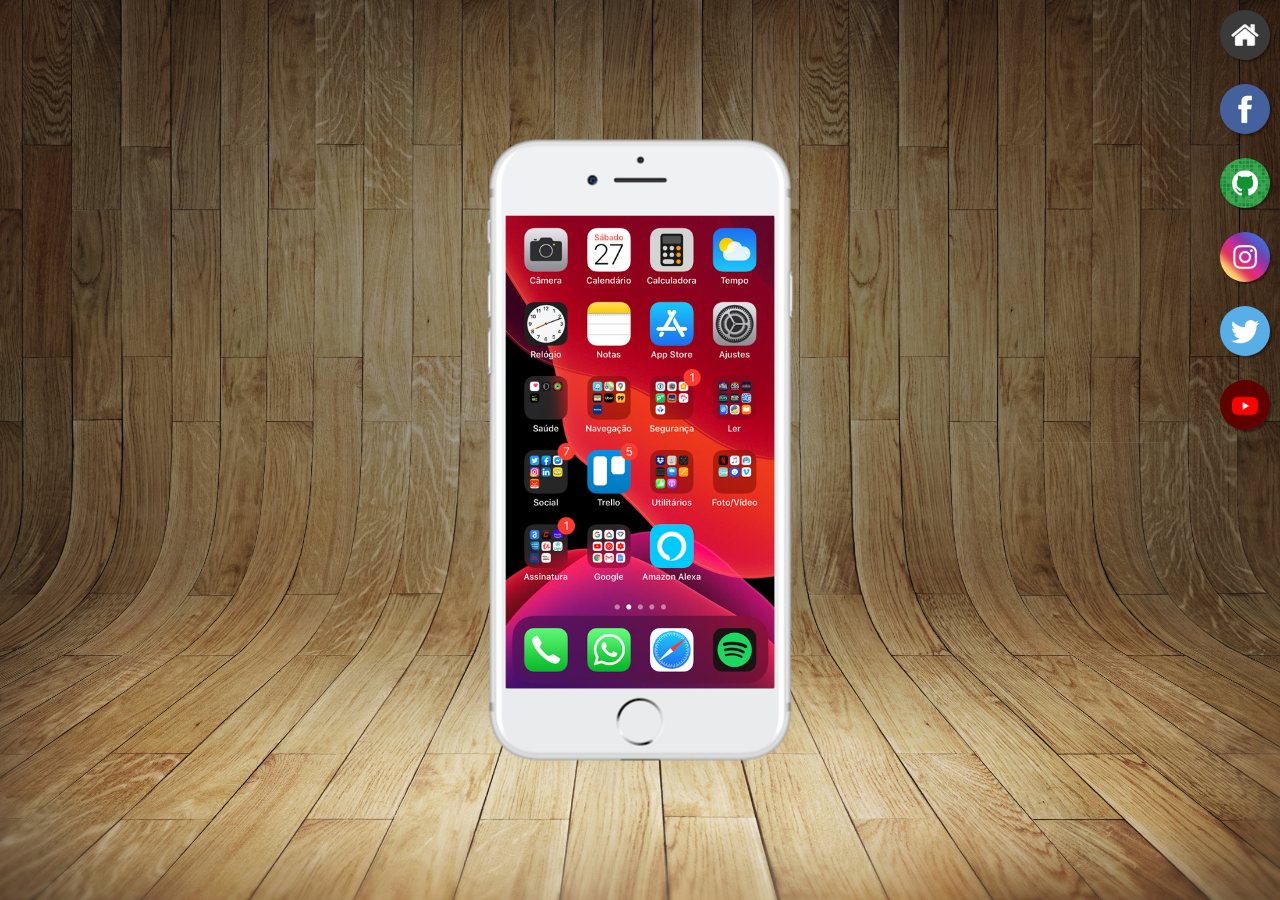
<file: index.html>
<!DOCTYPE html>
<html lang="pt-br">
<head>
    <meta charset="UTF-8">
    <meta http-equiv="X-UA-Compatible" content="IE=edge">
    <meta name="viewport" content="width=device-width, initial-scale=1.0">
    <title>Página celular</title>
    <link rel="shortcut icon" href="imagens/favicon.ico" type="image/x-icon">
    <link rel="stylesheet" href="estilos/style.css">
</head>
<body>
    <main>
        <section id="telefone">

            <iframe src="home.html" name="tela" id="tela" frameborder="0"></iframe>

        </section>
        <section id="redessociais">

            <a href="home.html" target="tela"><img src="imagens/logo-home.jpg" alt=""></a>
            <br>
            <a href="facebook.html" target="tela"><img src="imagens/logo-facebook.jpg" alt=""></a>
            <br>
            <a href="github.html" target="tela"><img src="imagens/logo-github.jpg" alt=""></a>
            <br>
            <a href="instagram.html" target="tela"><img src="imagens/logo-instagram.jpg" alt=""></a>
            <br>
            <a href="twitter.html" target="tela"><img src="imagens/logo-twitter.jpg" alt=""></a>
            <br>
            <a href="youtube.html" target="tela"><img src="imagens/logo-youtube.jpg" alt=""></a>

        </section>
    </main>
</body>
</html>
</file>
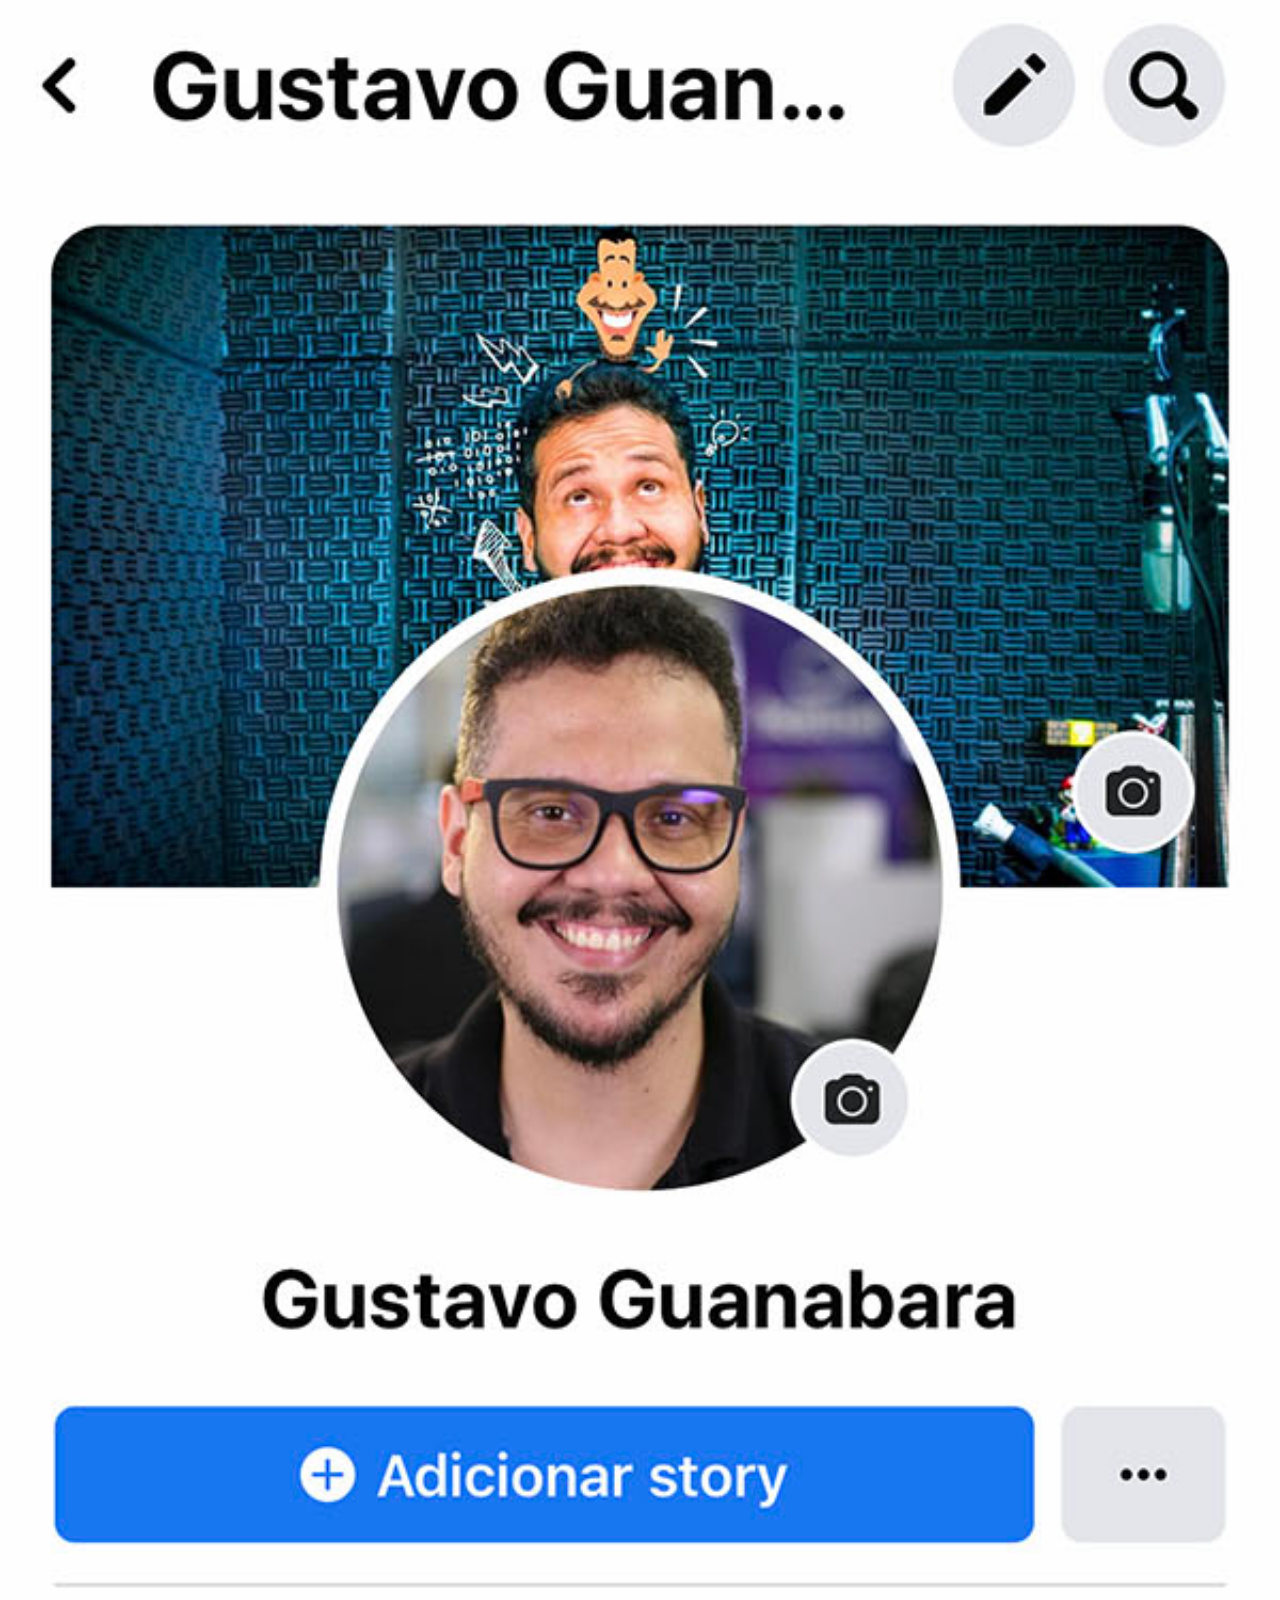
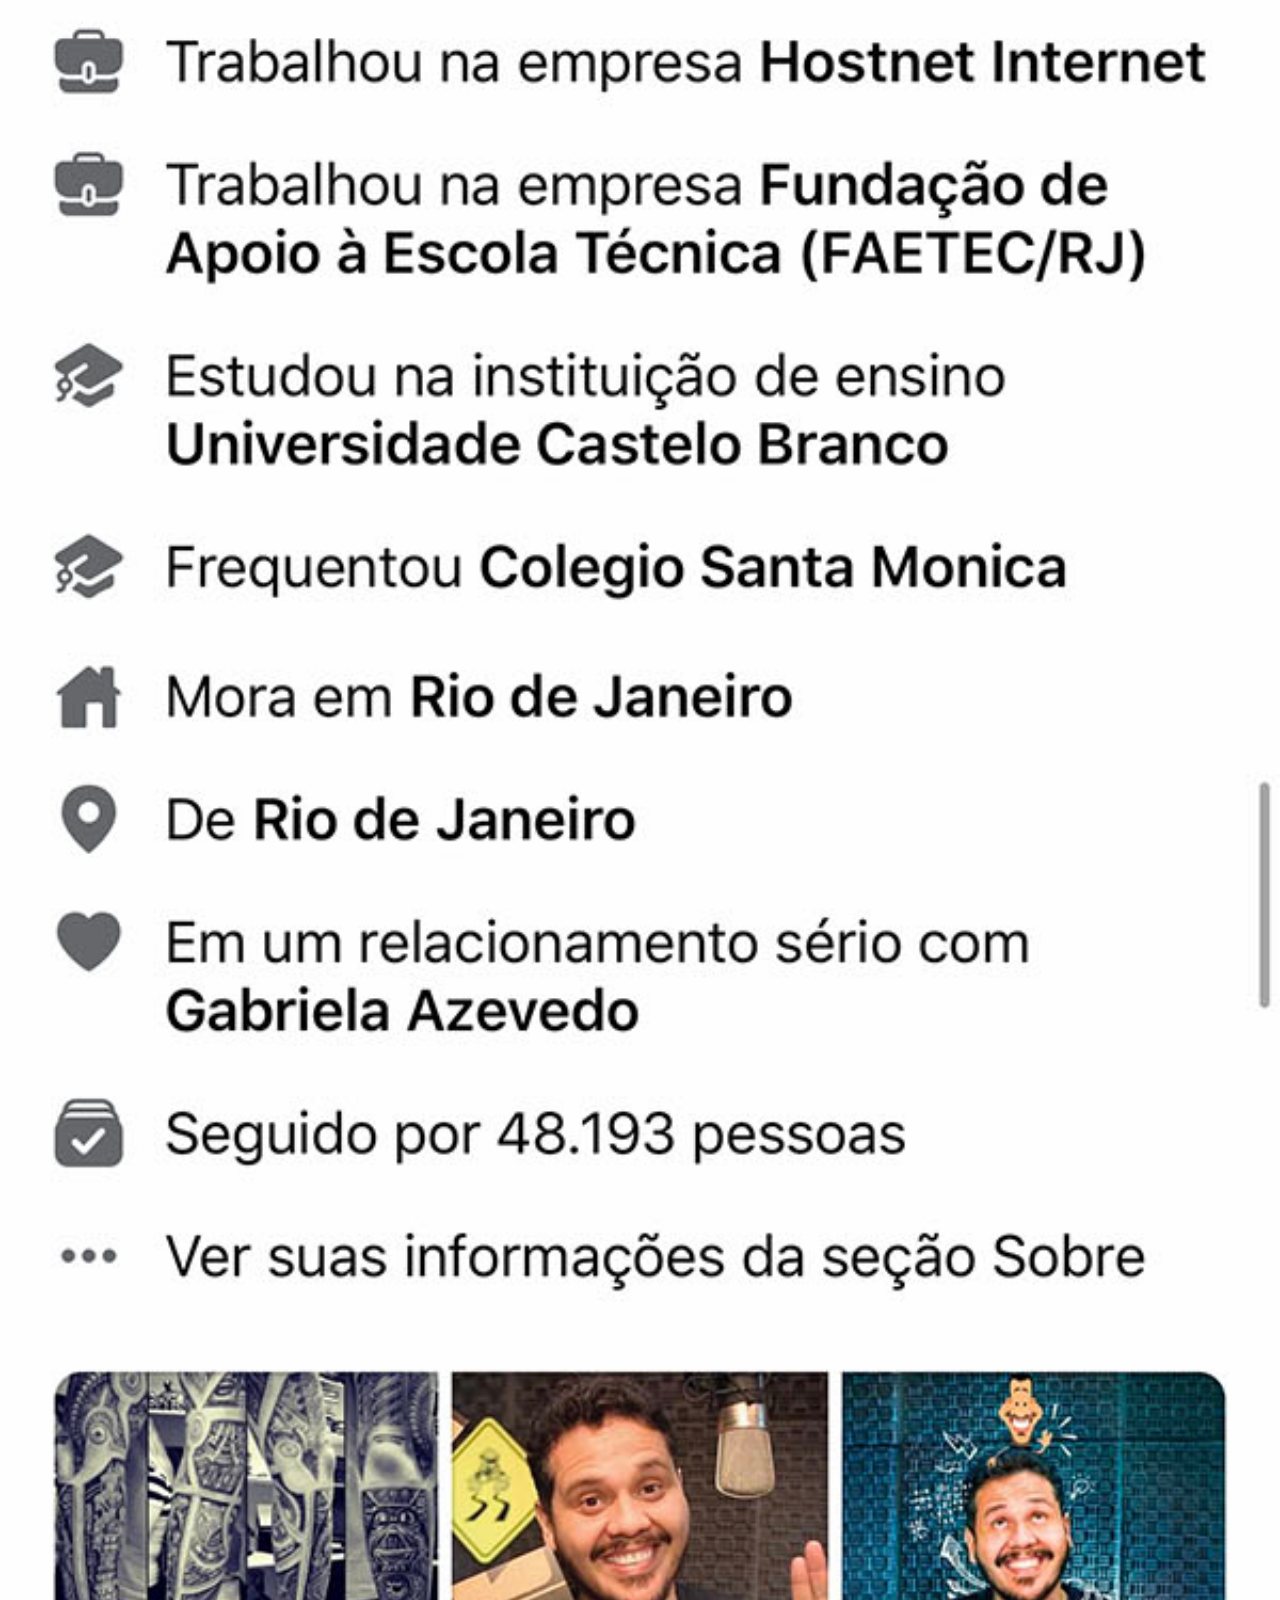
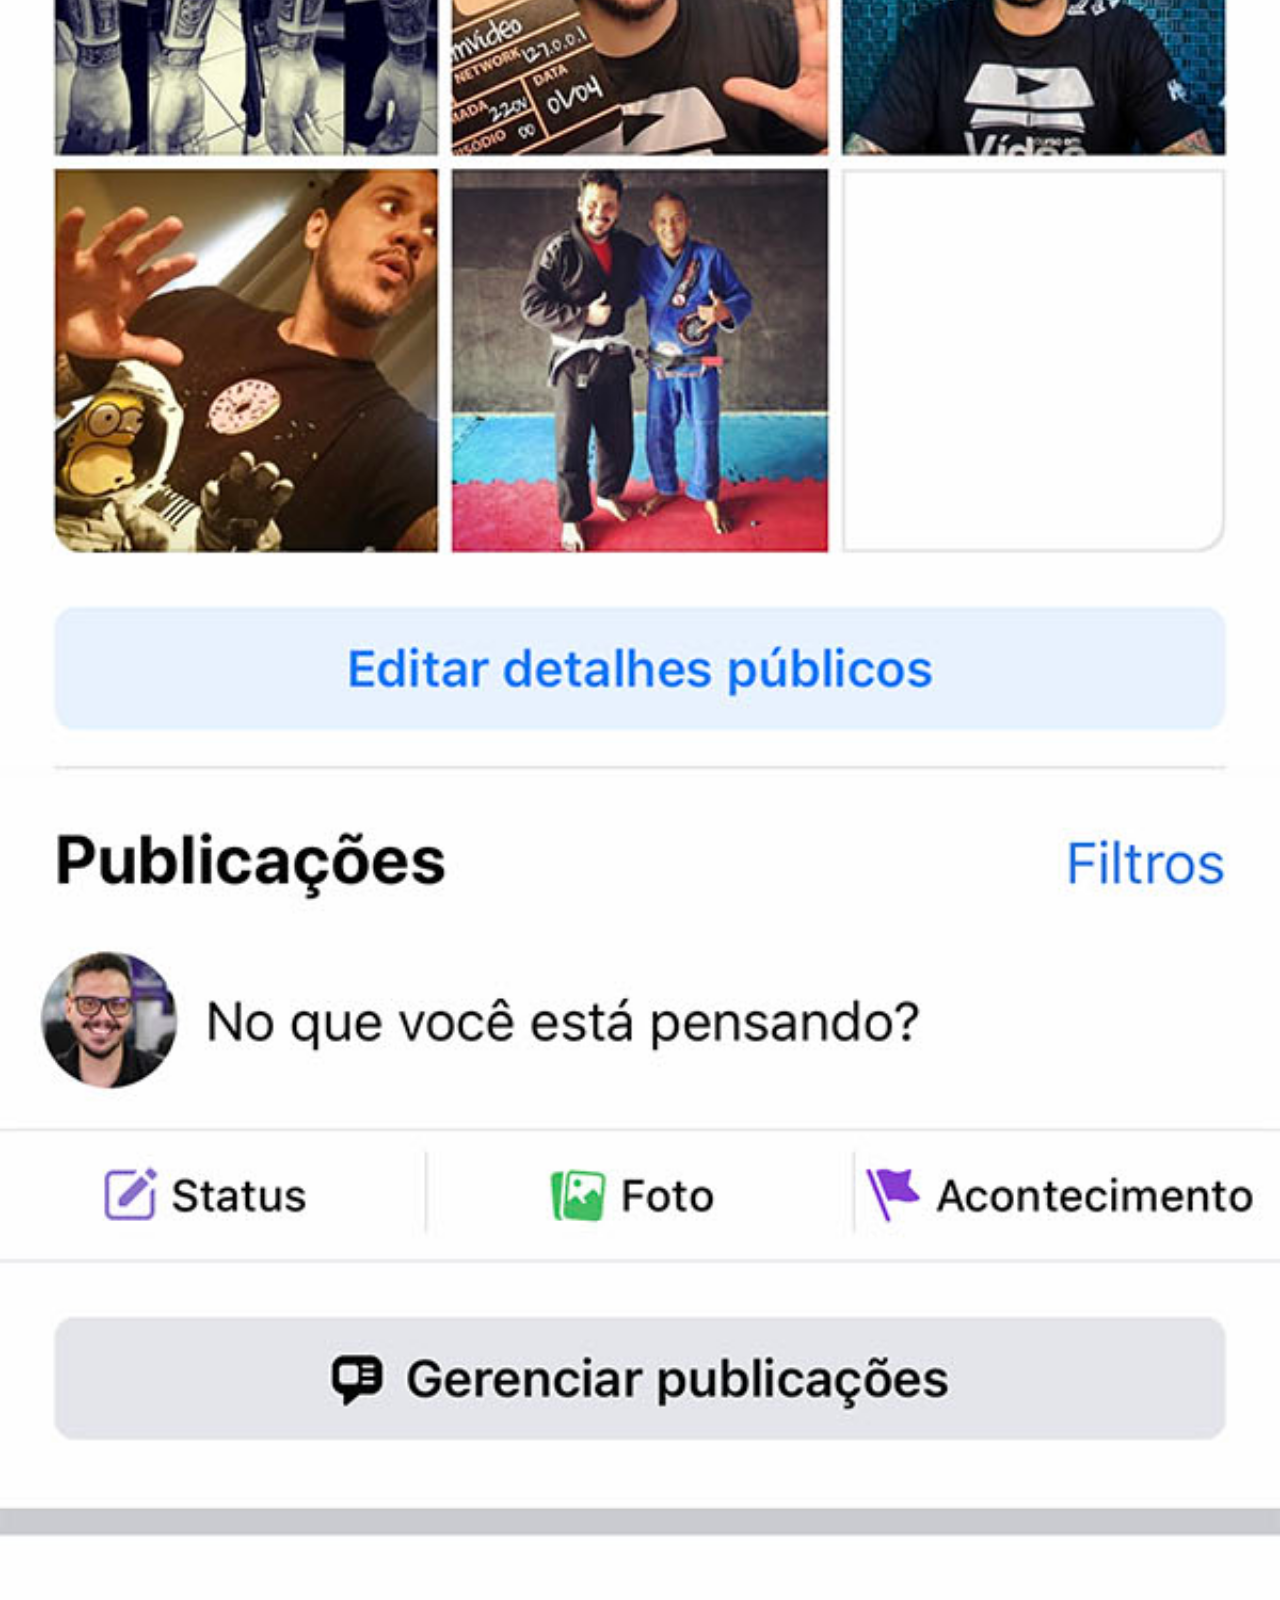
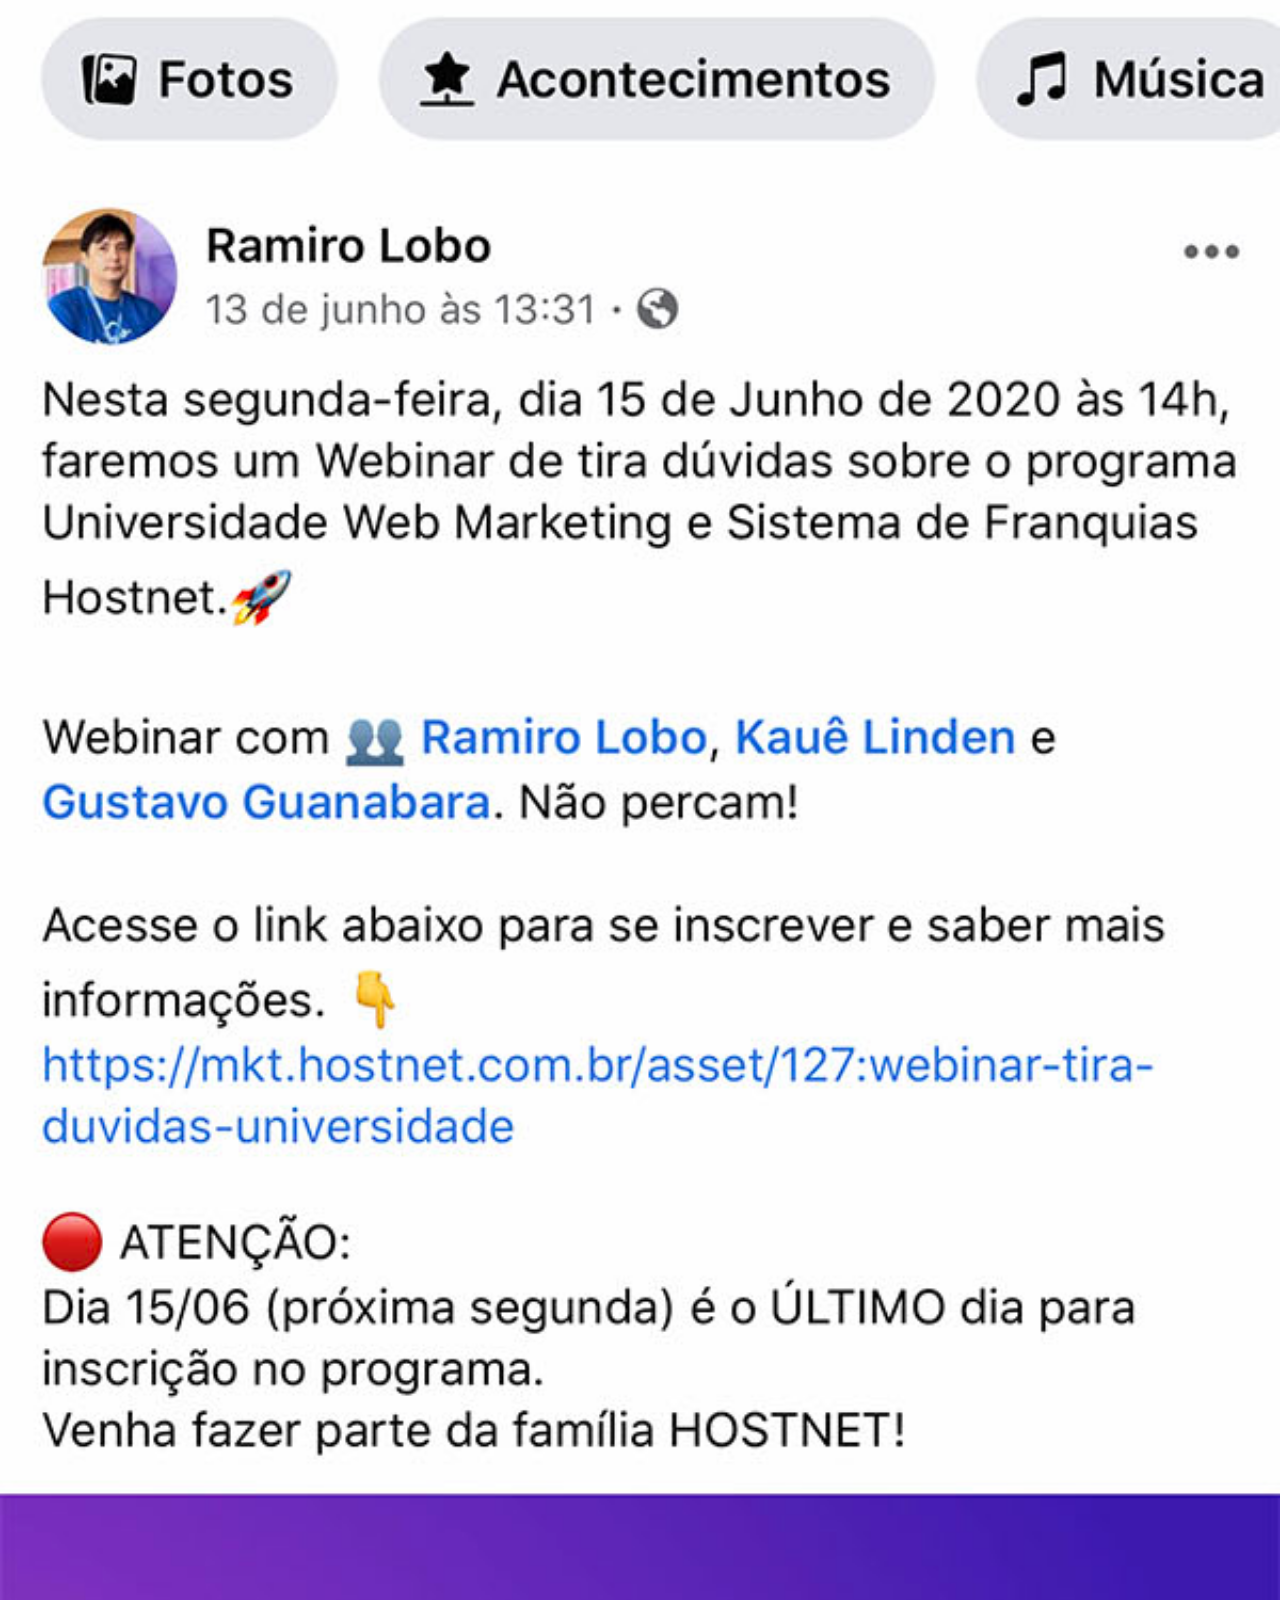
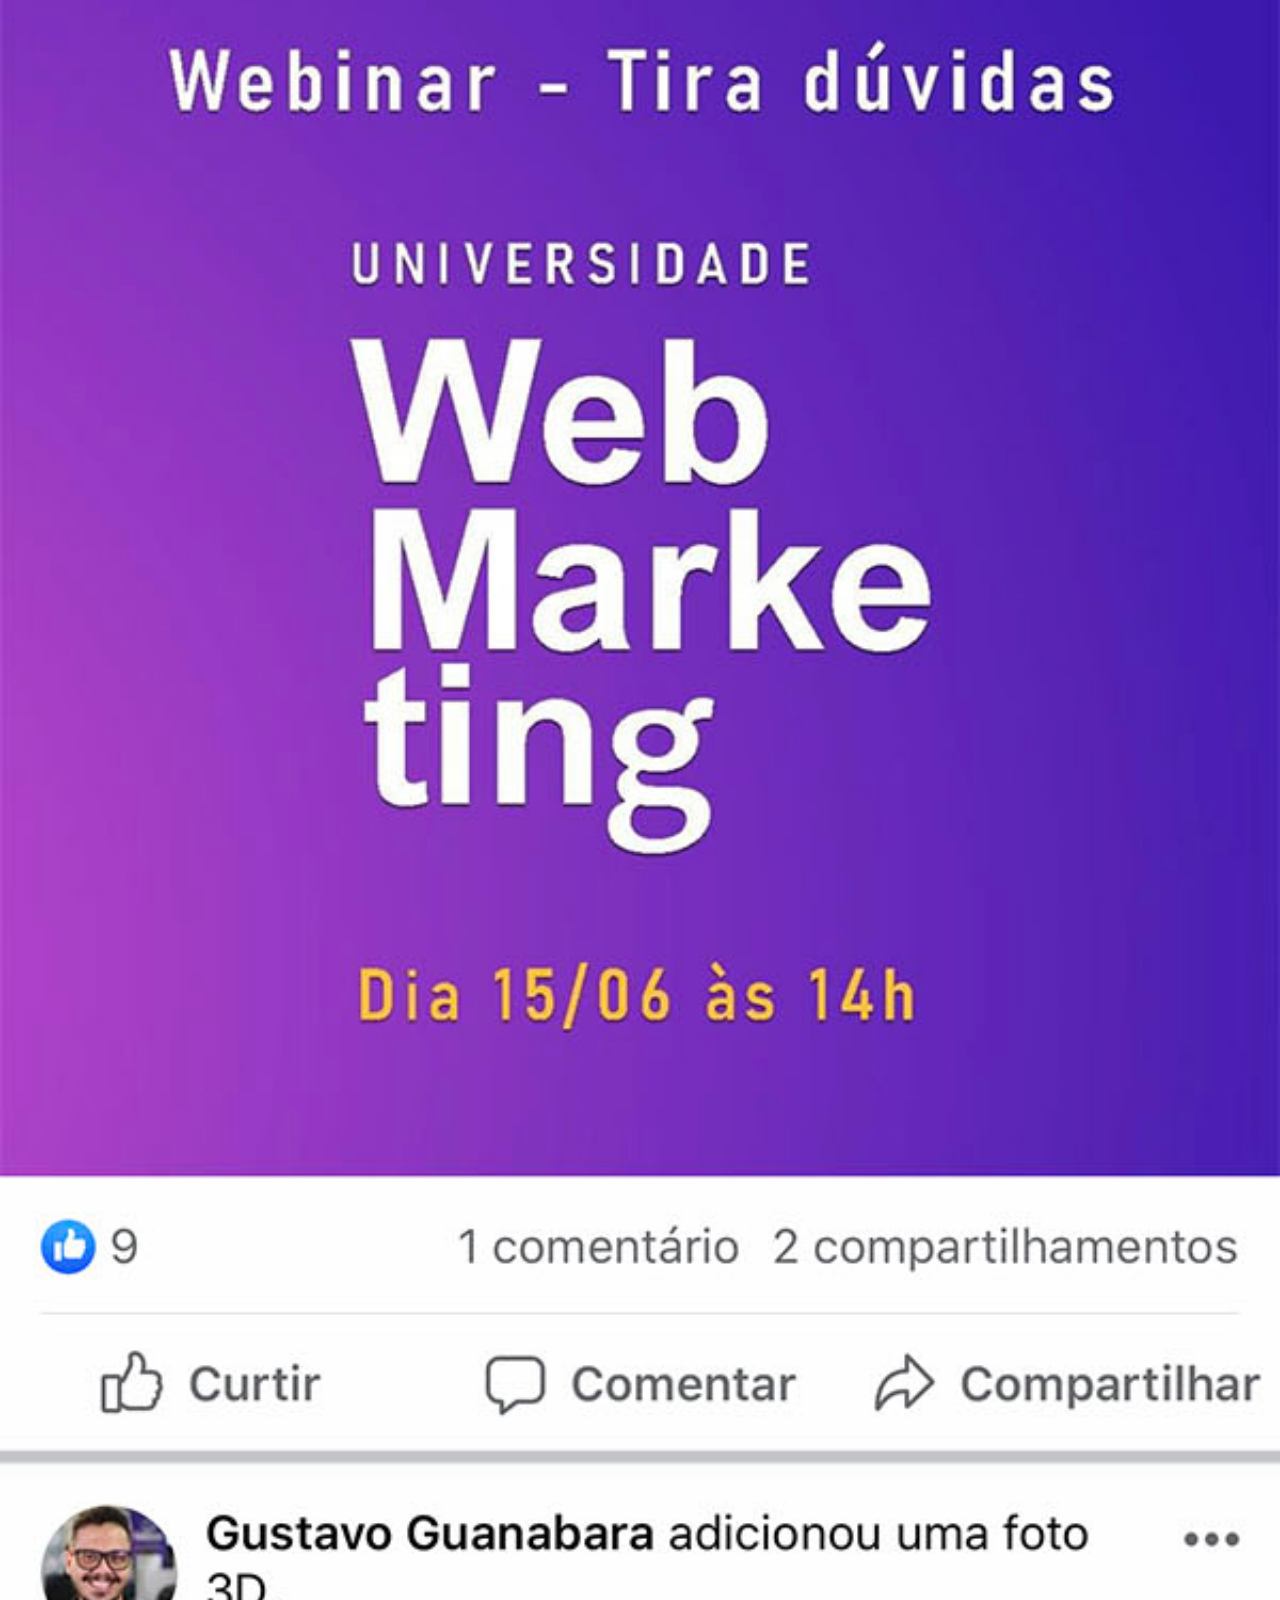
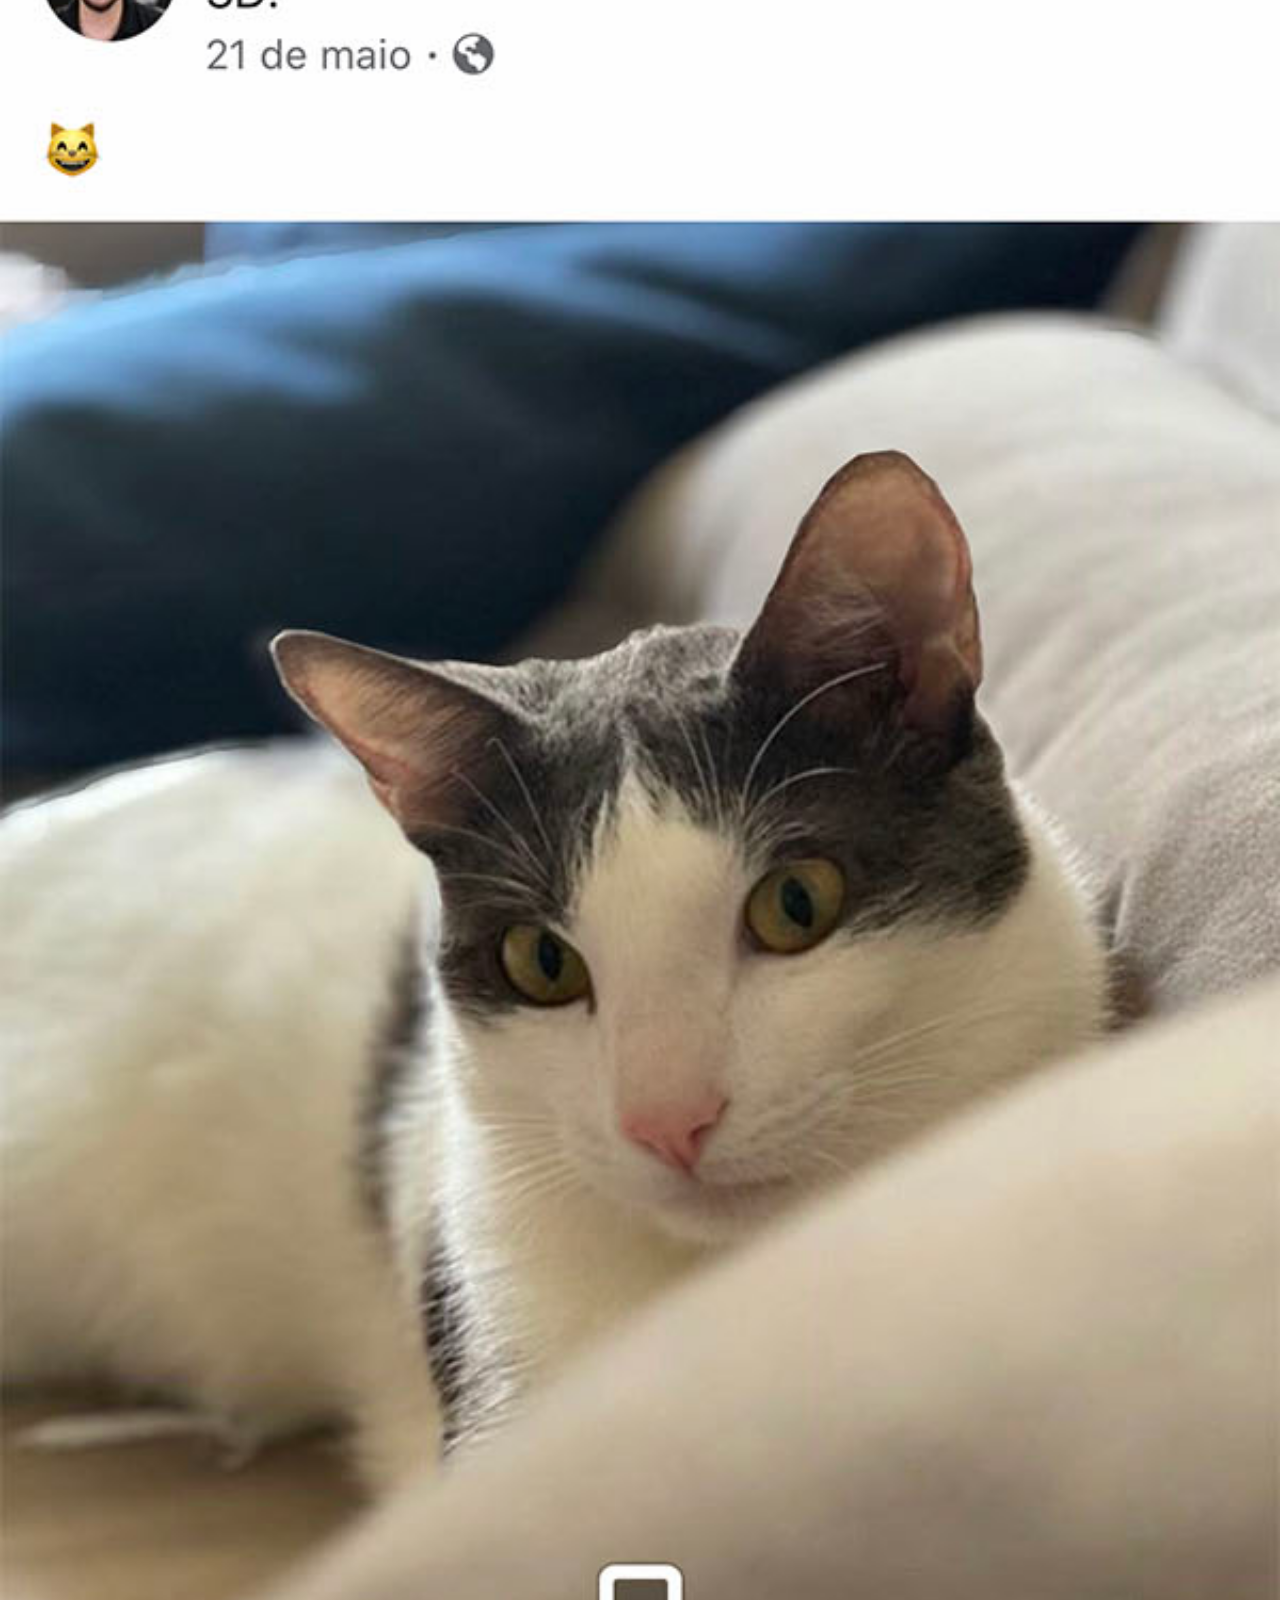
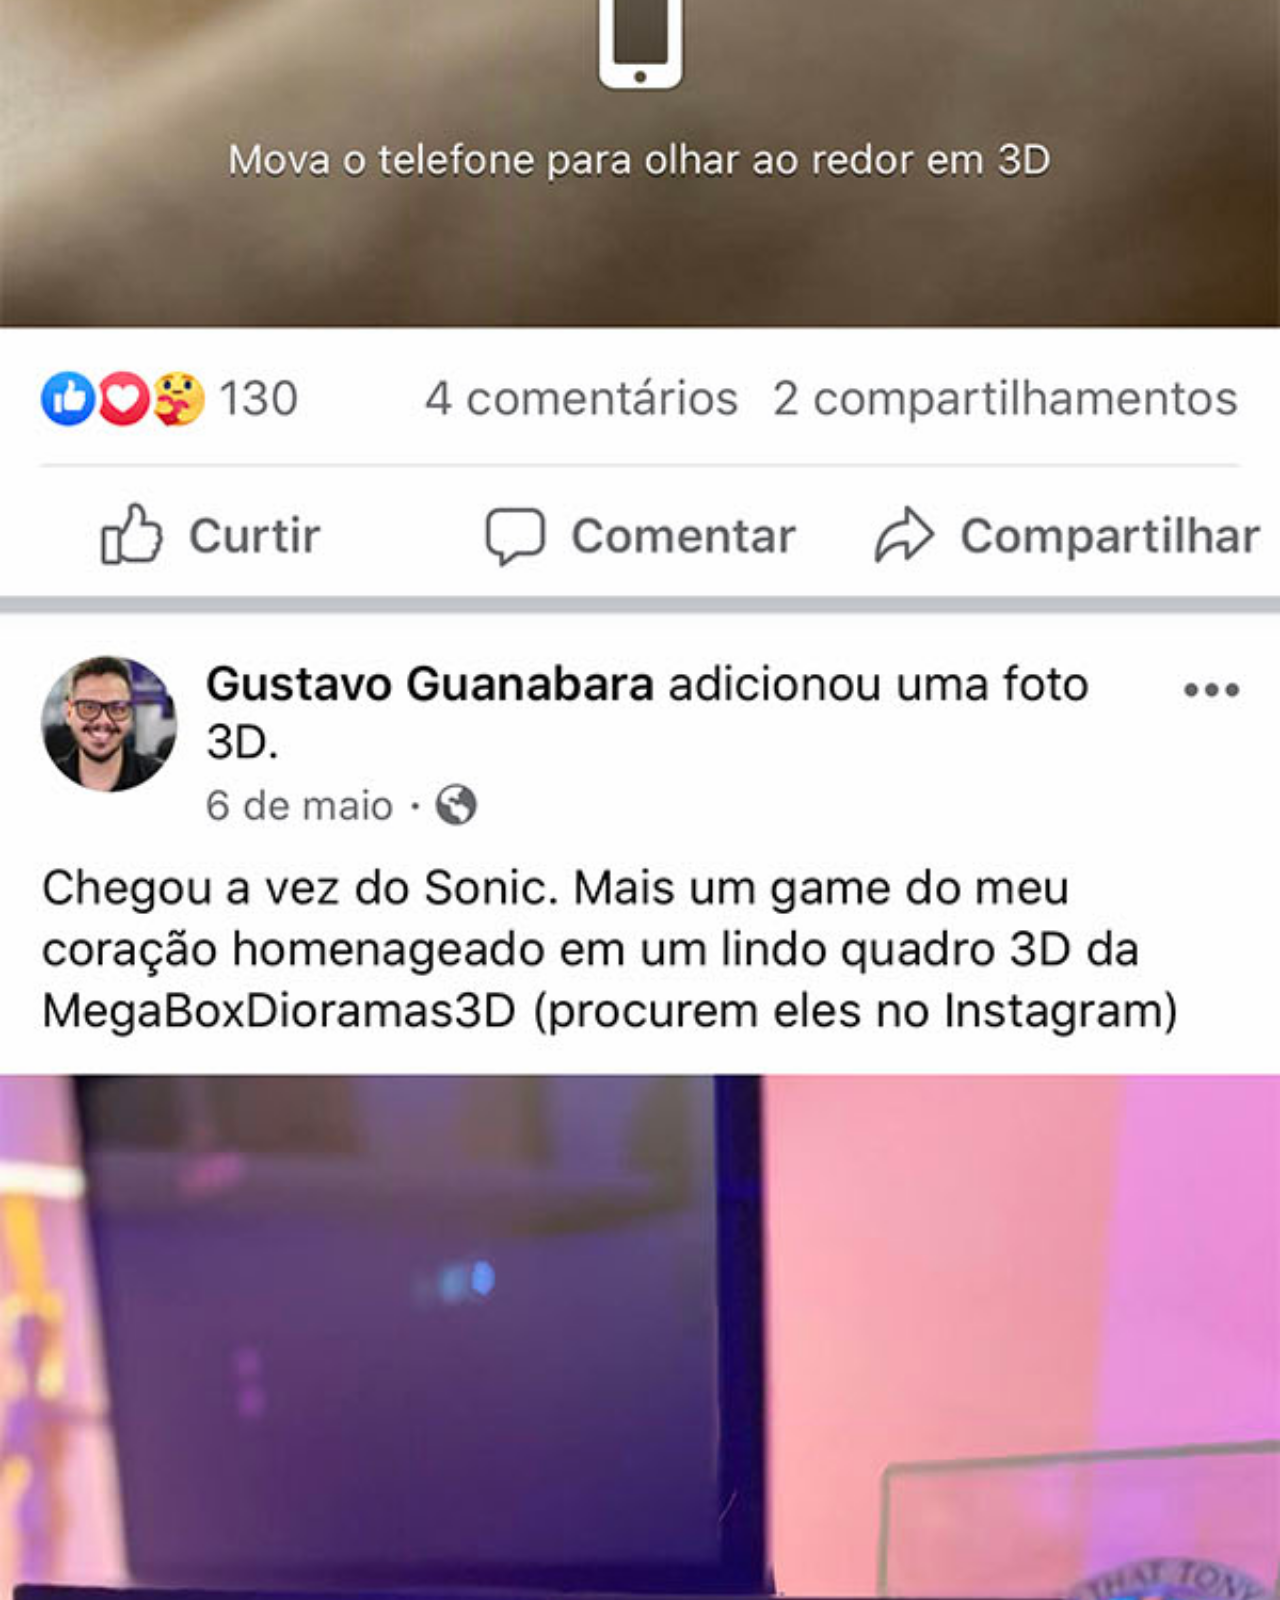
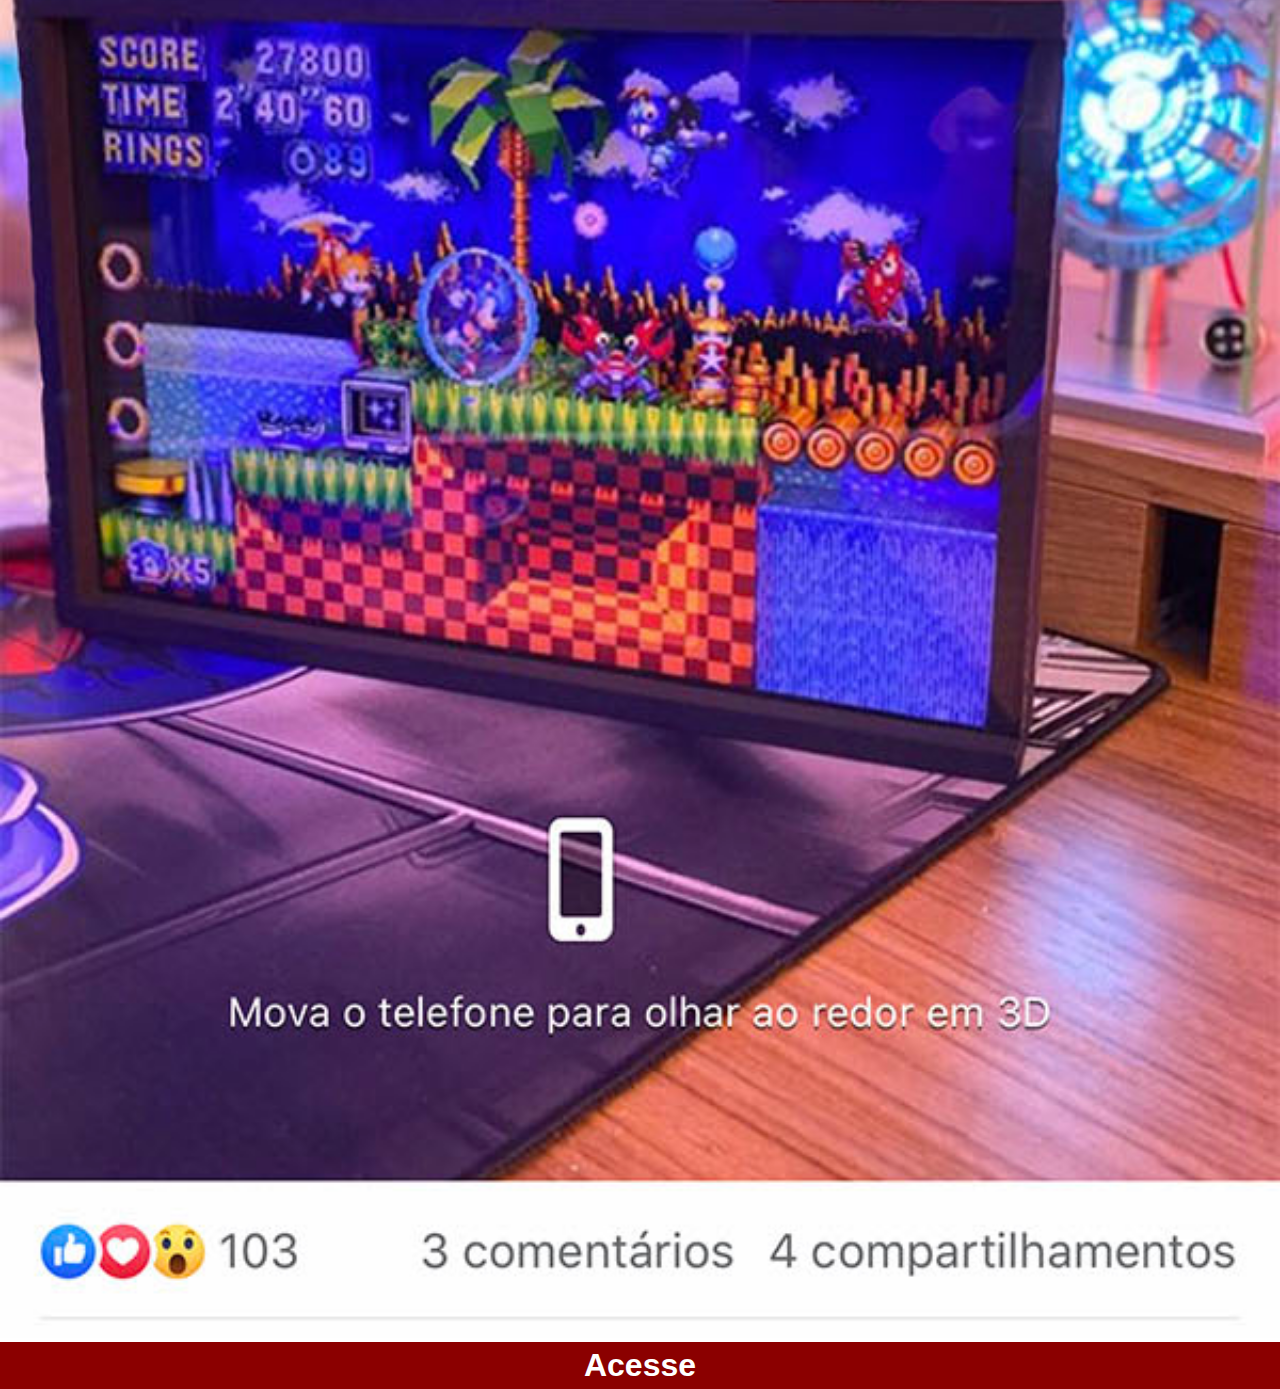
<file: facebook.html>
<!DOCTYPE html>
<html lang="en">
<head>
    <meta charset="UTF-8">
    <meta http-equiv="X-UA-Compatible" content="IE=edge">
    <meta name="viewport" content="width=device-width, initial-scale=1.0">
    <title>Document</title>
    <link rel="stylesheet" href="estilos/social.css">
</head>
<body>
    <img src="imagens/tela-facebook.jpg" alt="">
    <a href="https://pt-br.facebook.com/CursosEmVideo/" target="_blank">Acesse</a>
</body>
</html>
</file>
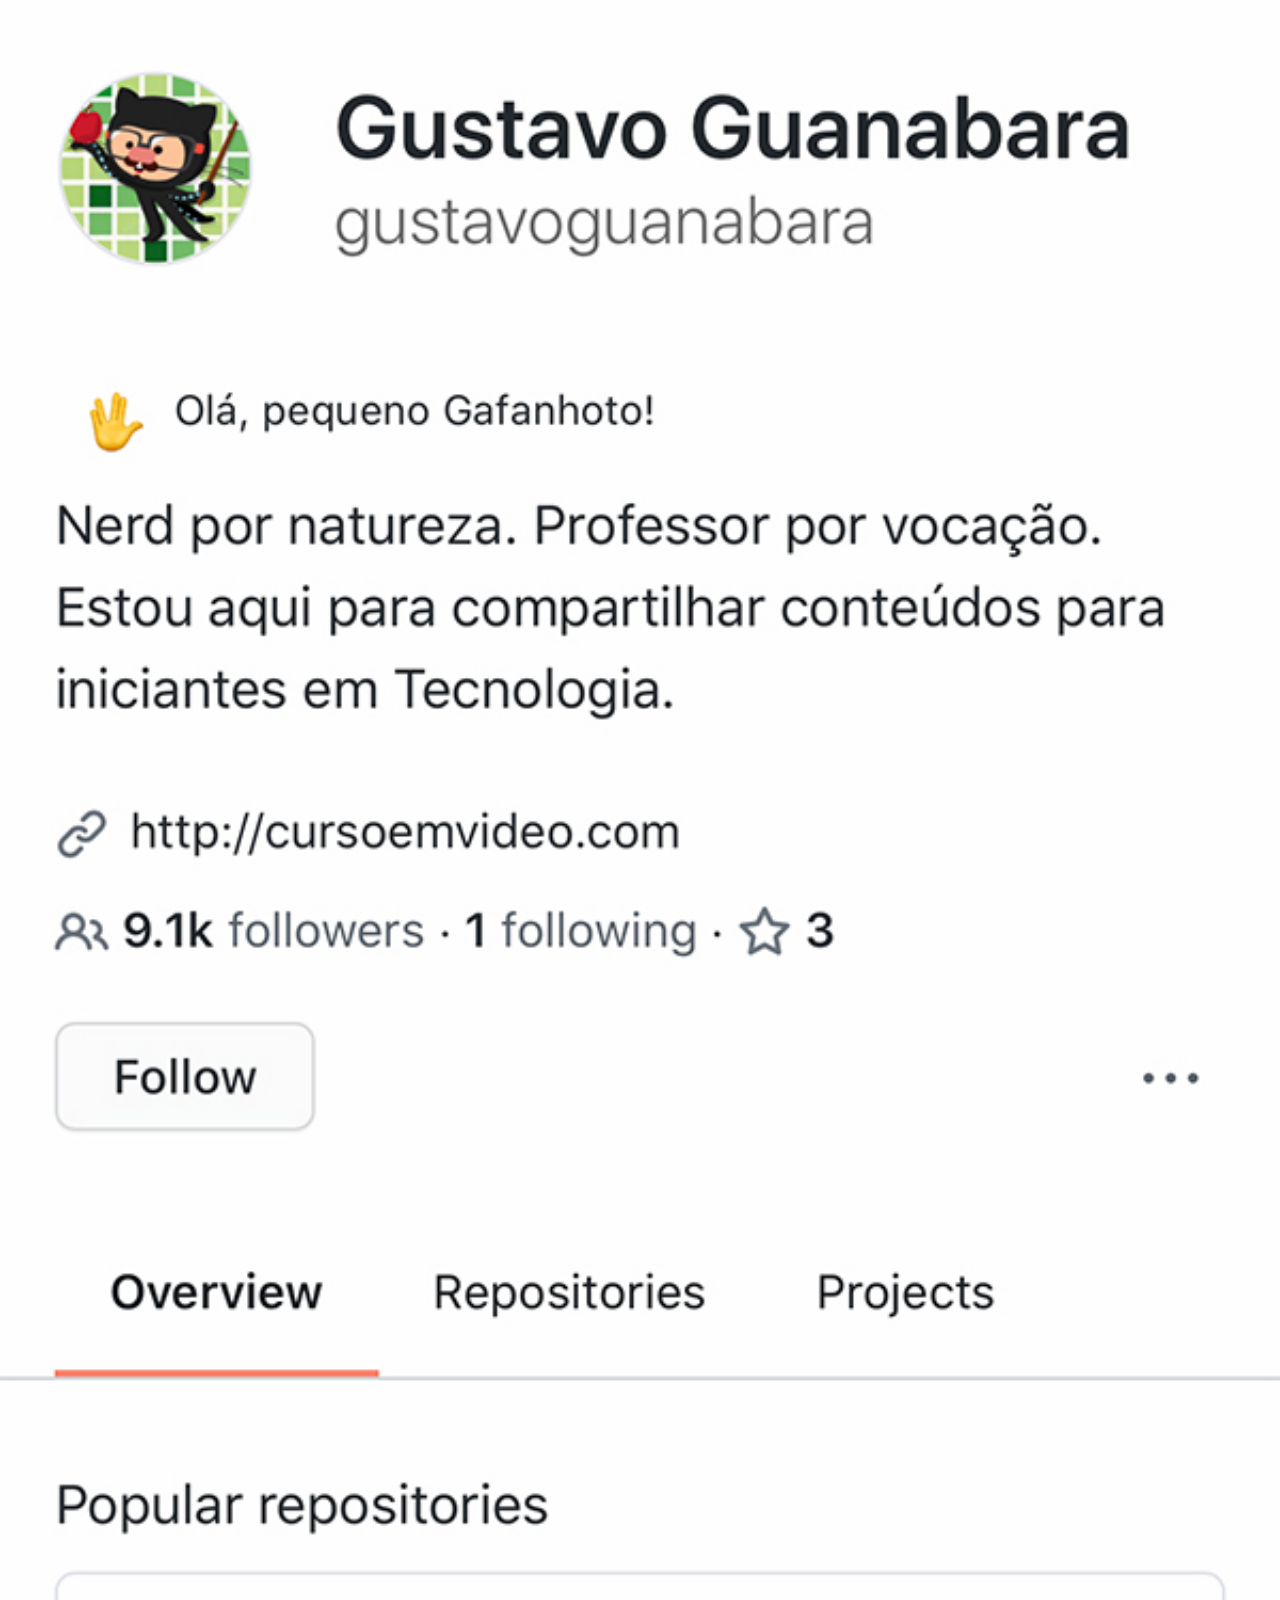
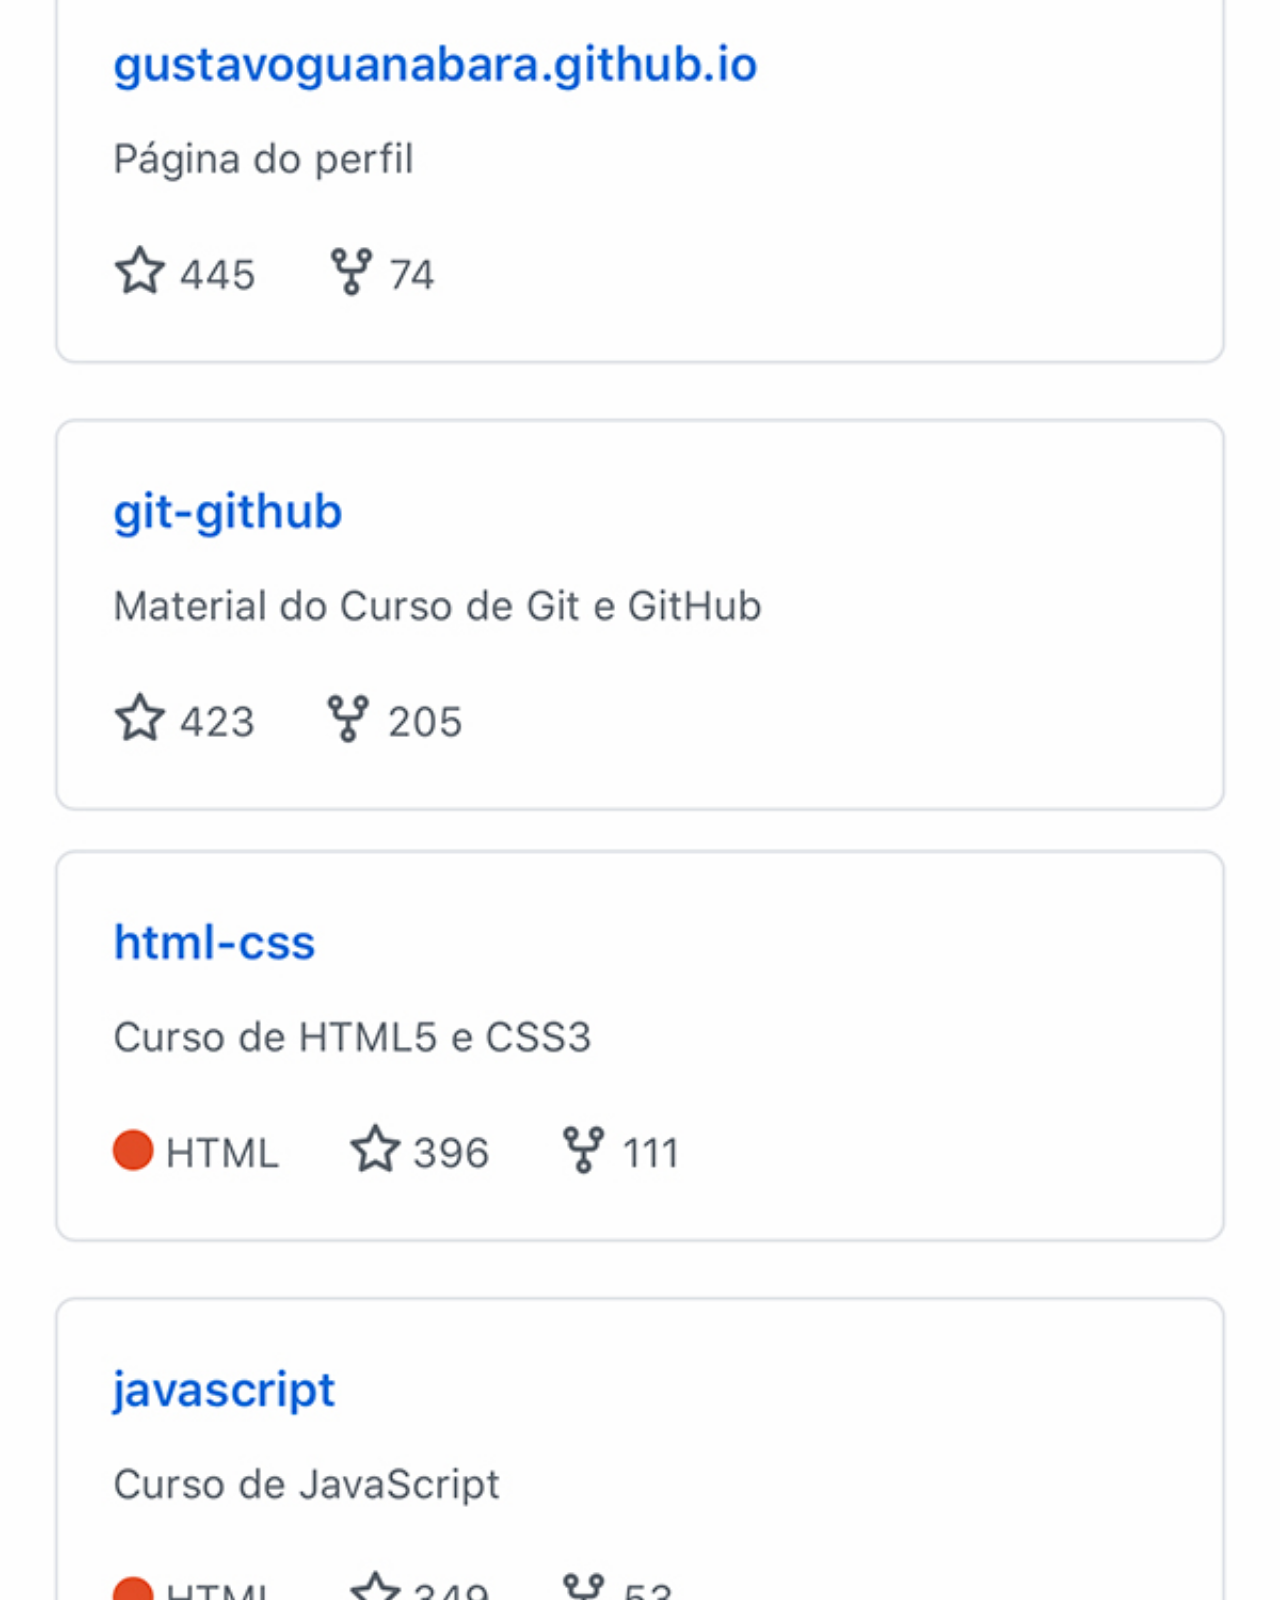
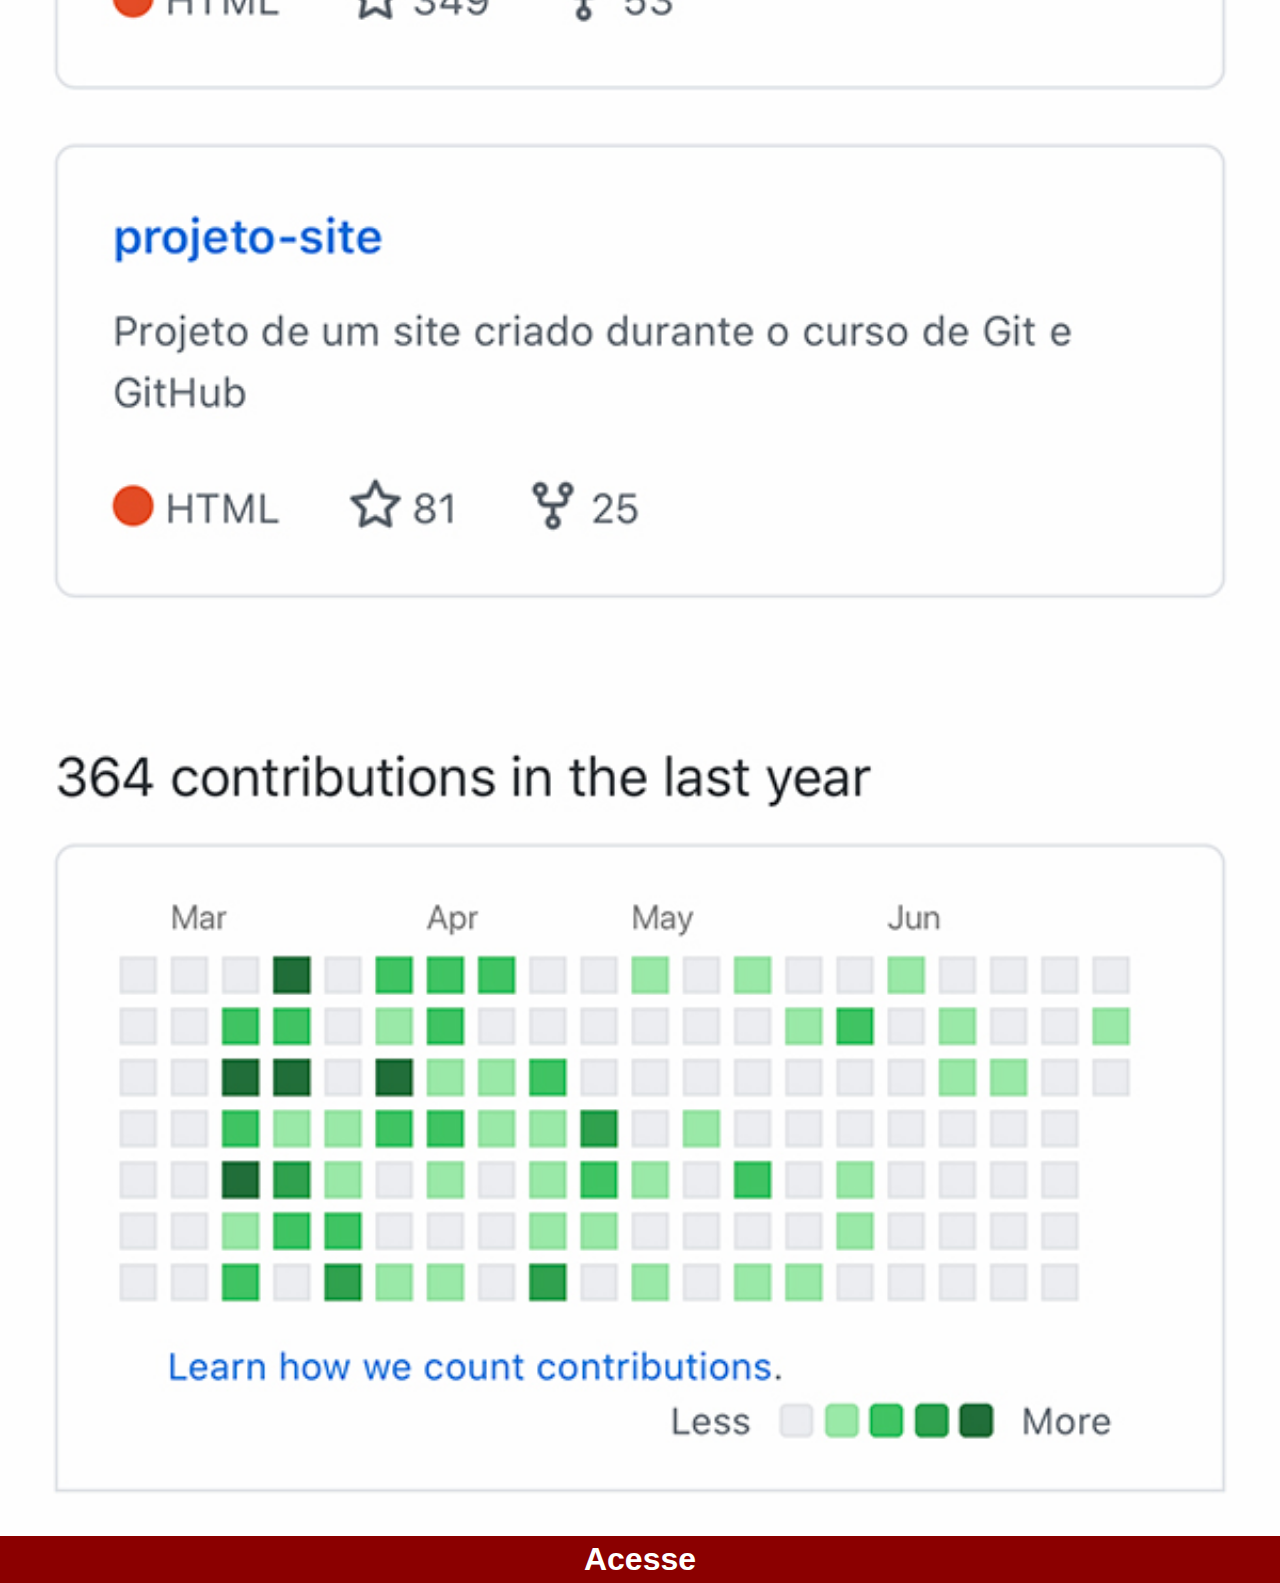
<file: github.html>
<!DOCTYPE html>
<html lang="en">
<head>
    <meta charset="UTF-8">
    <meta http-equiv="X-UA-Compatible" content="IE=edge">
    <meta name="viewport" content="width=device-width, initial-scale=1.0">
    <title>Document</title>
    <link rel="stylesheet" href="estilos/social.css">
</head>
<body>
    <img src="imagens/tela-github.jpg" alt="">
    <a href="https://gustvoguanabara.github.io" target="_blank">Acesse</a>
</body>
</html>
</file>
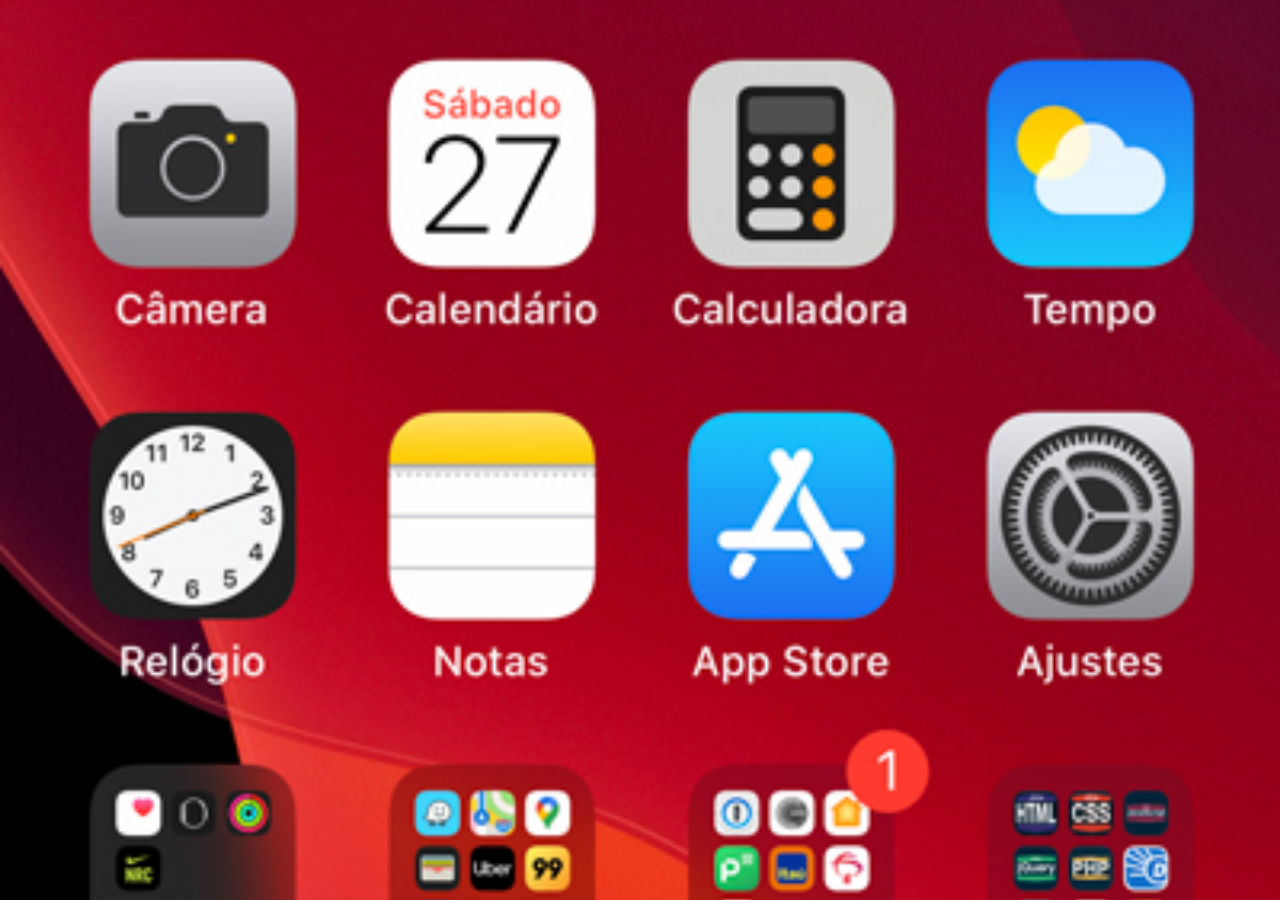
<file: home.html>
<!DOCTYPE html>
<html lang="en">
<head>
    <meta charset="UTF-8">
    <meta http-equiv="X-UA-Compatible" content="IE=edge">
    <meta name="viewport" content="width=device-width, initial-scale=1.0">
    <title>Document</title>
    <style>
        * {
            padding: 0;
            margin: 0;
        }

        body {
            background-image: url(imagens/tela-home.jpg);
            width: 100vw;
            height: 100vh;
            background-repeat: no-repeat;
            background-position: top center;
            background-size: cover;
        }
    </style>
</head>
<body>

</body>
</html>
</file>
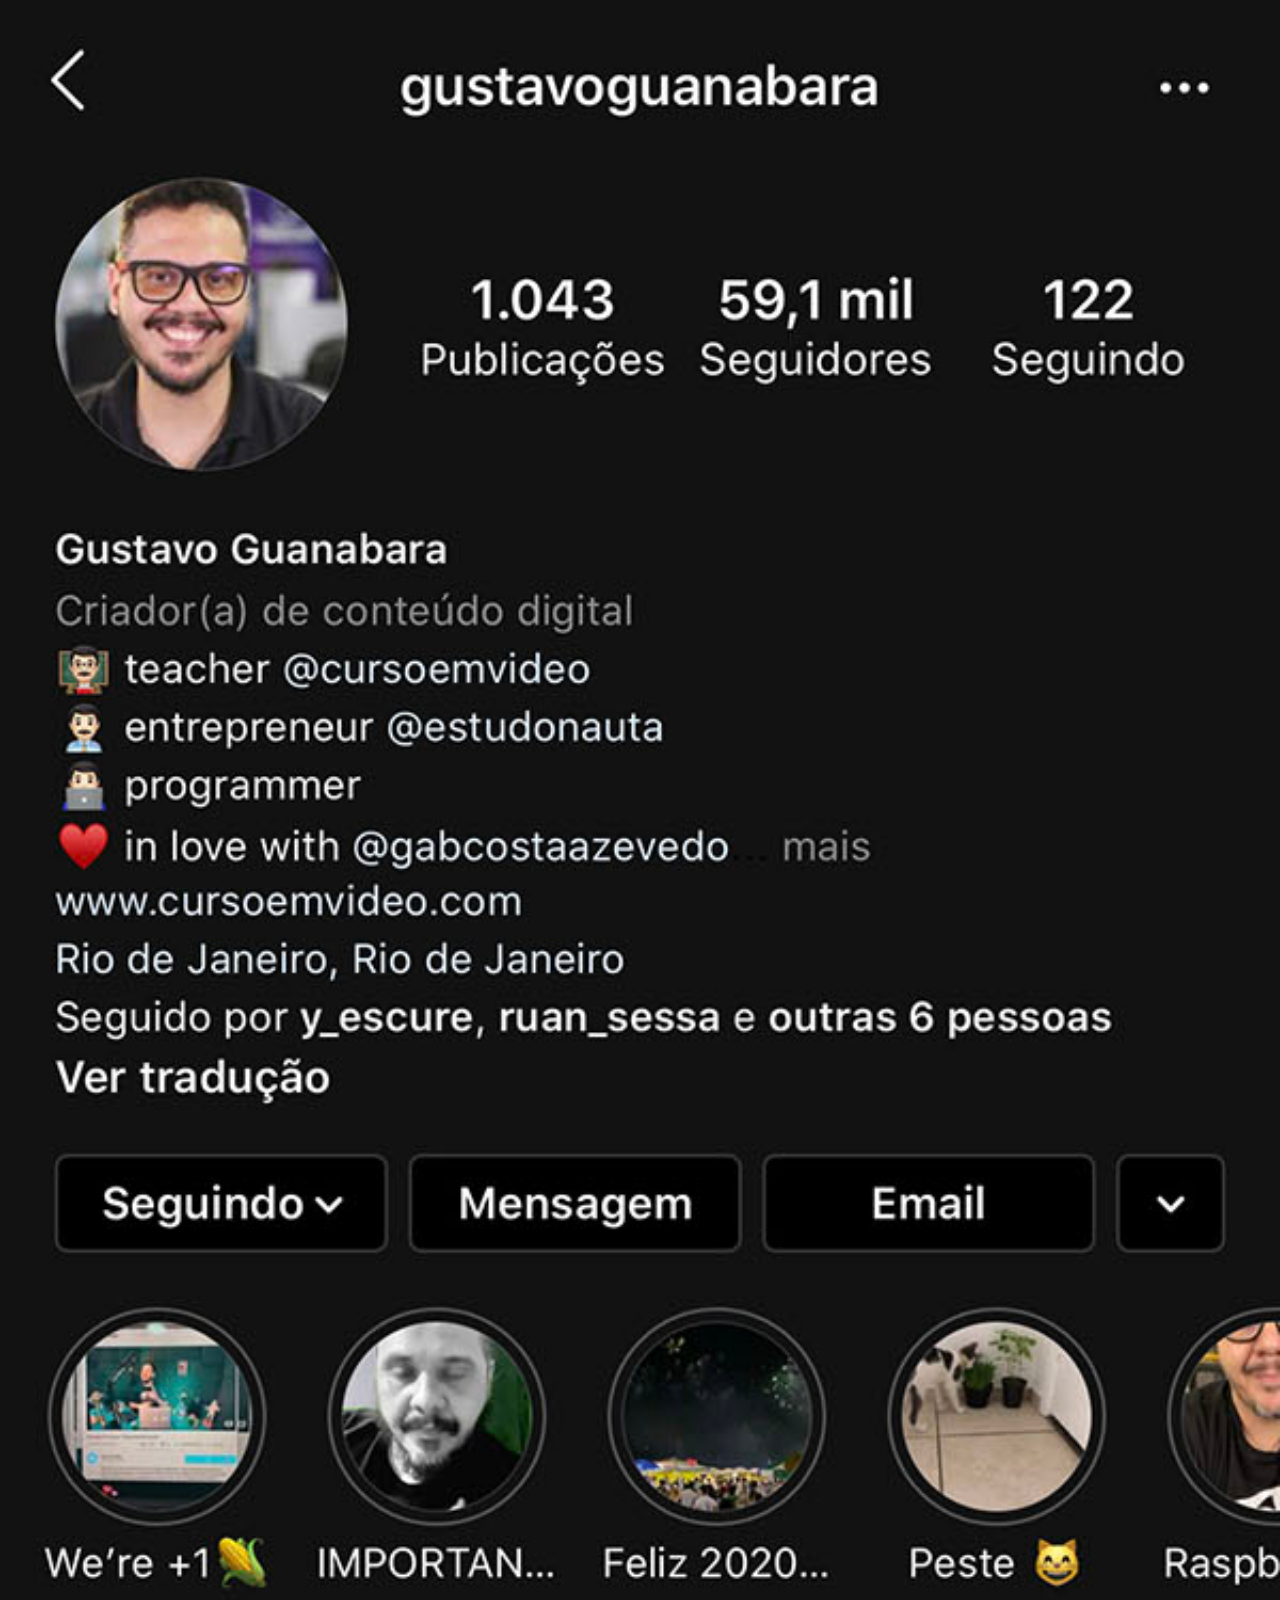
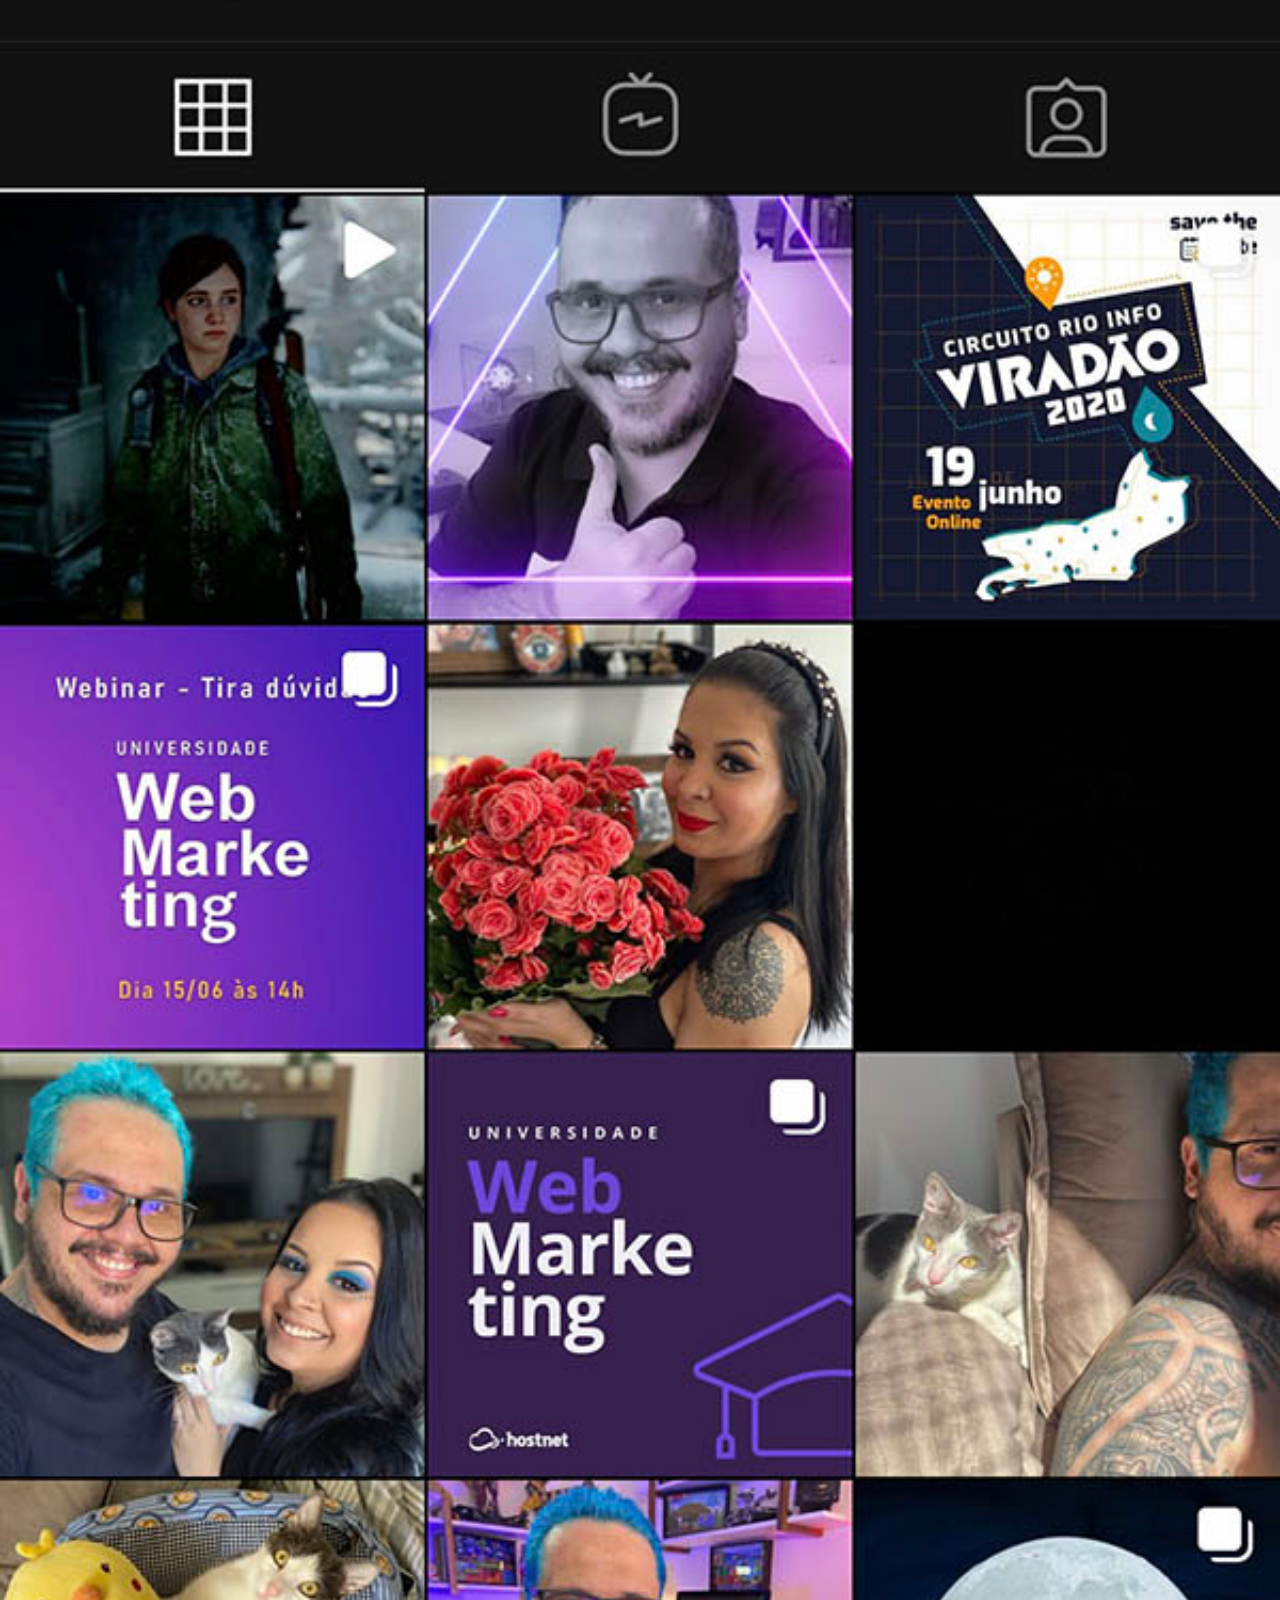
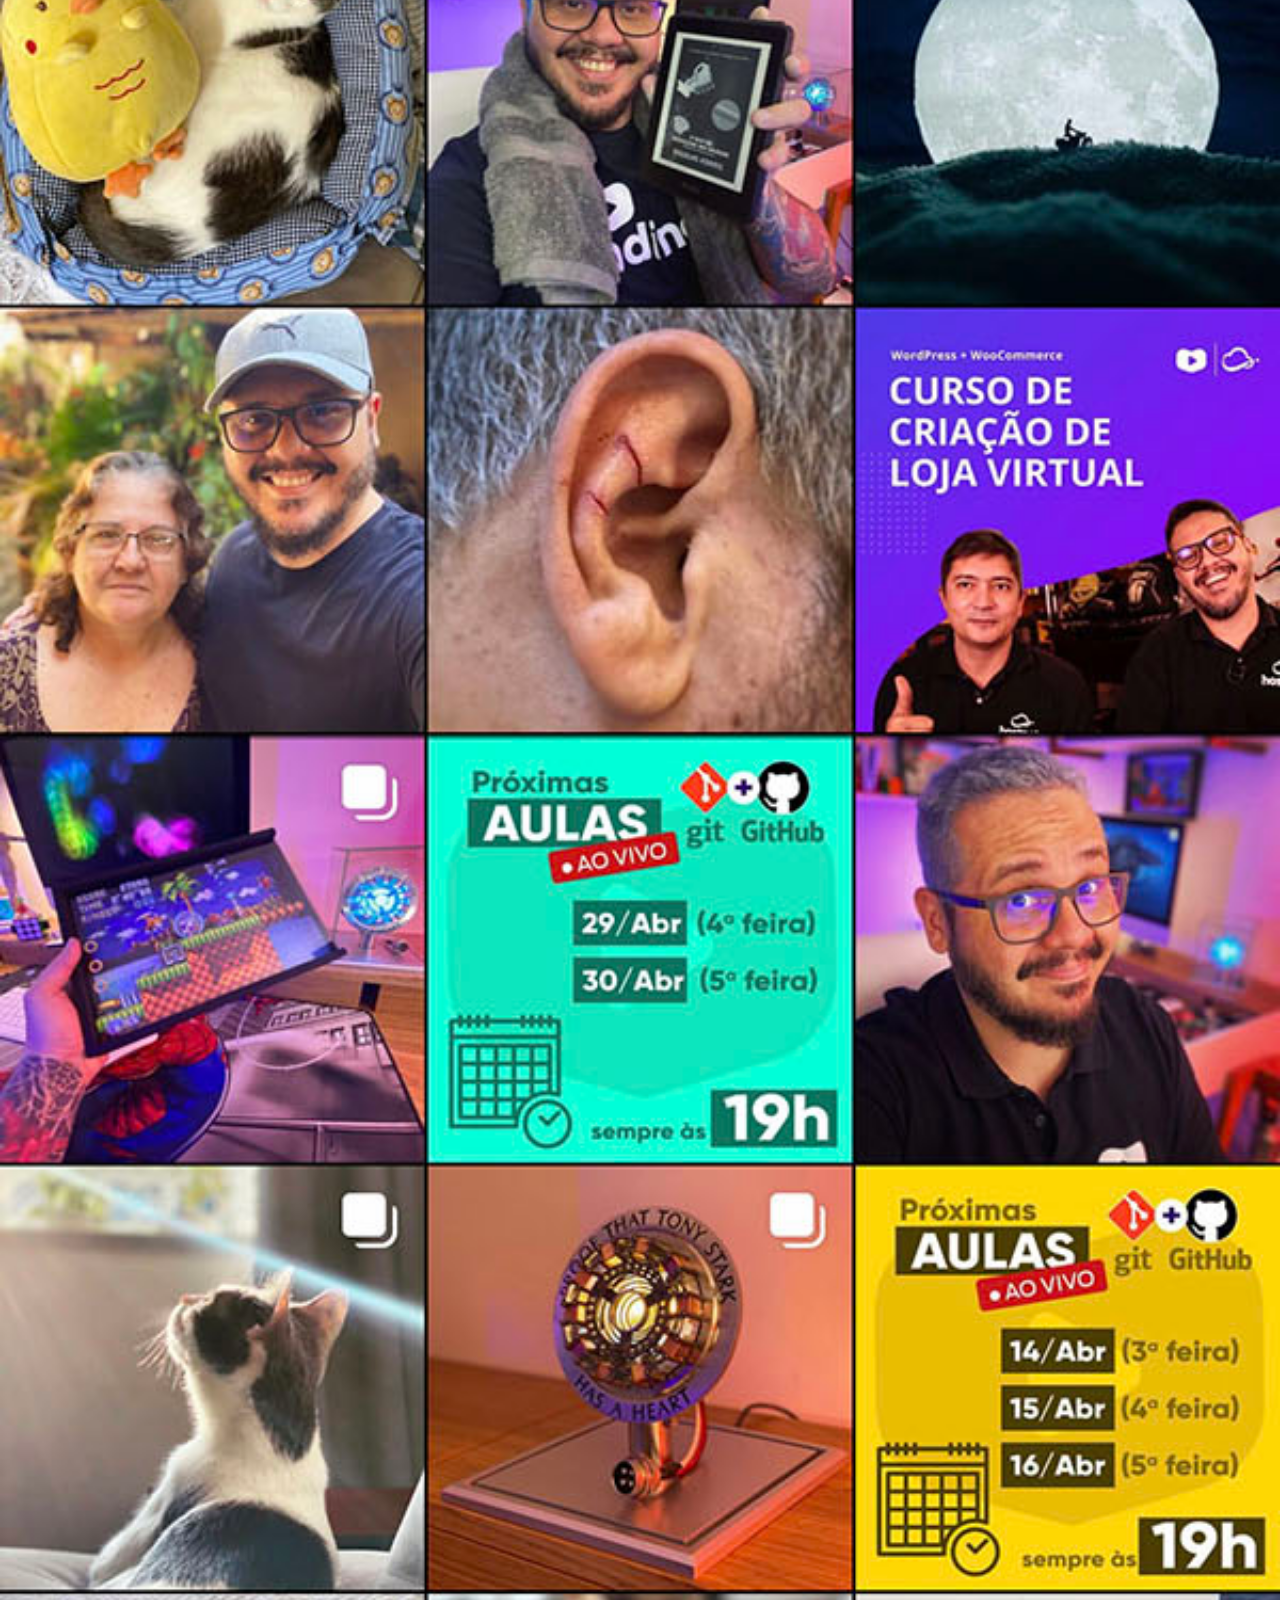
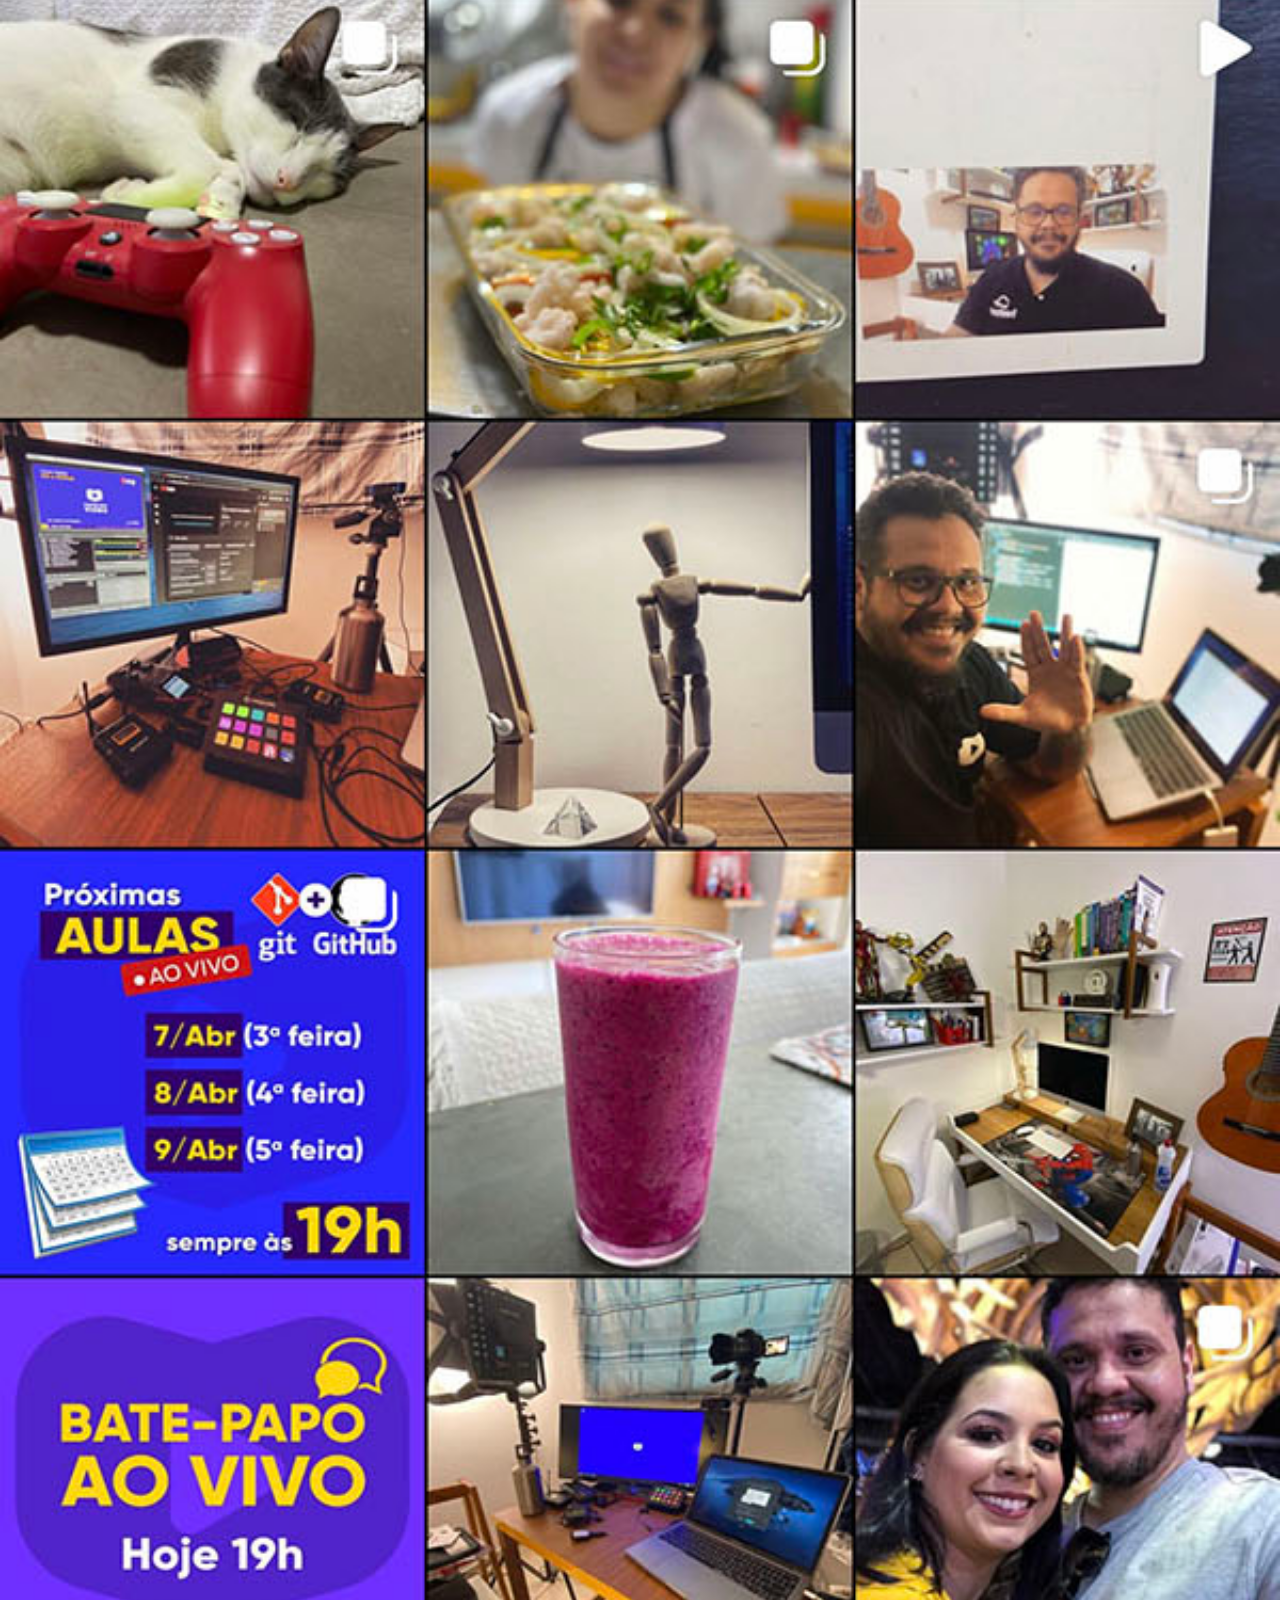
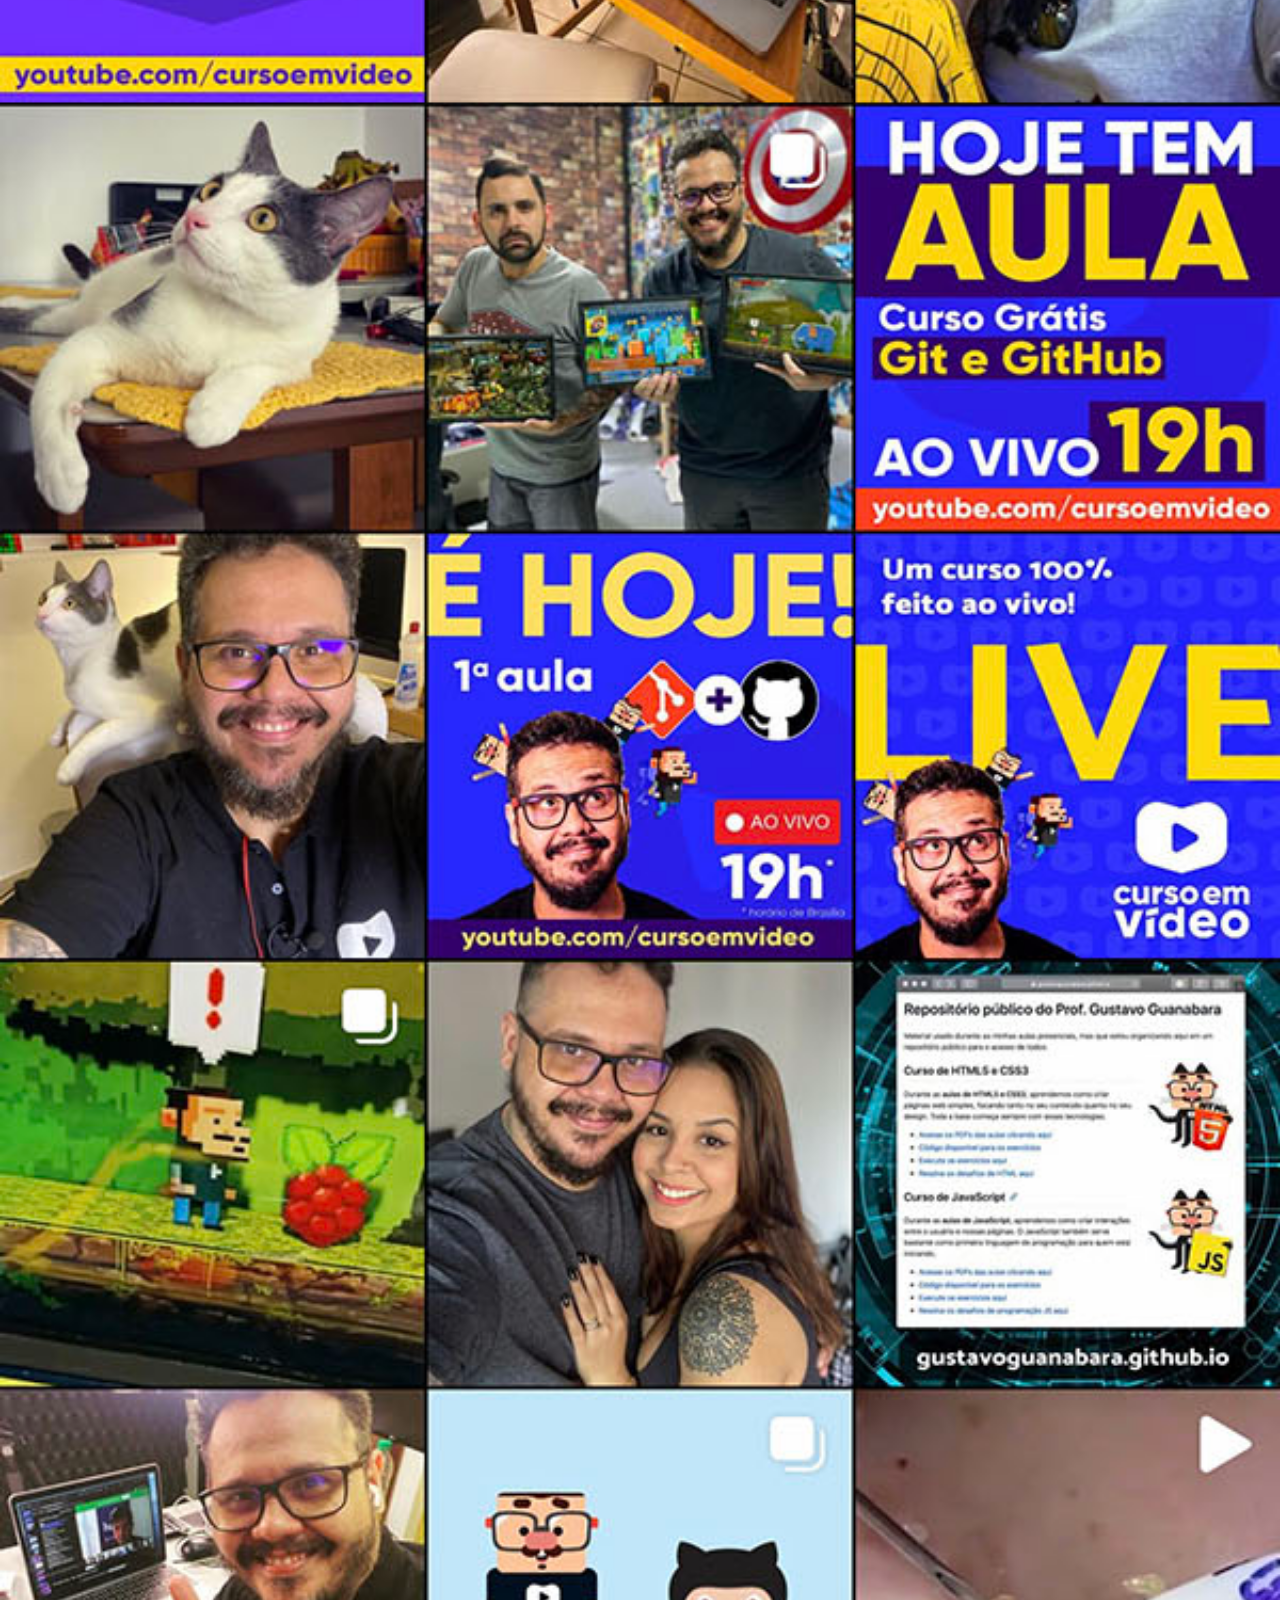
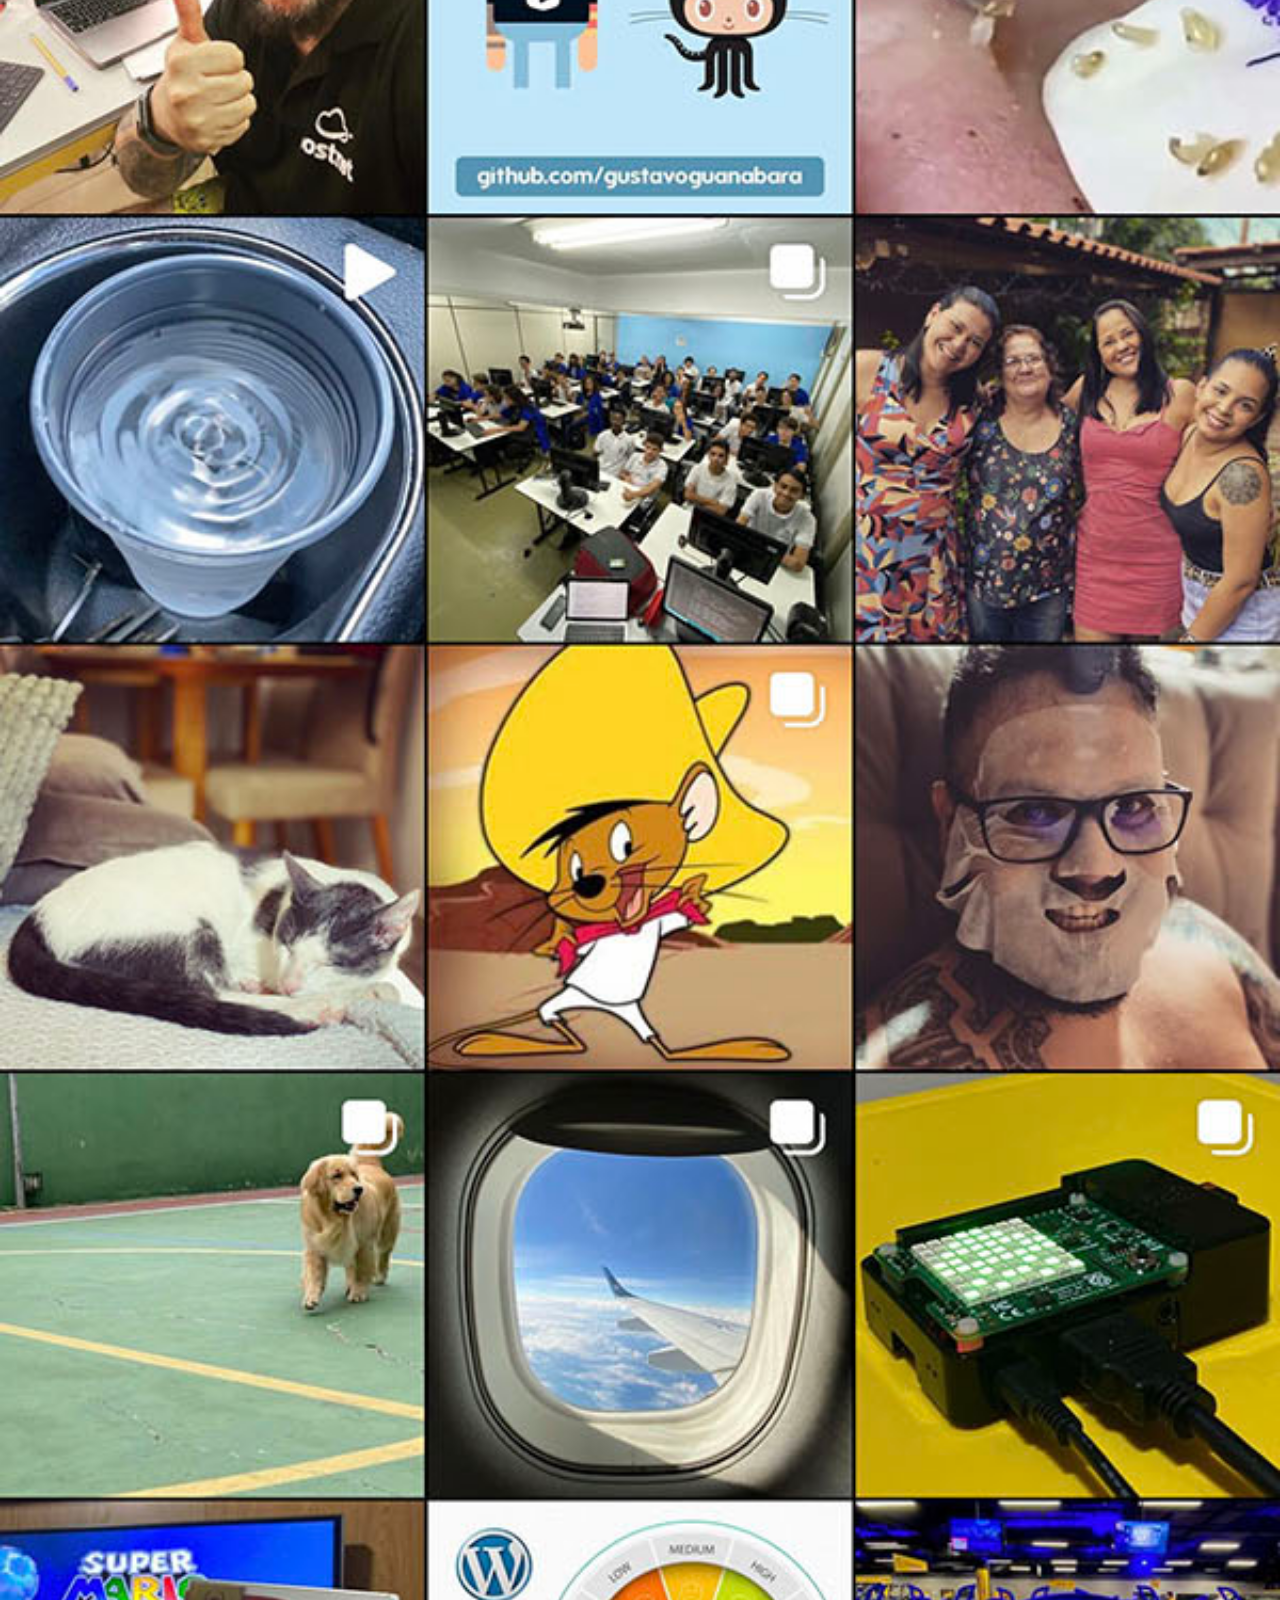
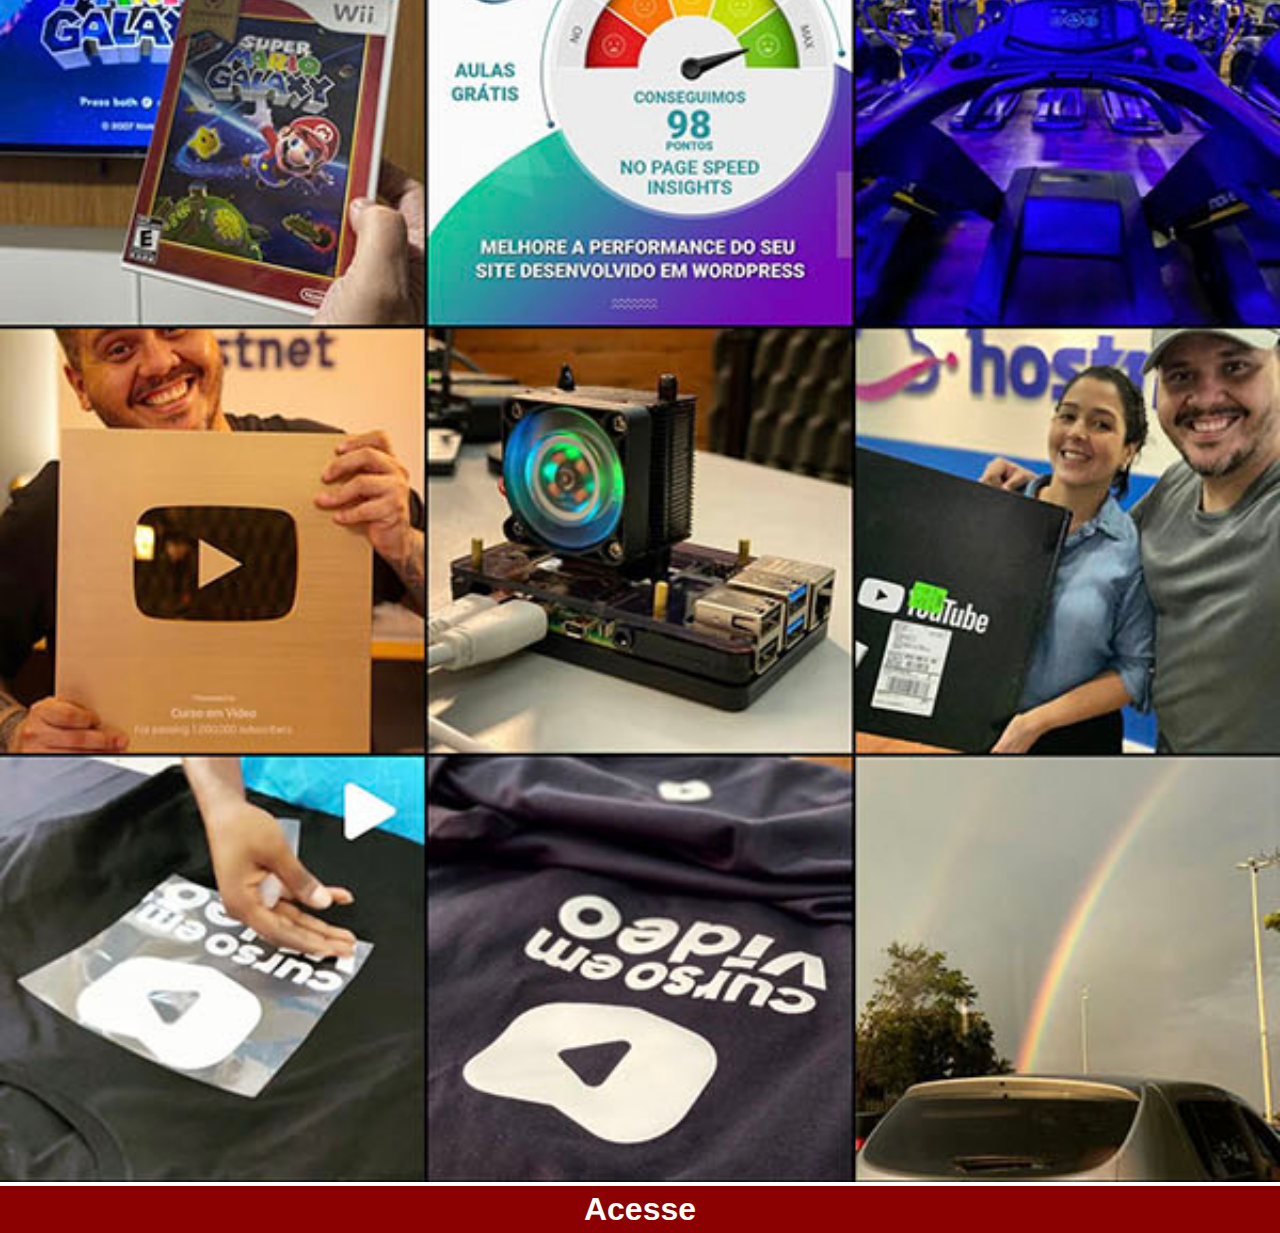
<file: instagram.html>
<!DOCTYPE html>
<html lang="en">
<head>
    <meta charset="UTF-8">
    <meta http-equiv="X-UA-Compatible" content="IE=edge">
    <meta name="viewport" content="width=device-width, initial-scale=1.0">
    <title>Document</title>
    <link rel="stylesheet" href="estilos/social.css">
</head>
<body>
    <img src="imagens/tela-instagram.jpg" alt="">
    <a href="https://www.instagram.com/gustavoguanabara/feed/" target="_blank">Acesse</a>
</body>
</html>
</file>
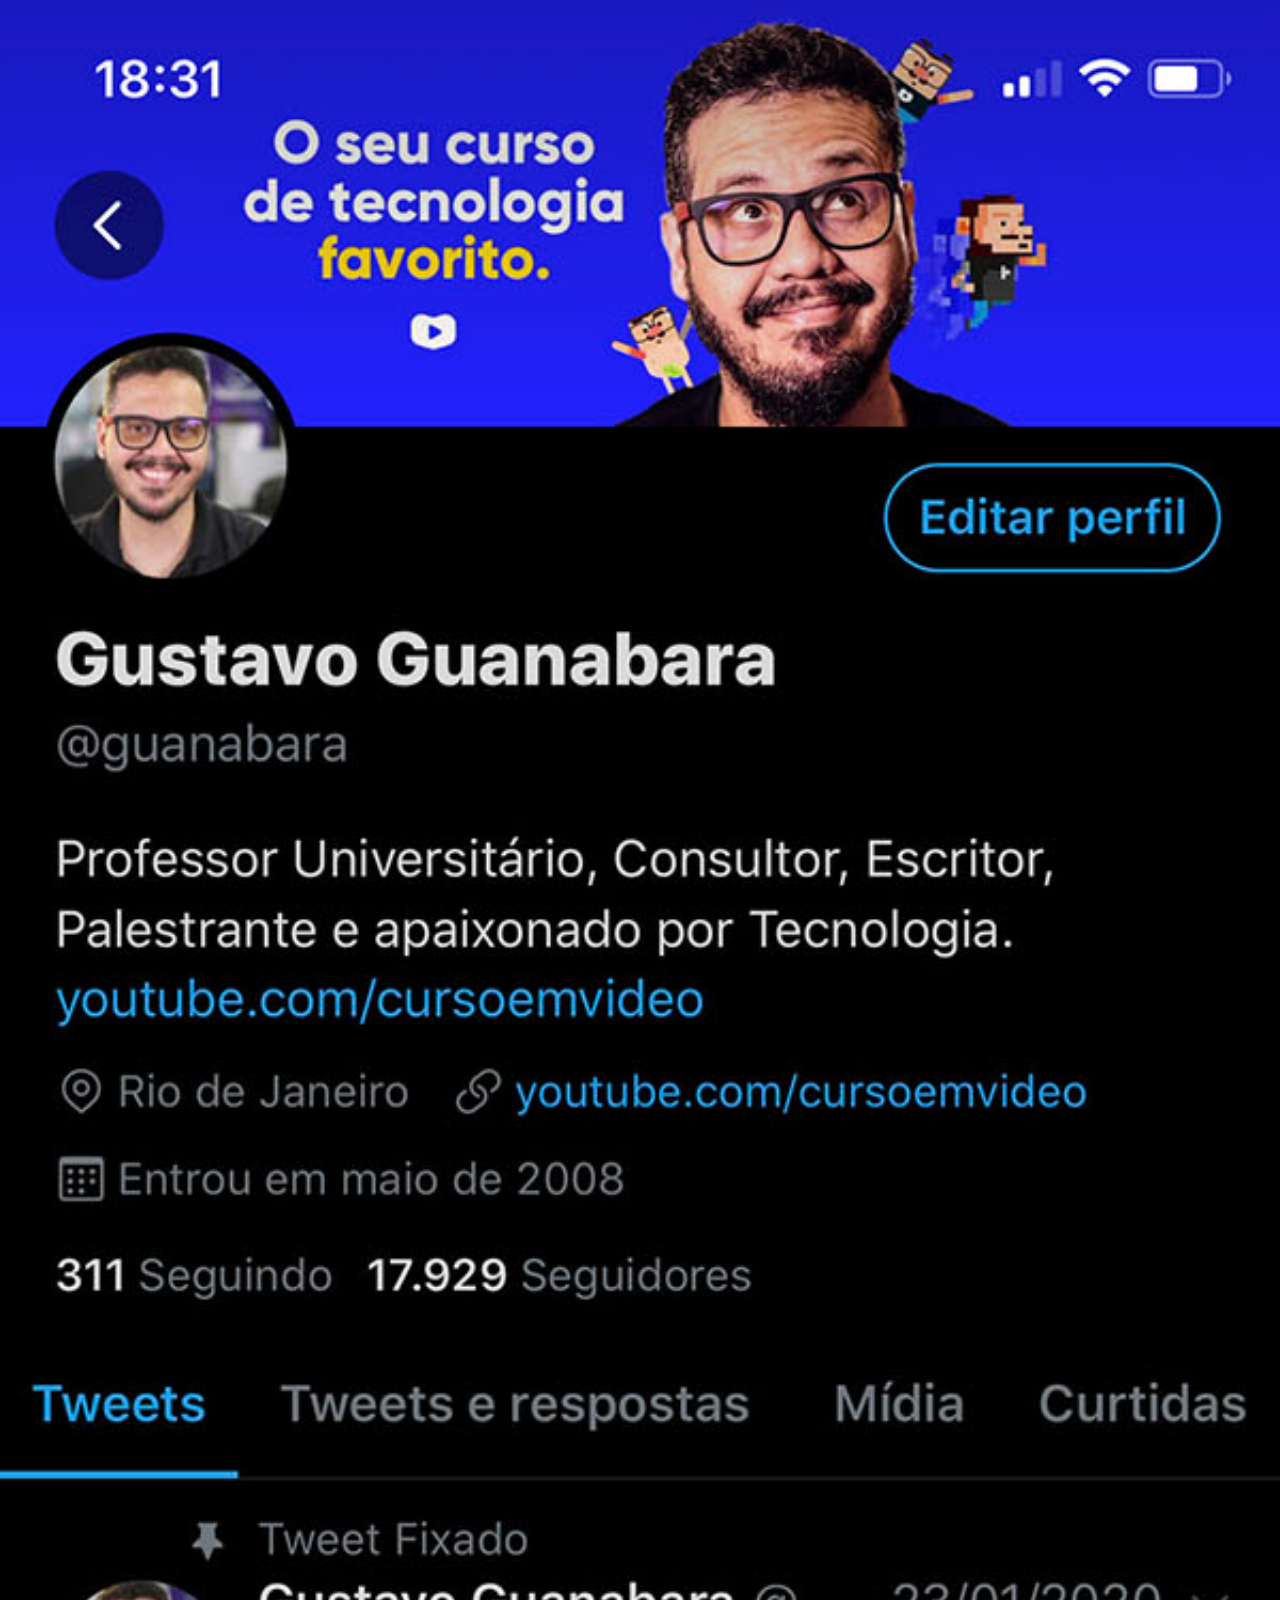
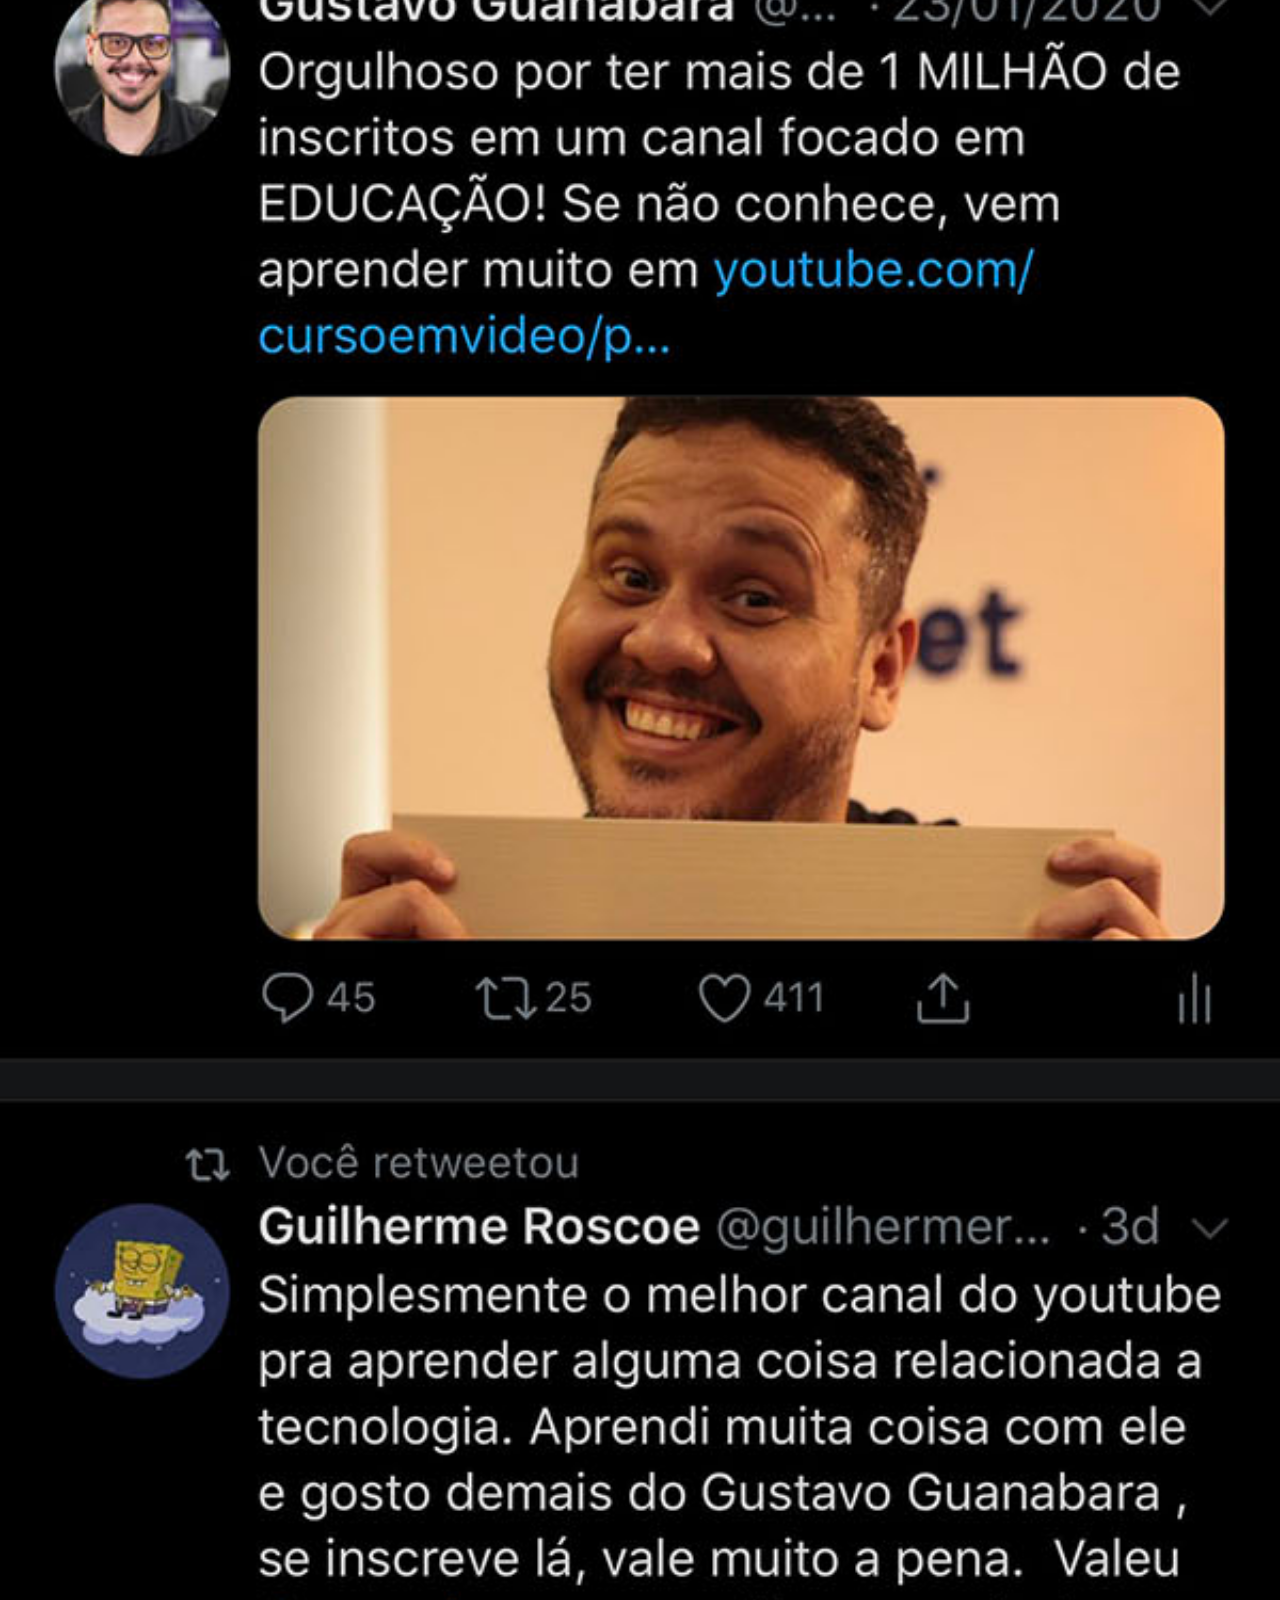
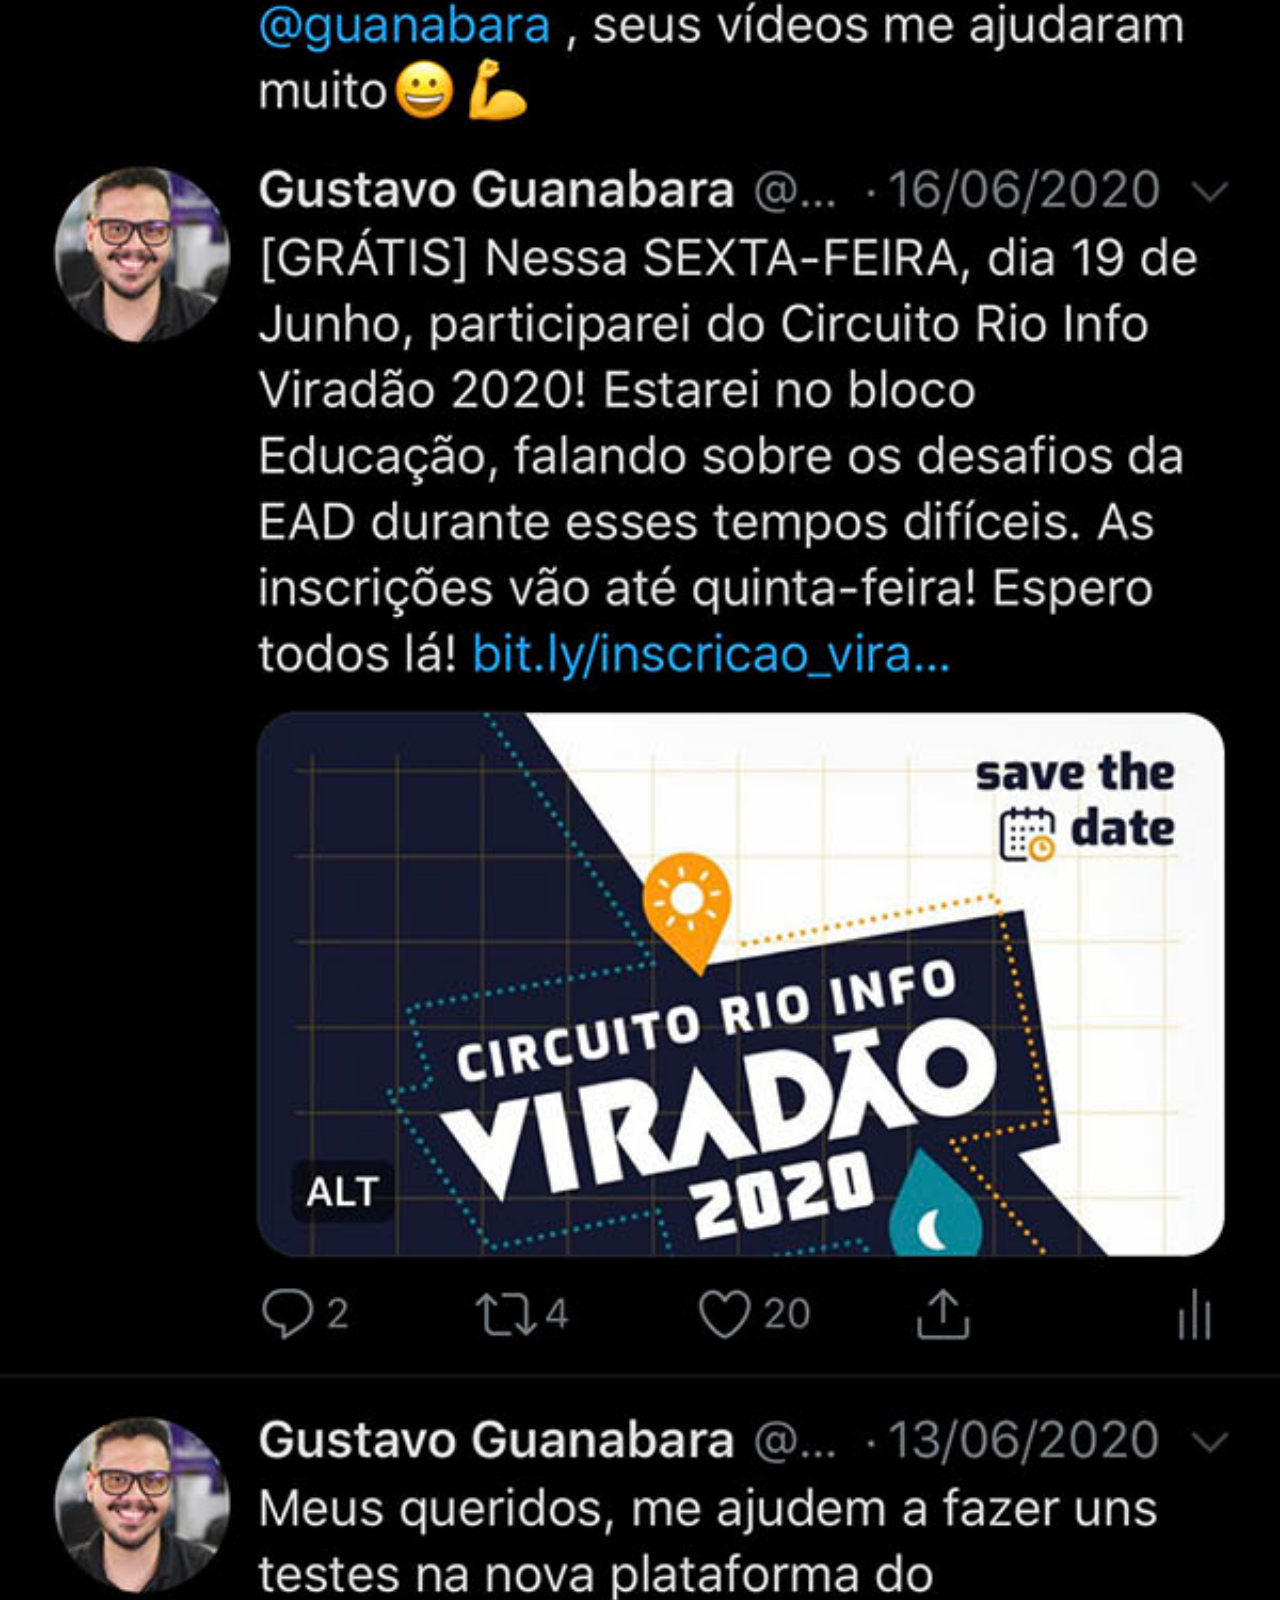
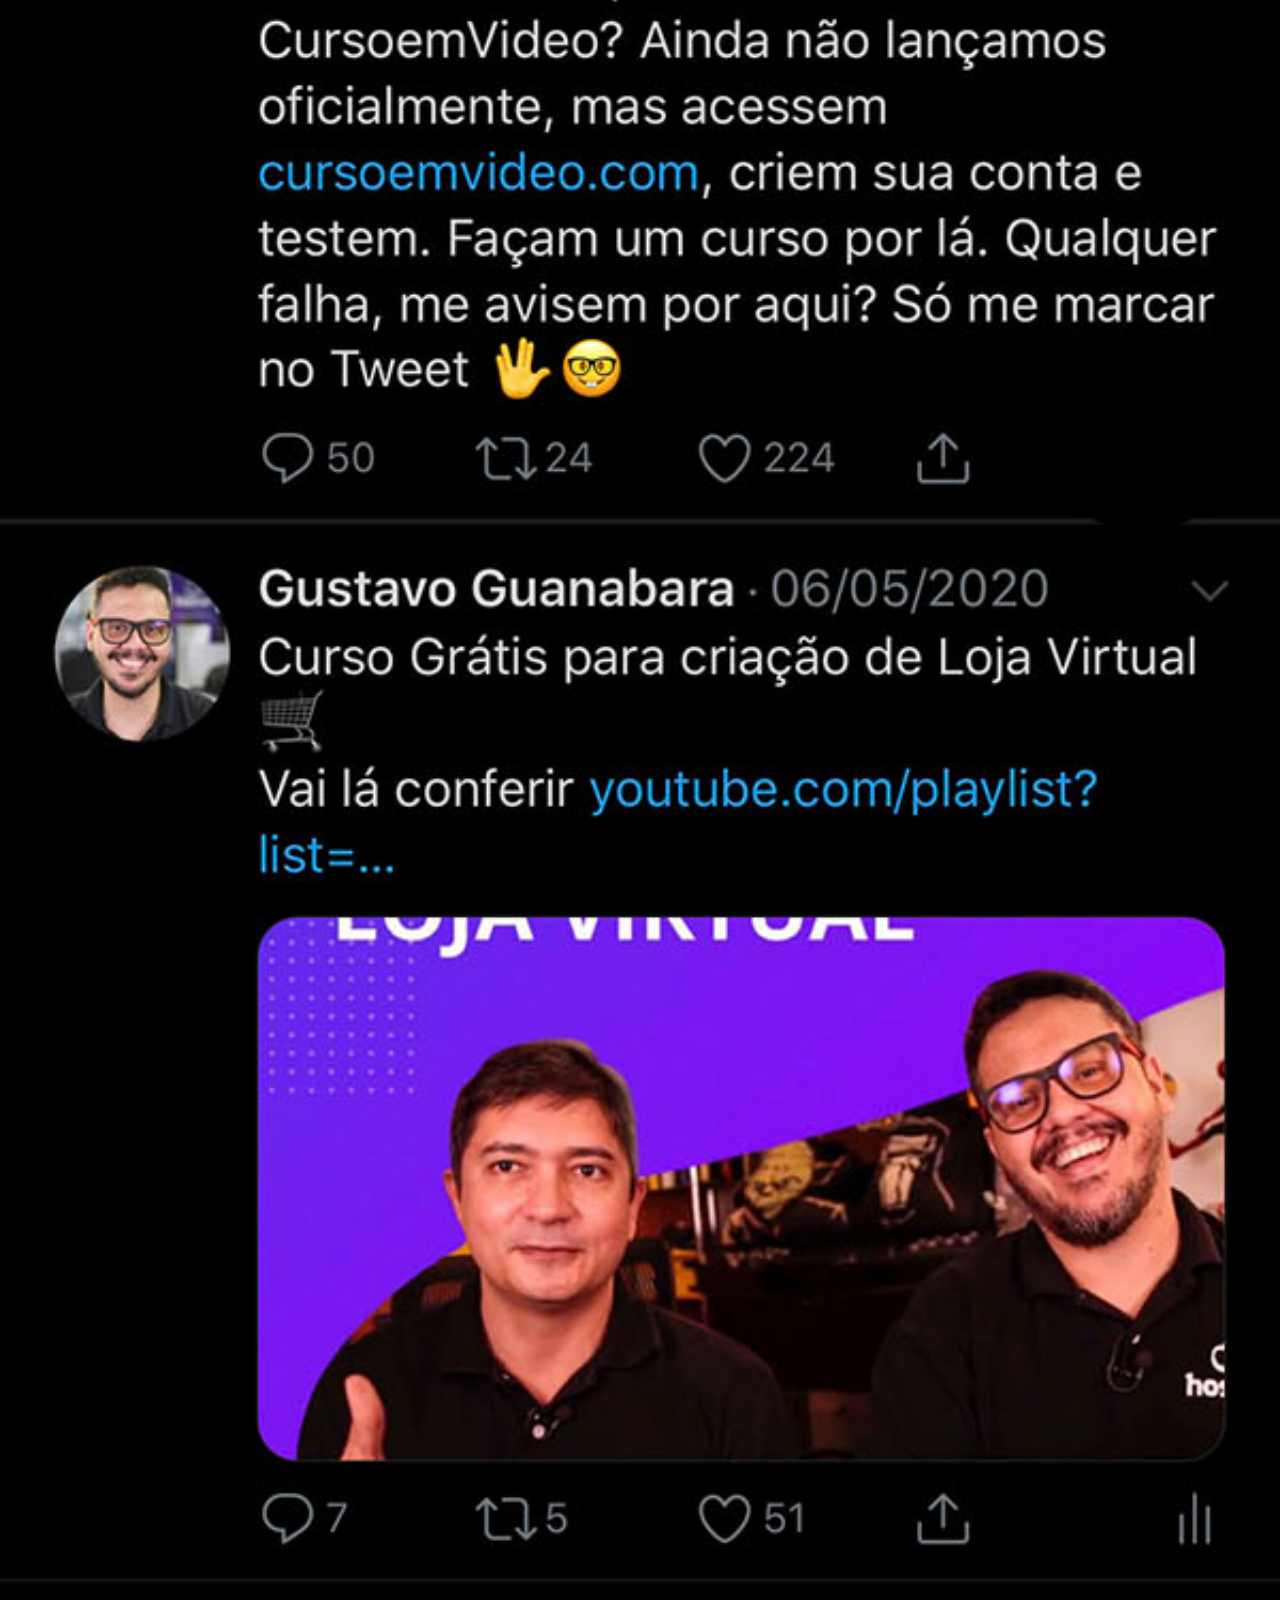
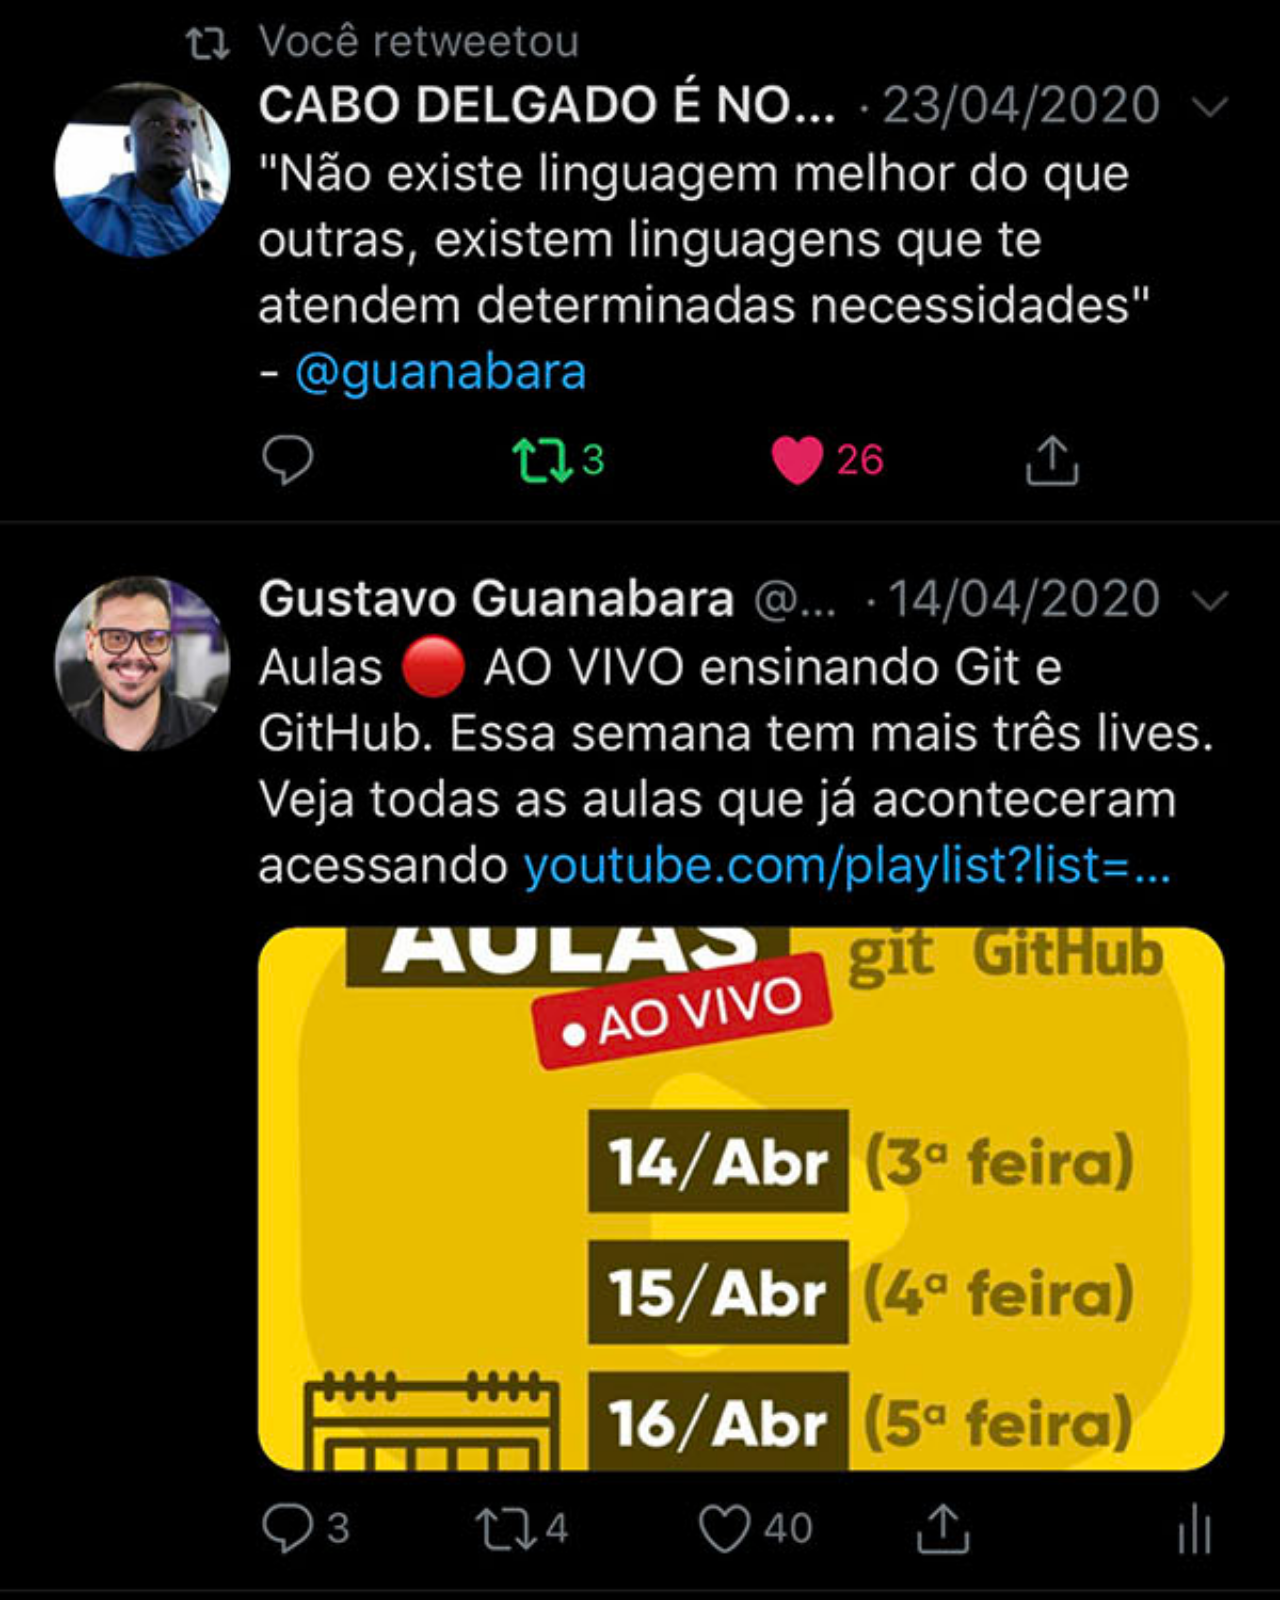
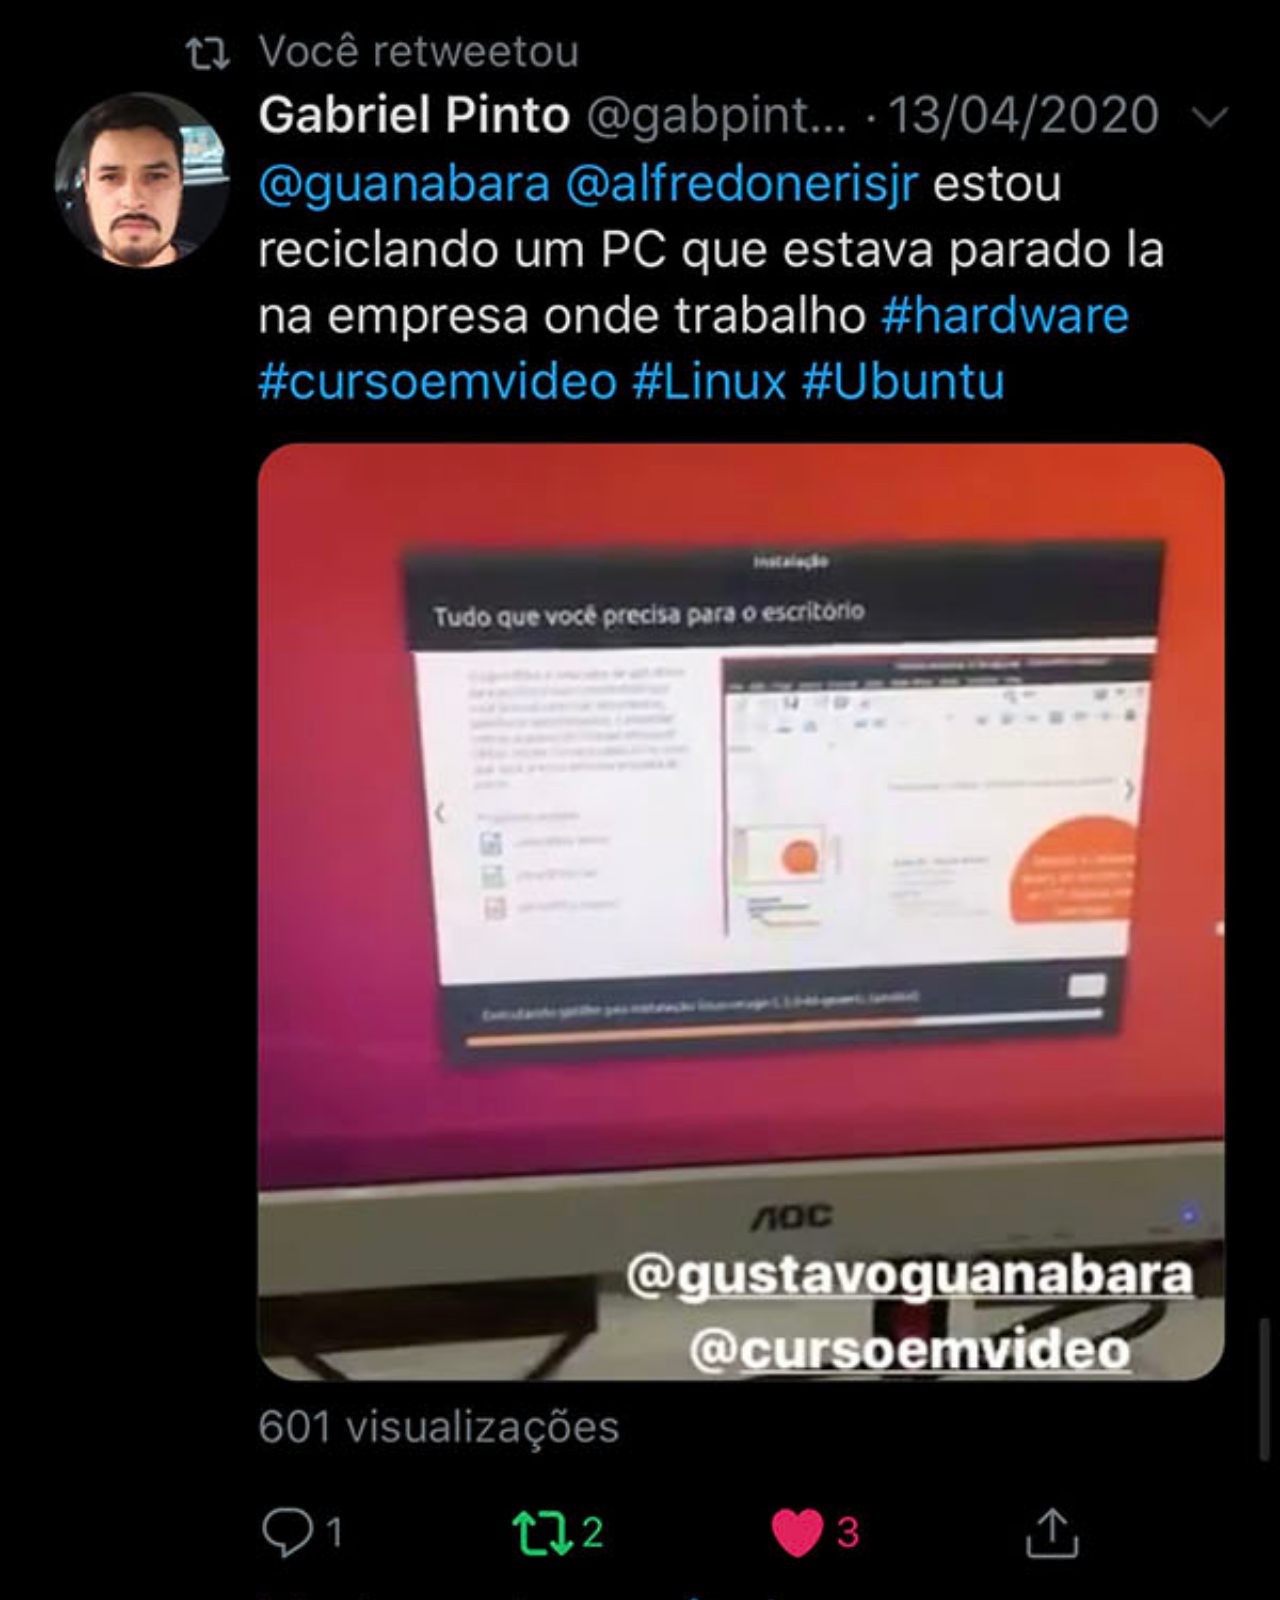
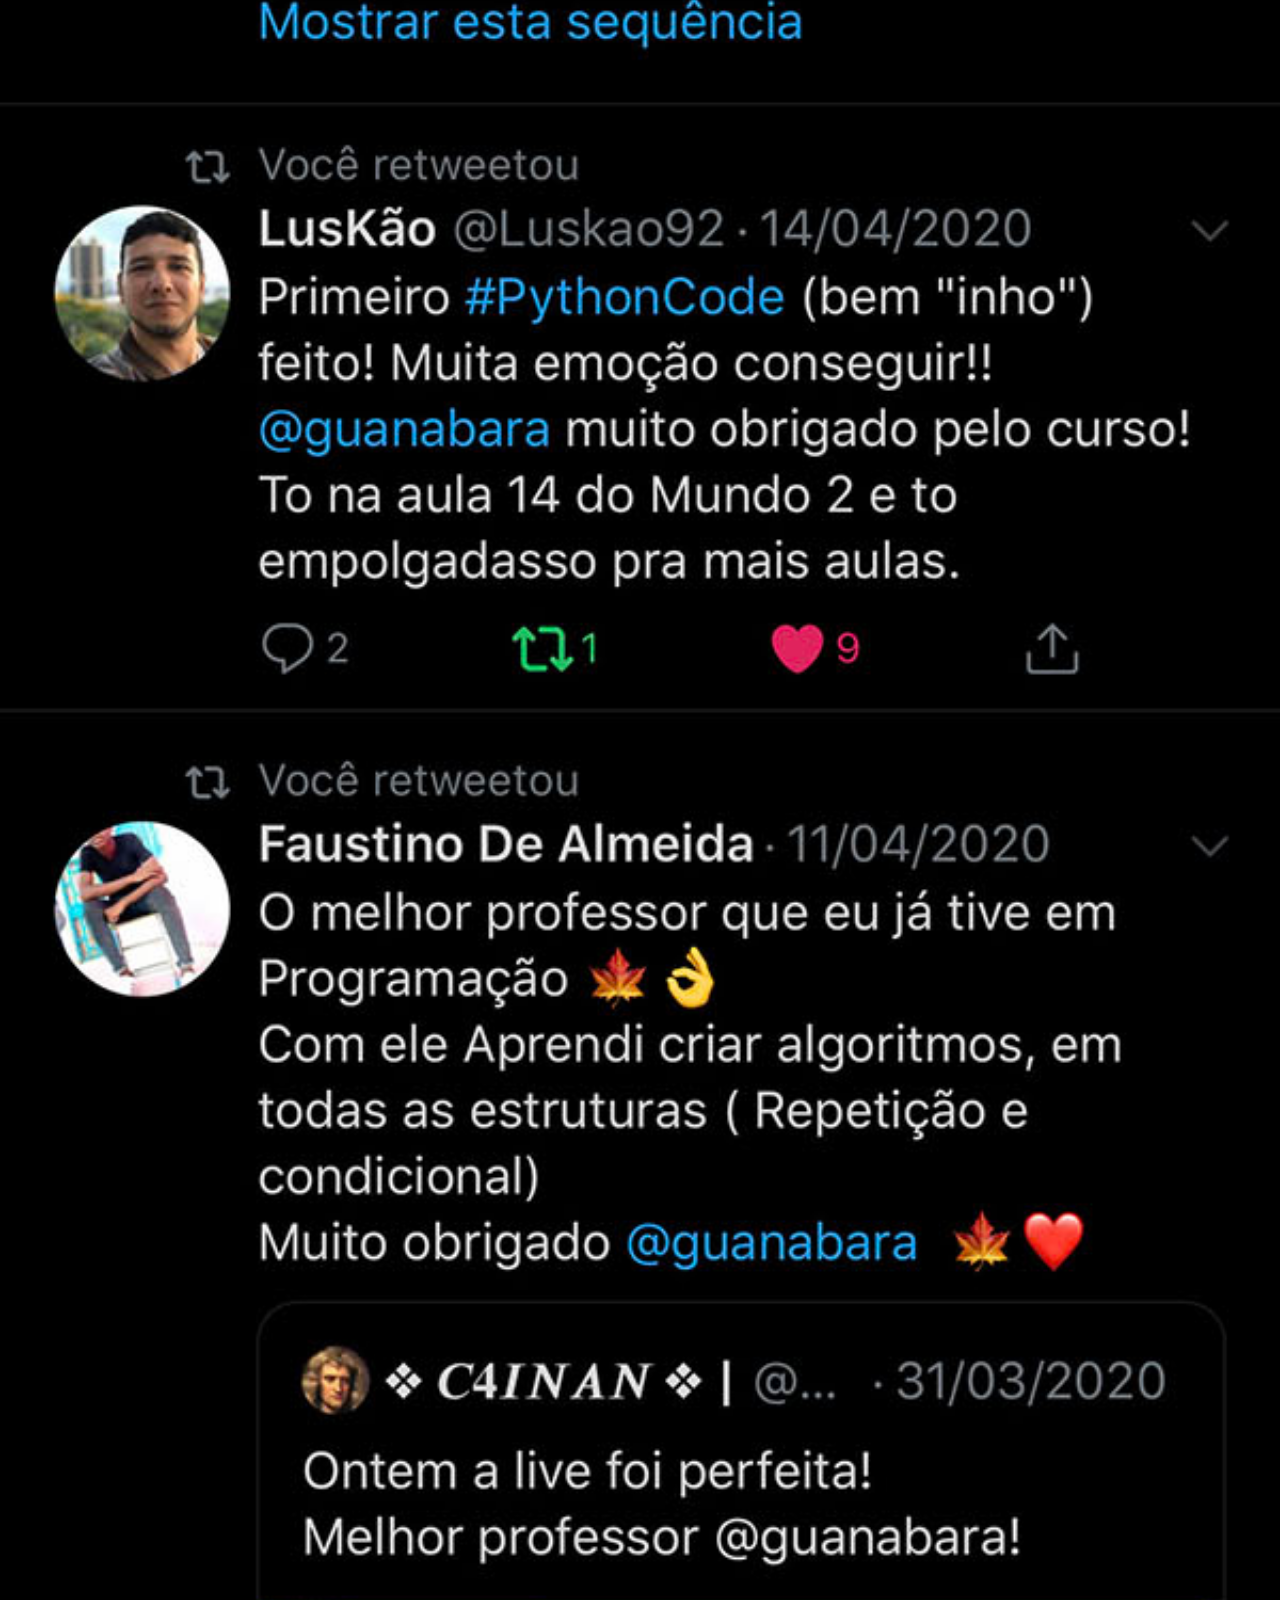
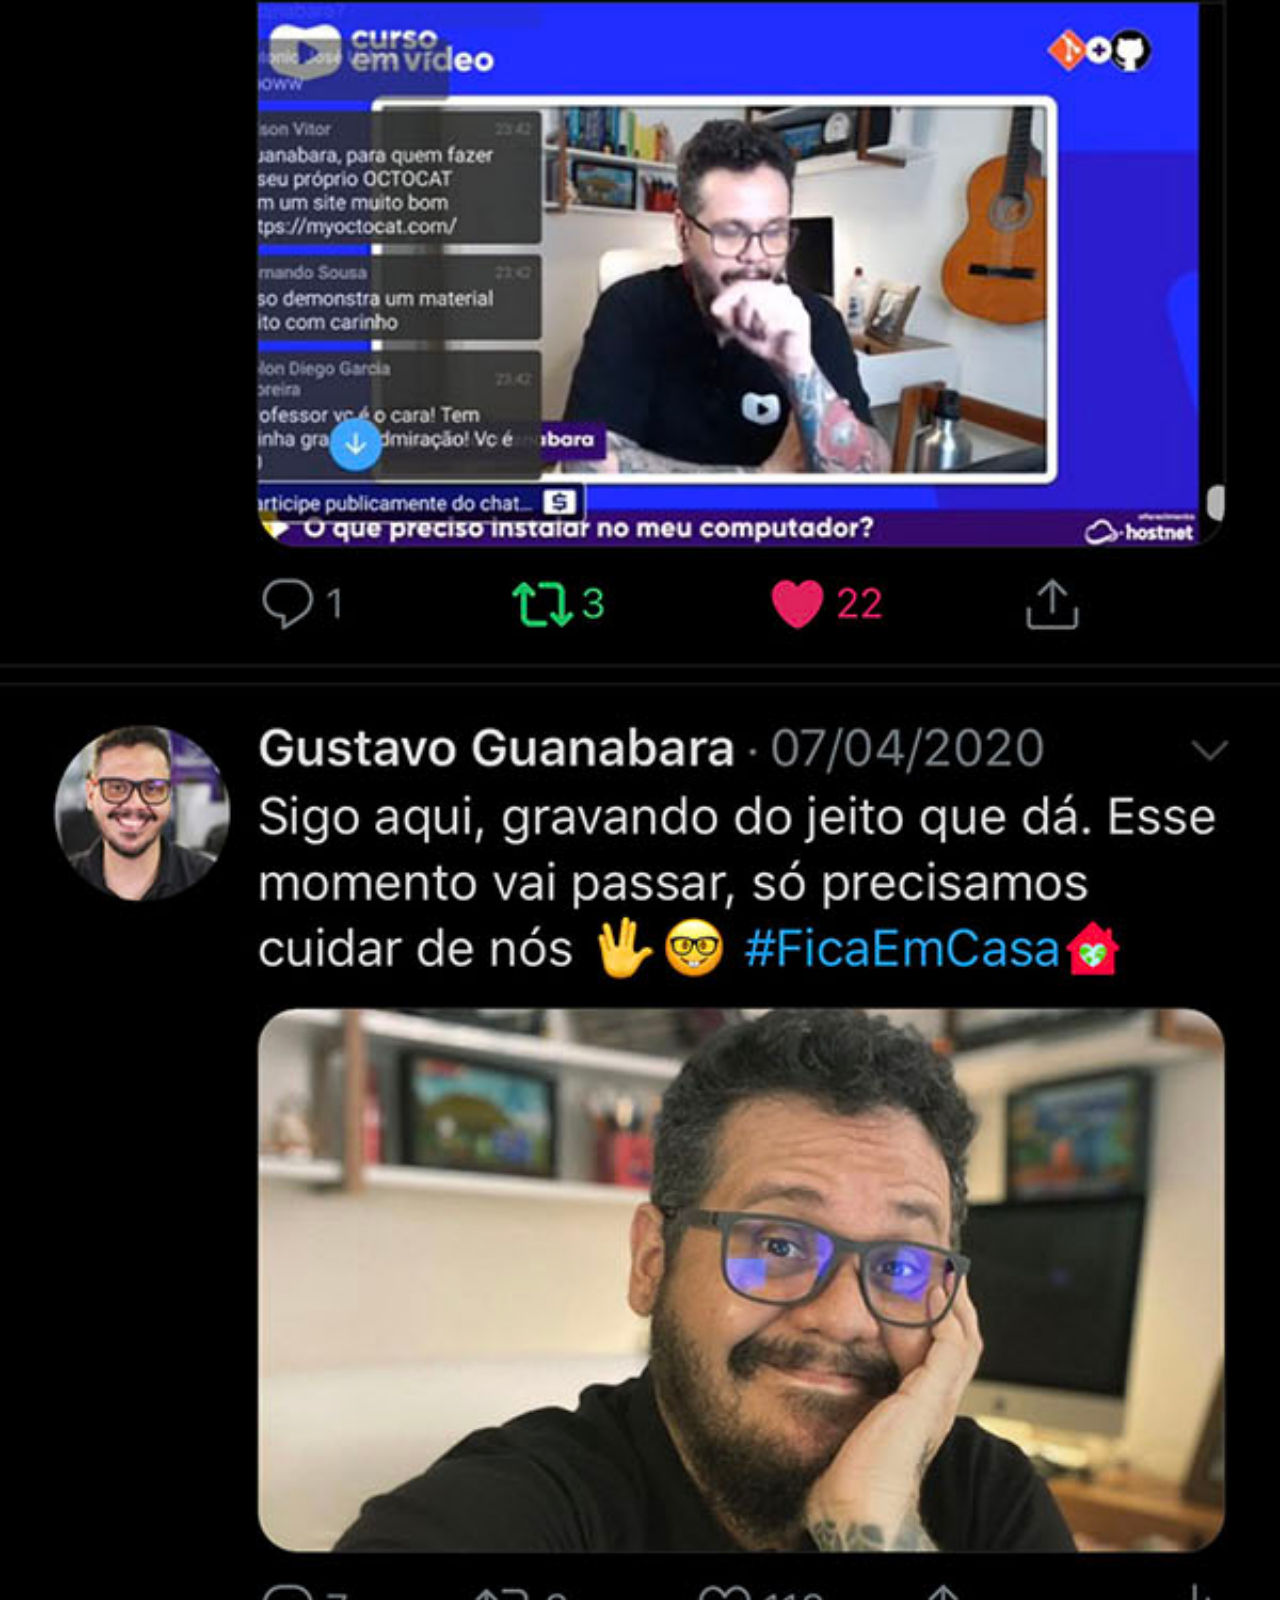
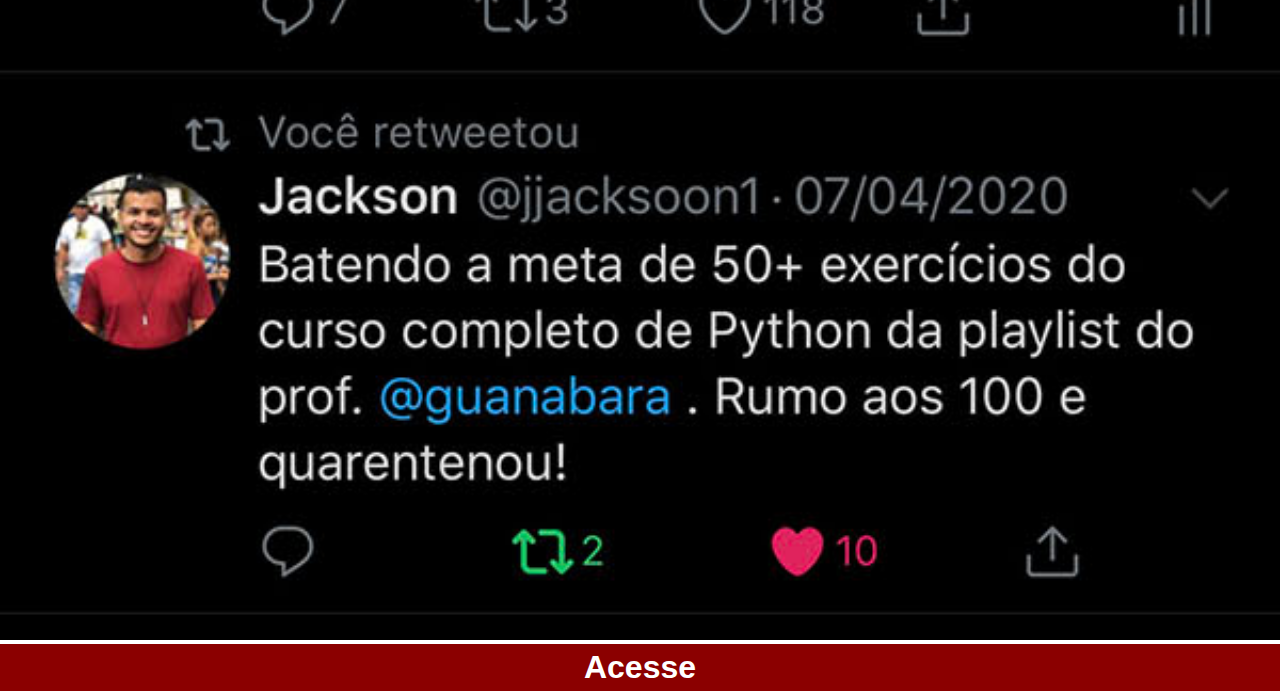
<file: twitter.html>
<!DOCTYPE html>
<html lang="en">
<head>
    <meta charset="UTF-8">
    <meta http-equiv="X-UA-Compatible" content="IE=edge">
    <meta name="viewport" content="width=device-width, initial-scale=1.0">
    <title>Document</title>
    <link rel="stylesheet" href="estilos/social.css">
</head>
<body>
    <img src="imagens/tela-twitter.jpg" alt="">
    <a href="https://twitter.com/guanabara" target="_blank">Acesse</a>
</body>
</html>
</file>
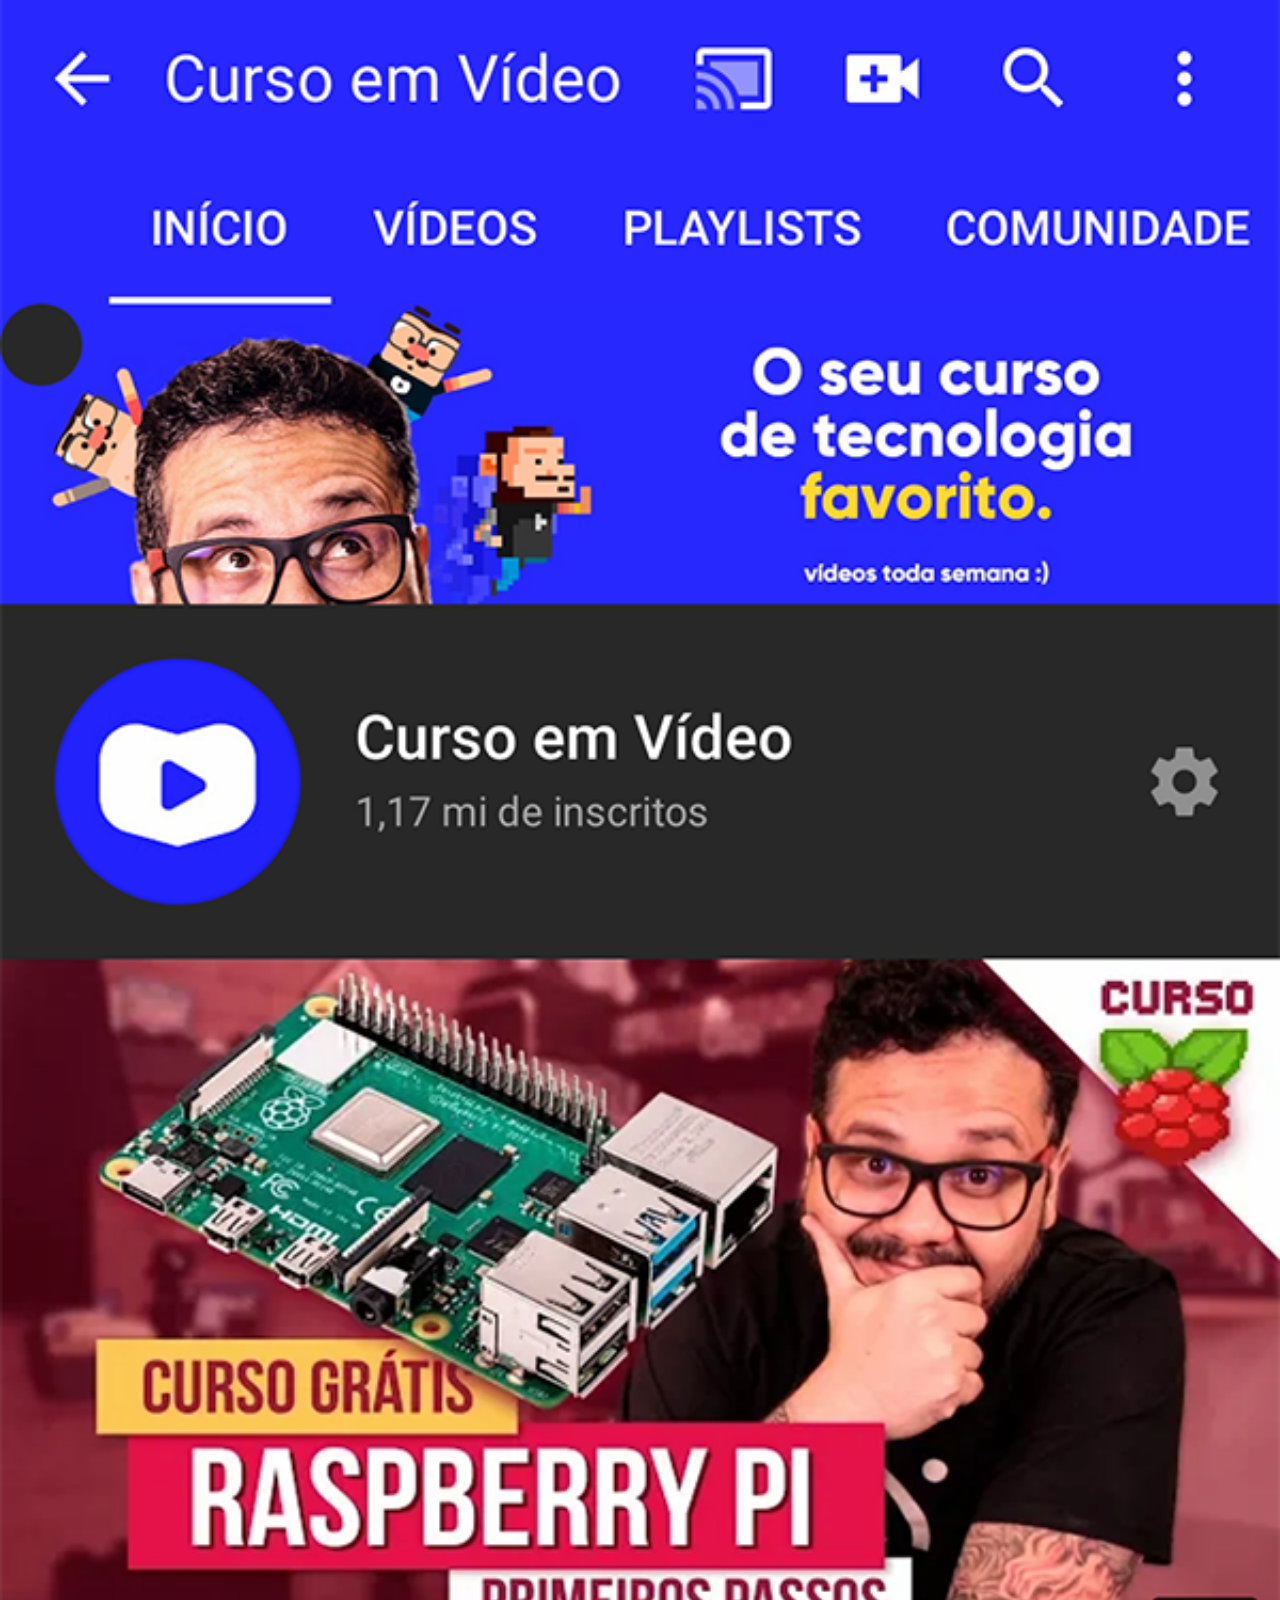
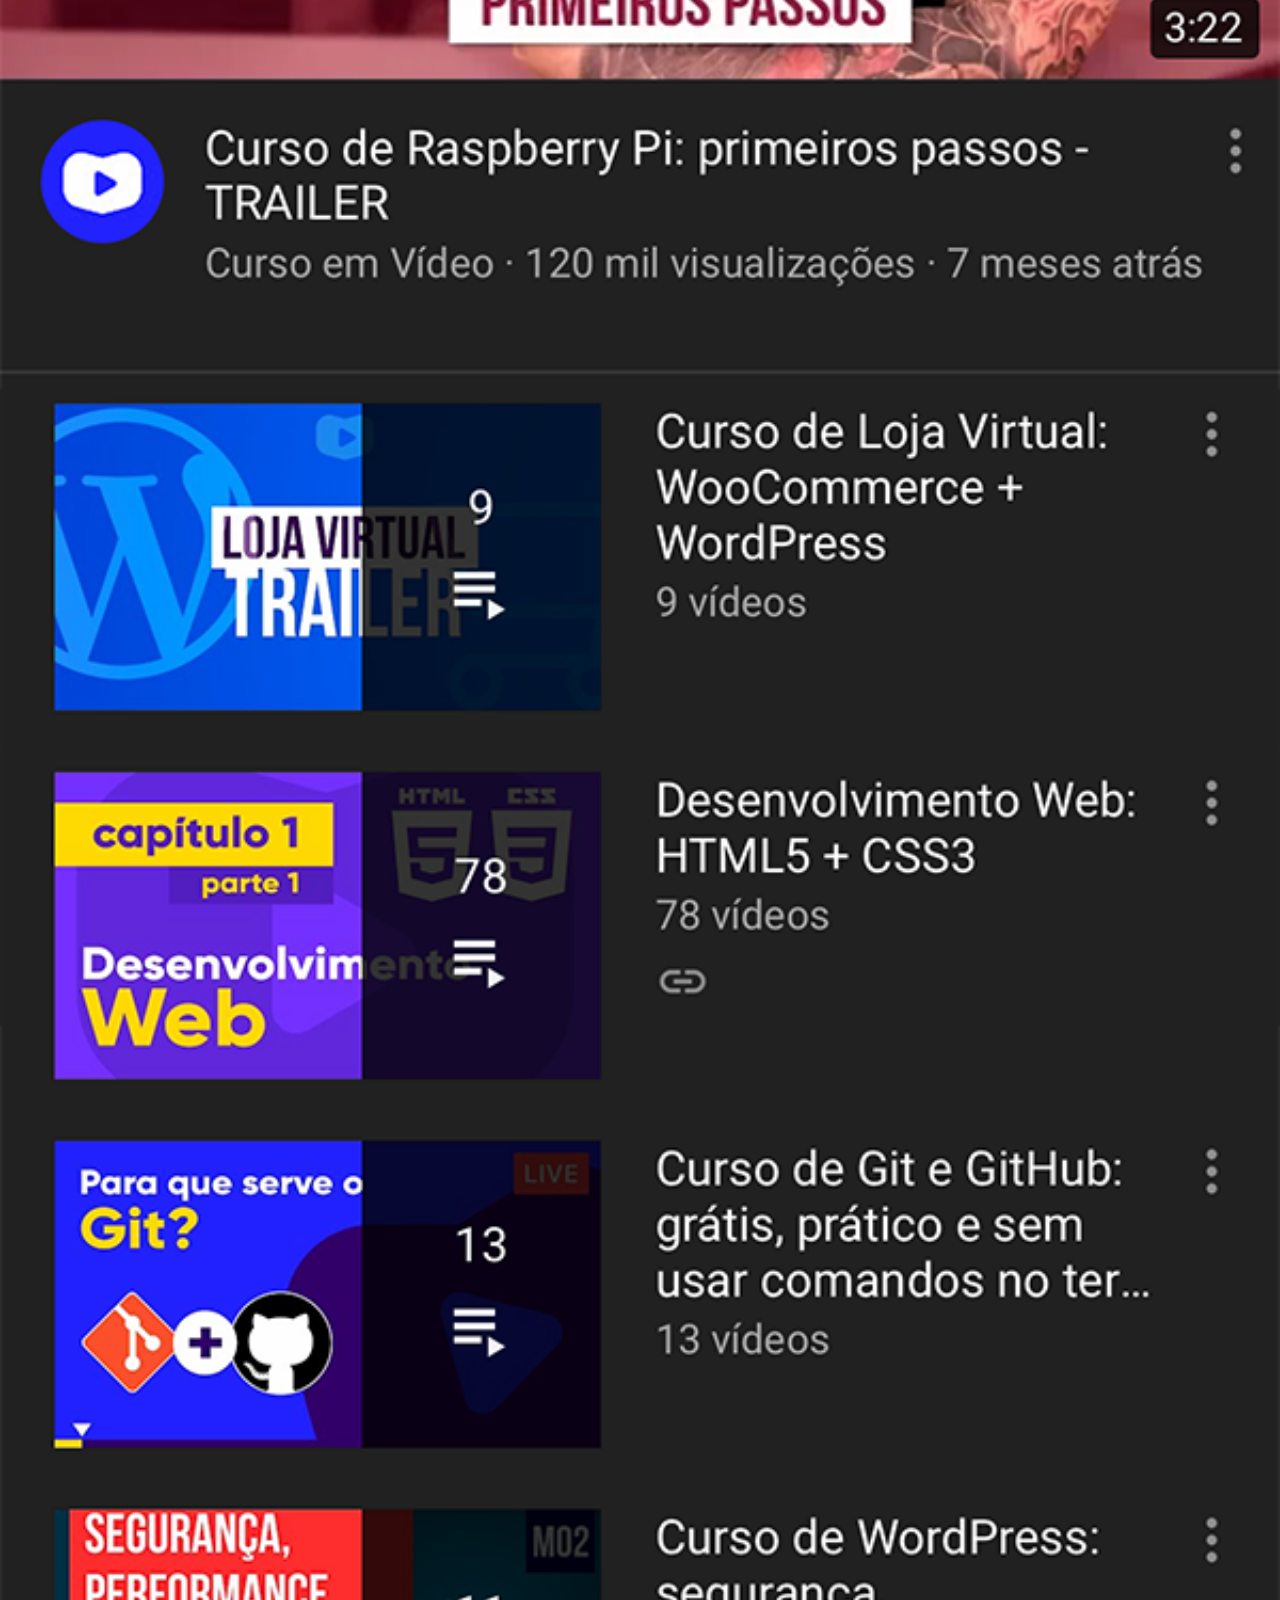
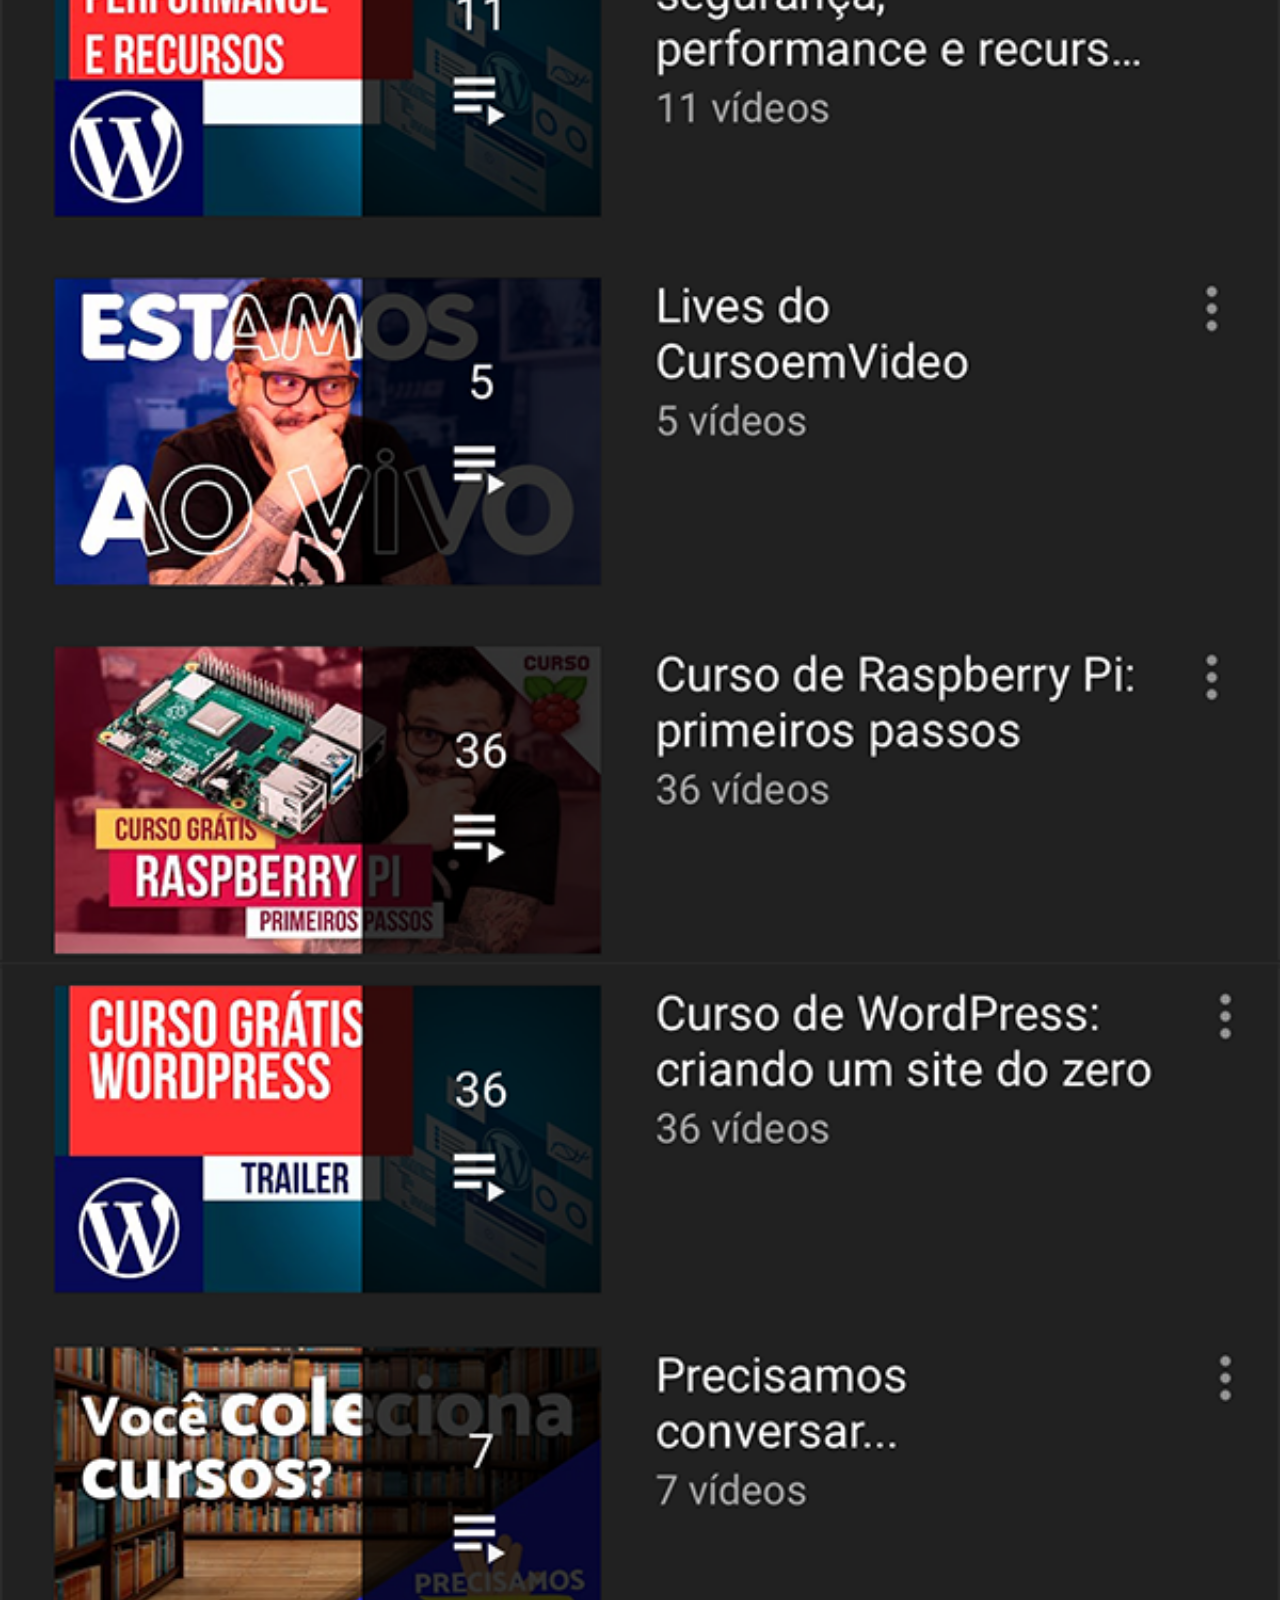
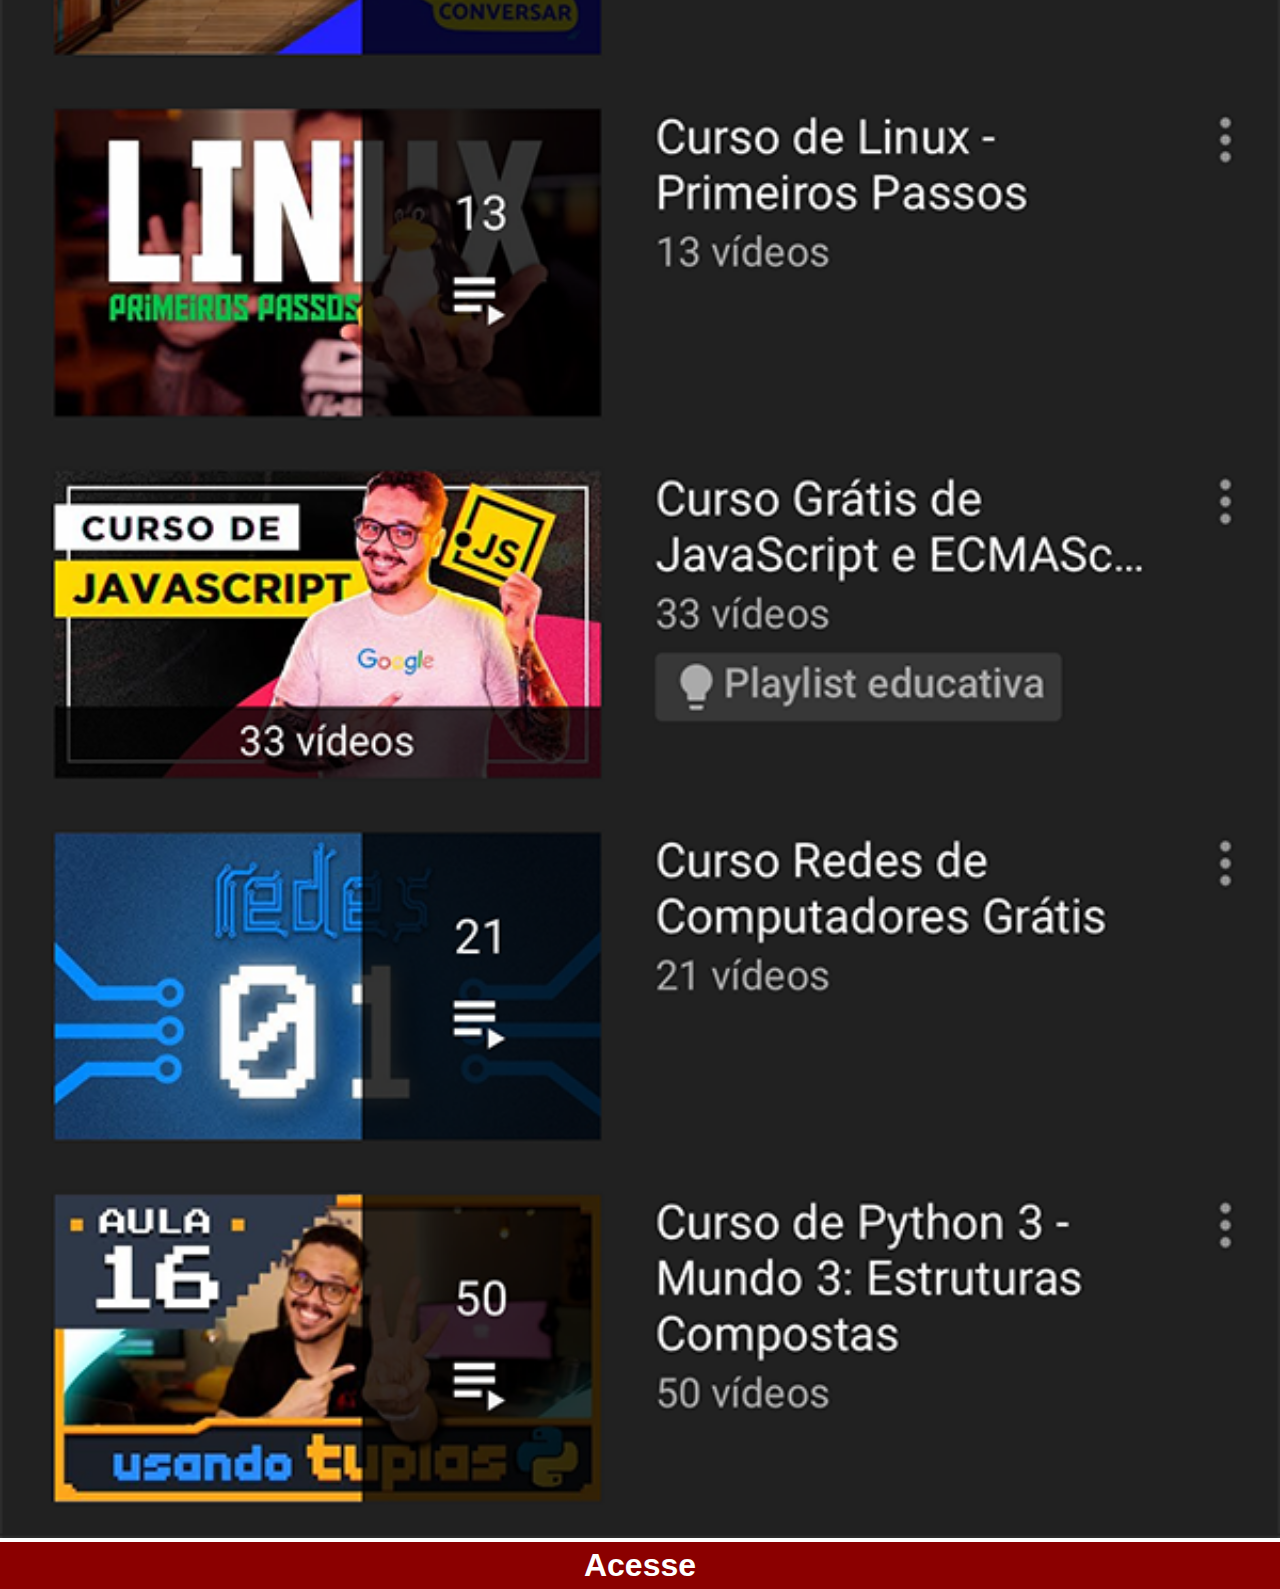
<file: youtube.html>
<!DOCTYPE html>
<html lang="pt-br">
<head>
    <meta charset="UTF-8">
    <meta http-equiv="X-UA-Compatible" content="IE=edge">
    <meta name="viewport" content="width=device-width, initial-scale=1.0">
    <title>Youtube</title>
    <link rel="stylesheet" href="estilos/social.css">
</head>
<body>
    <img src="imagens/tela-youtube.png" alt="">
    <a href="https://www.youtube.com/@CursoemVideo/playlists" target="_blank">Acesse</a>
</body>
</html>
</file>
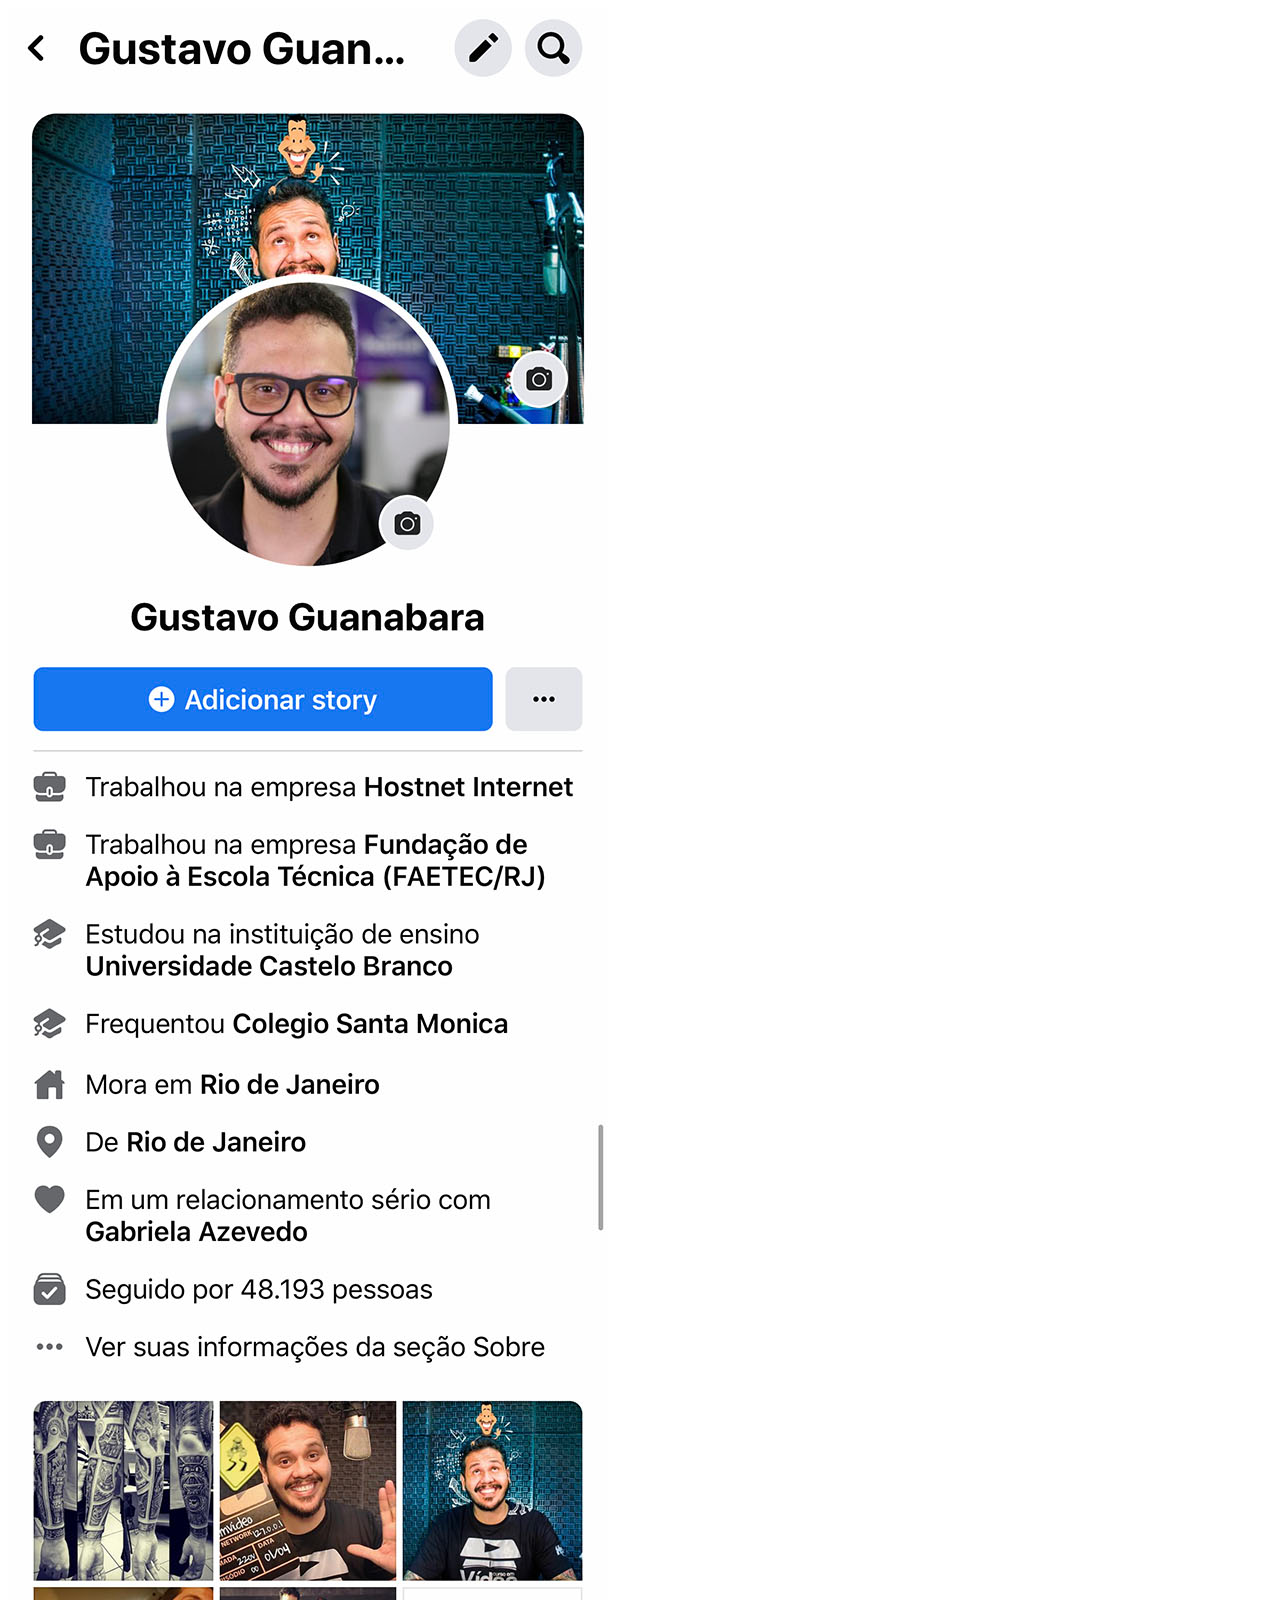
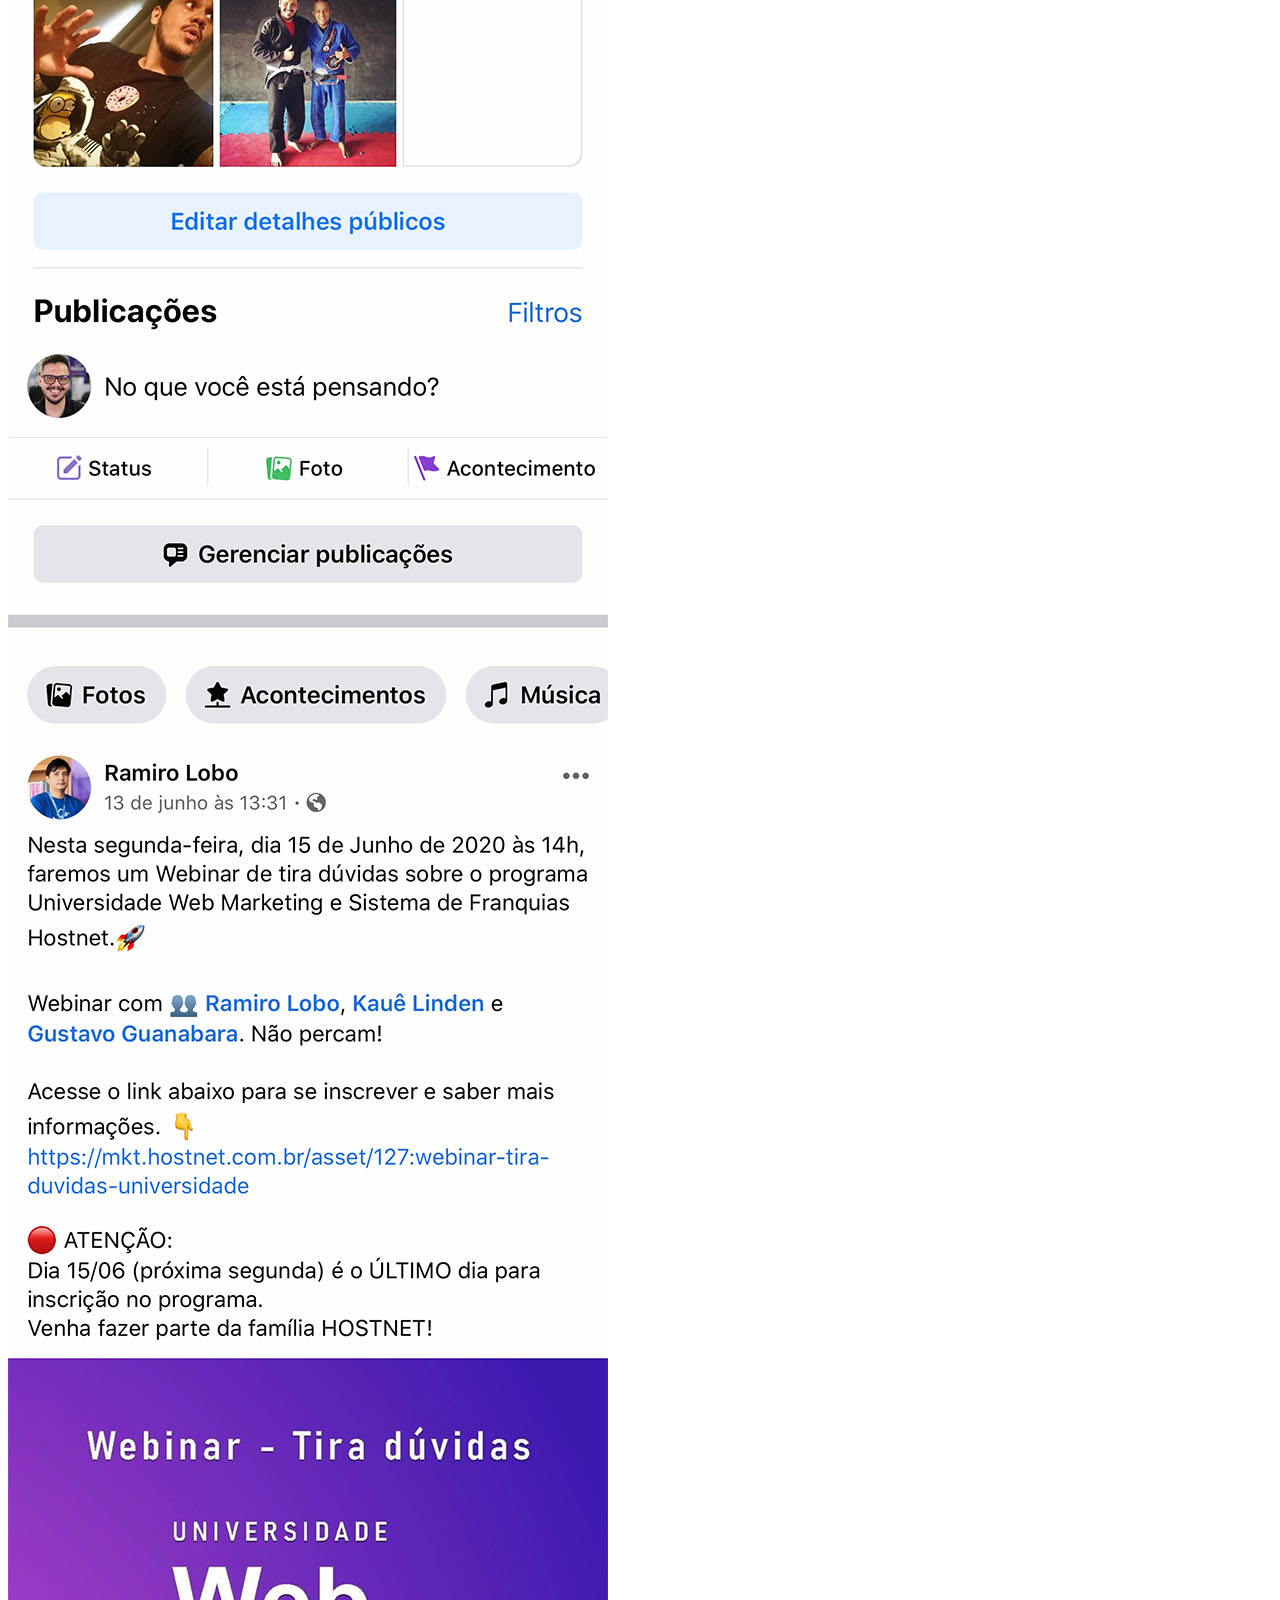
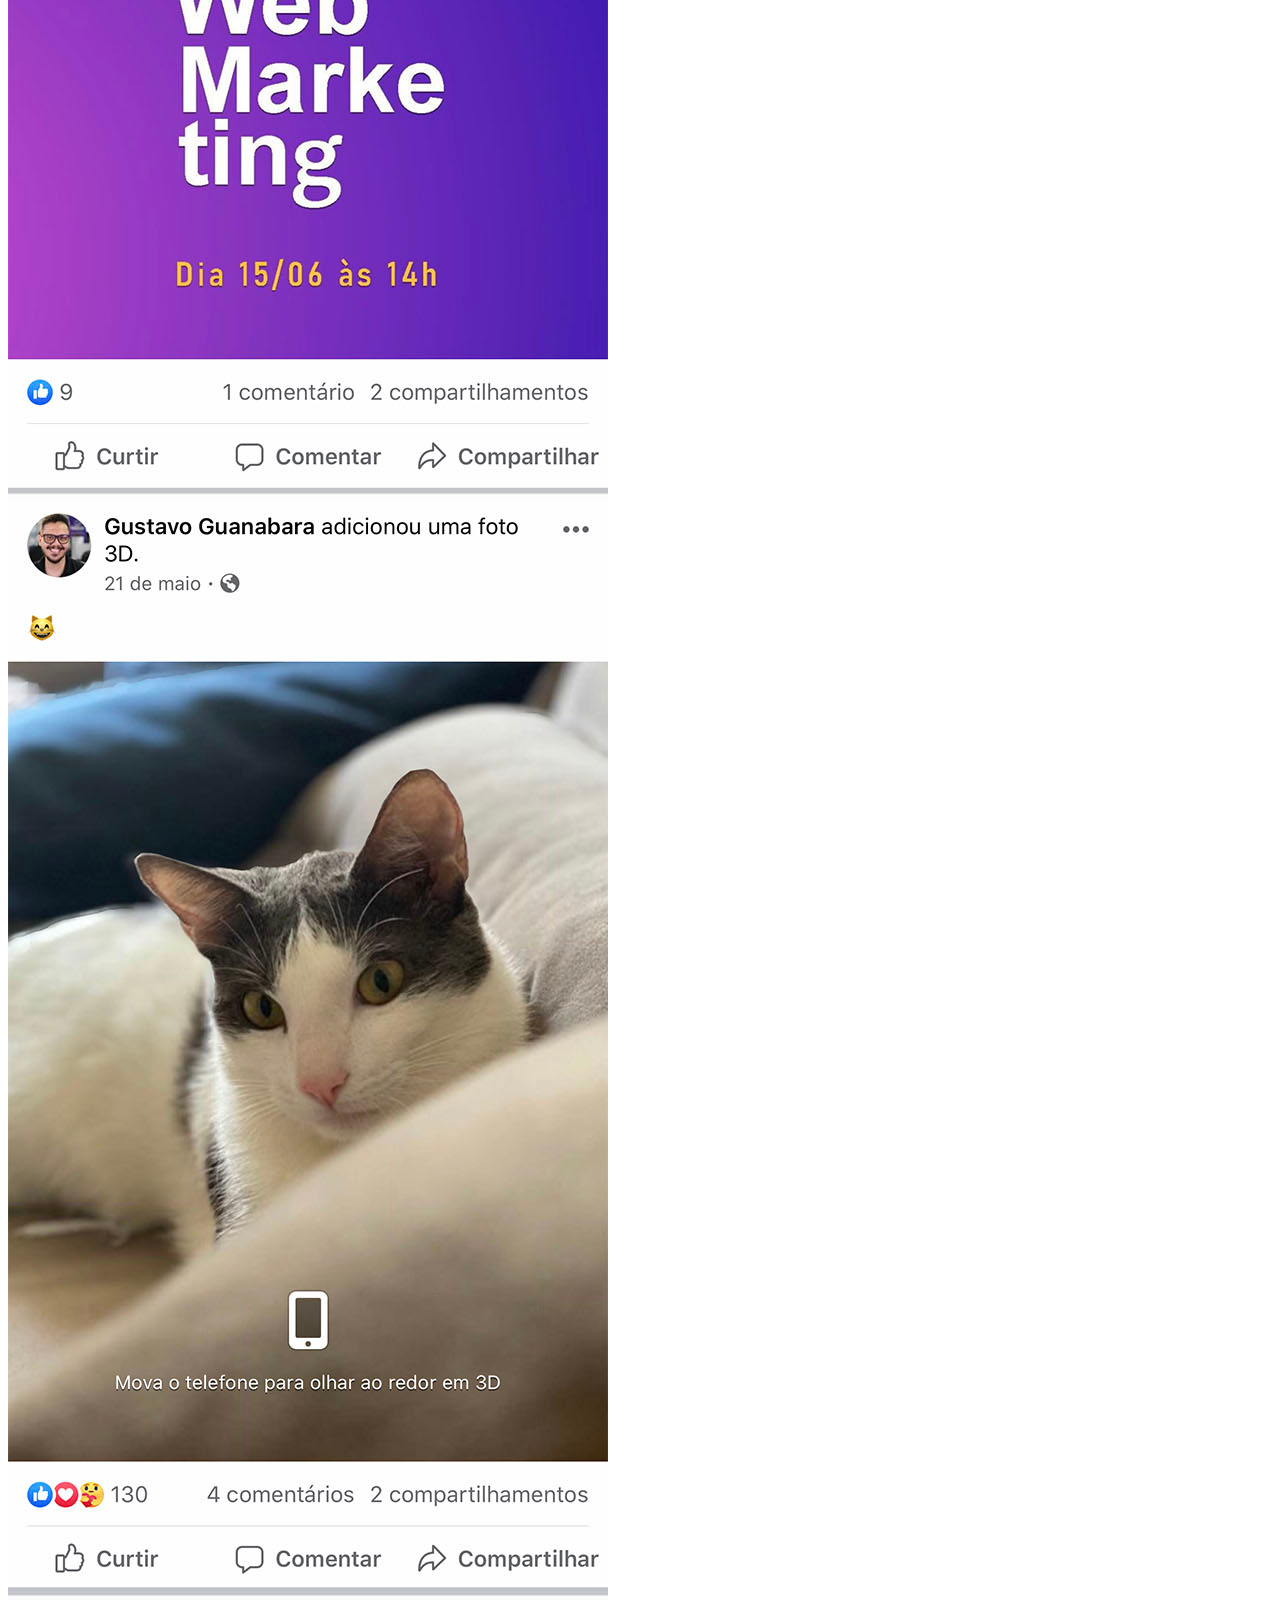
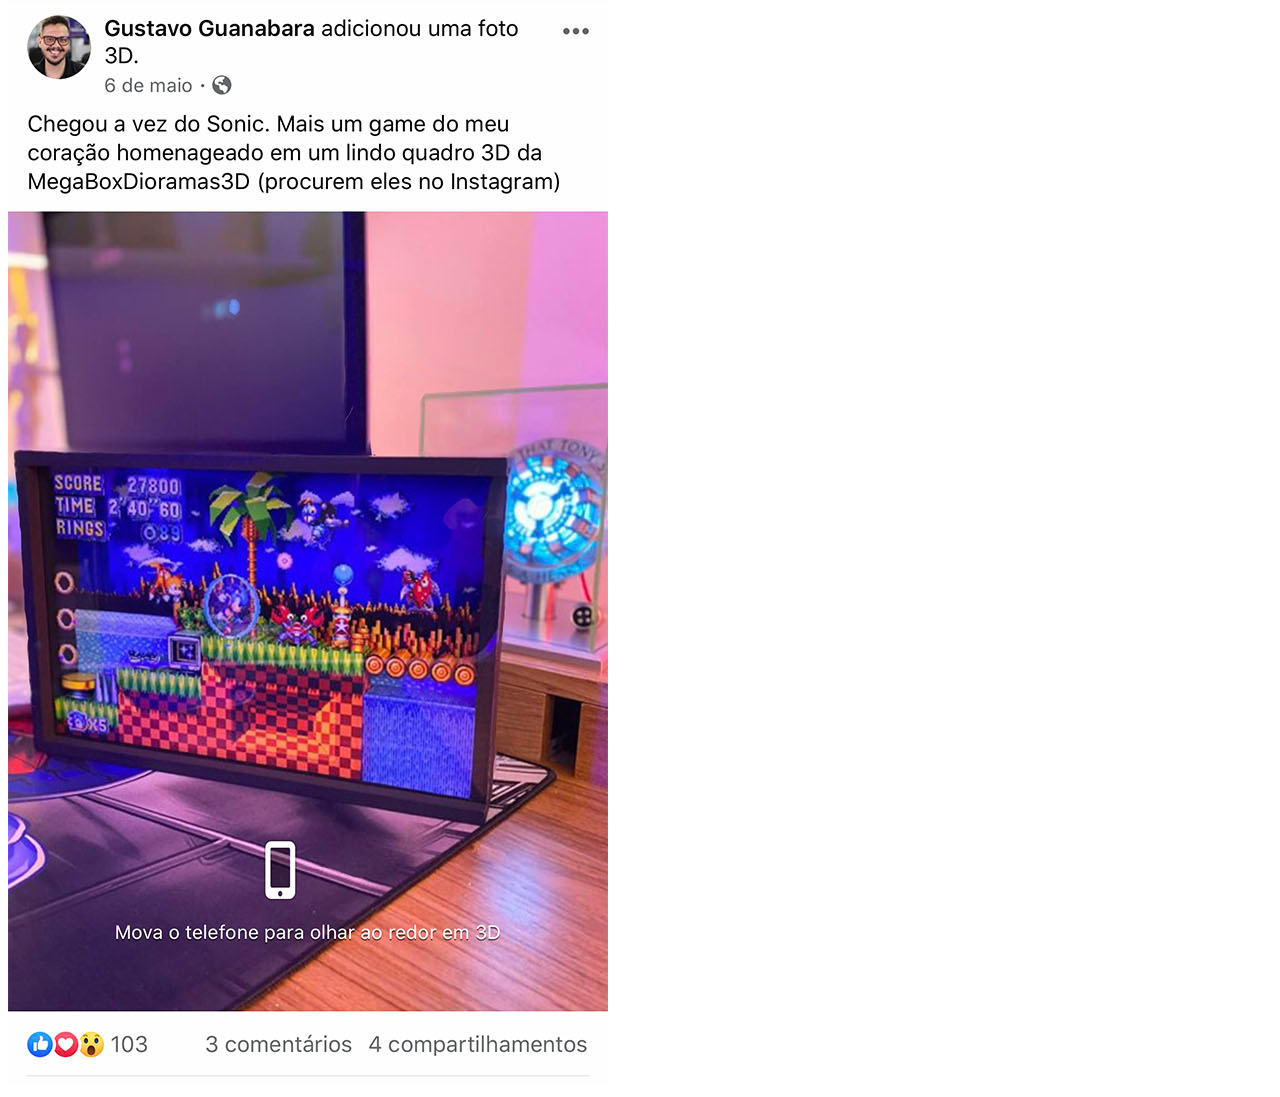
<file: pags/pag001.html>
<!DOCTYPE html>
<html lang="en">
<head>
    <meta charset="UTF-8">
    <meta http-equiv="X-UA-Compatible" content="IE=edge">
    <meta name="viewport" content="width=device-width, initial-scale=1.0">
    <title>Document</title>
</head>
<body>
    <img src="../imagens/tela-facebook.jpg" alt="tela facebook">
</body>
</html>
</file>
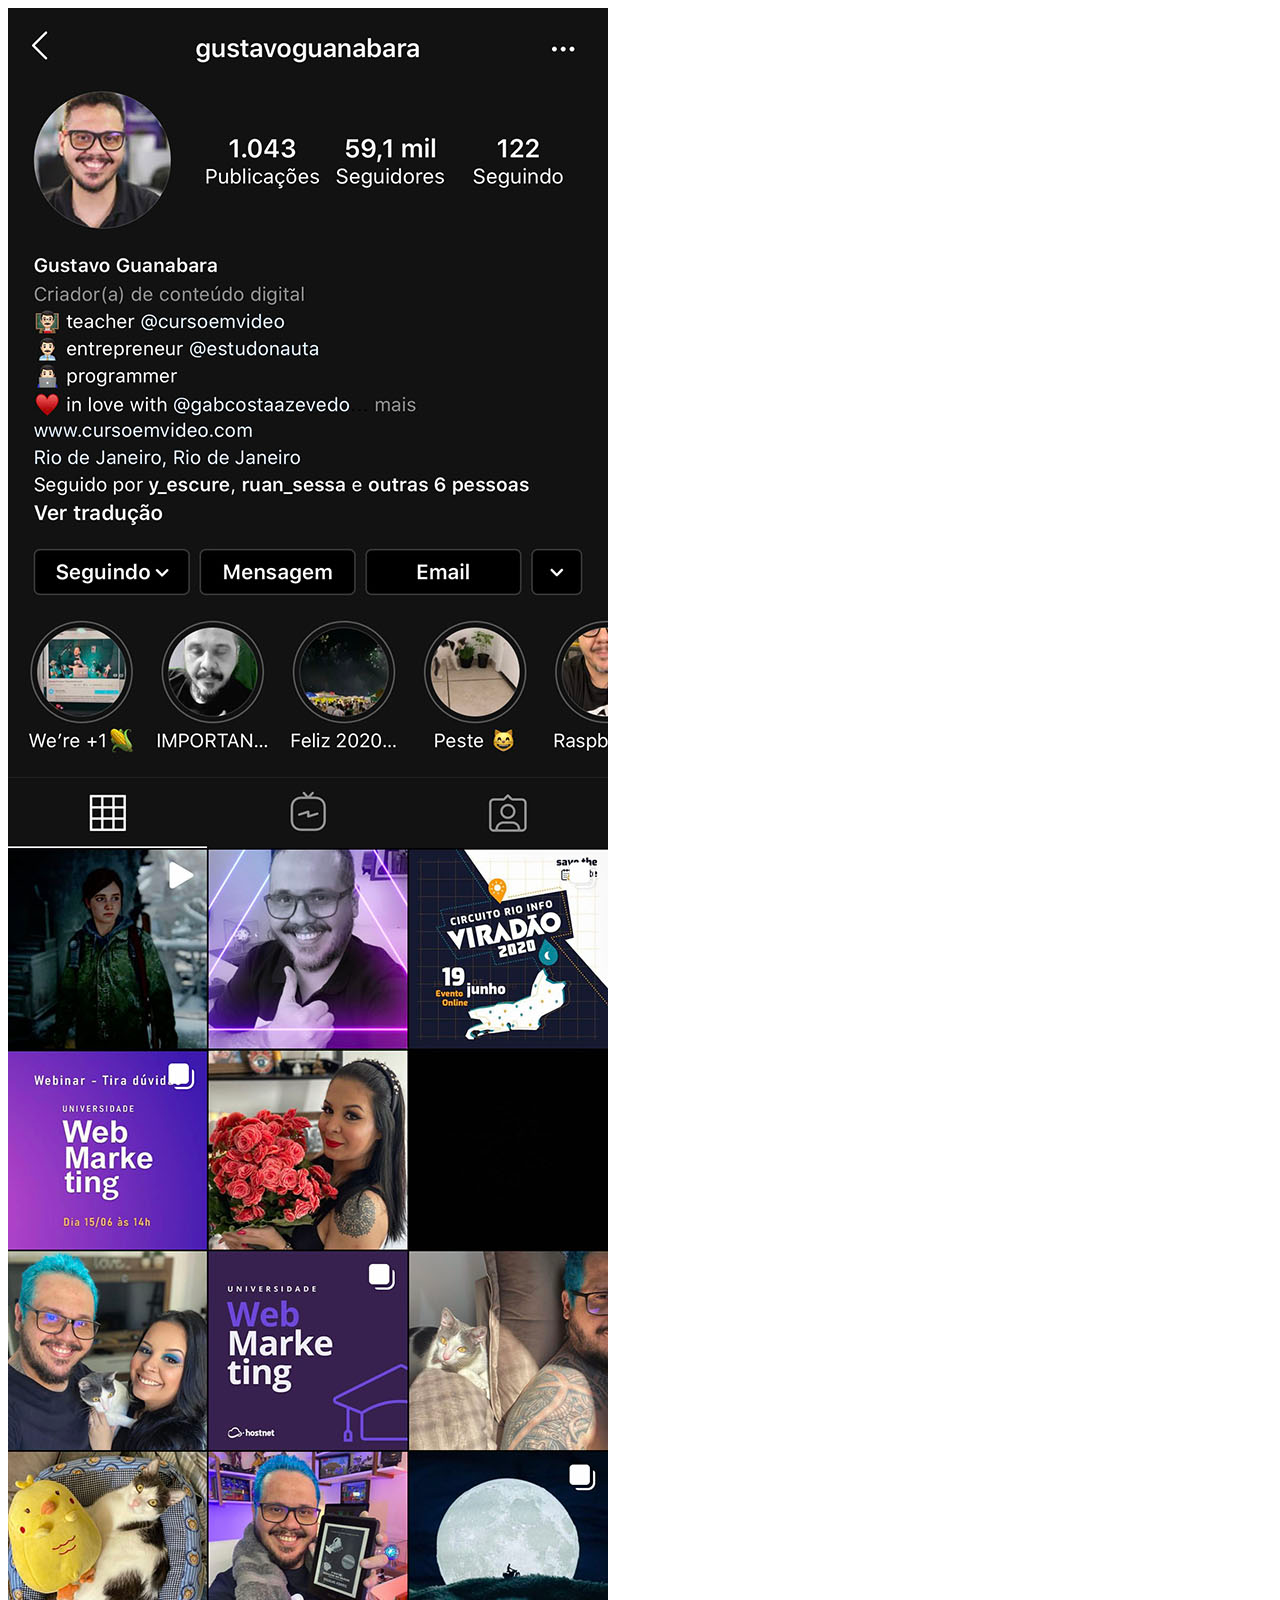
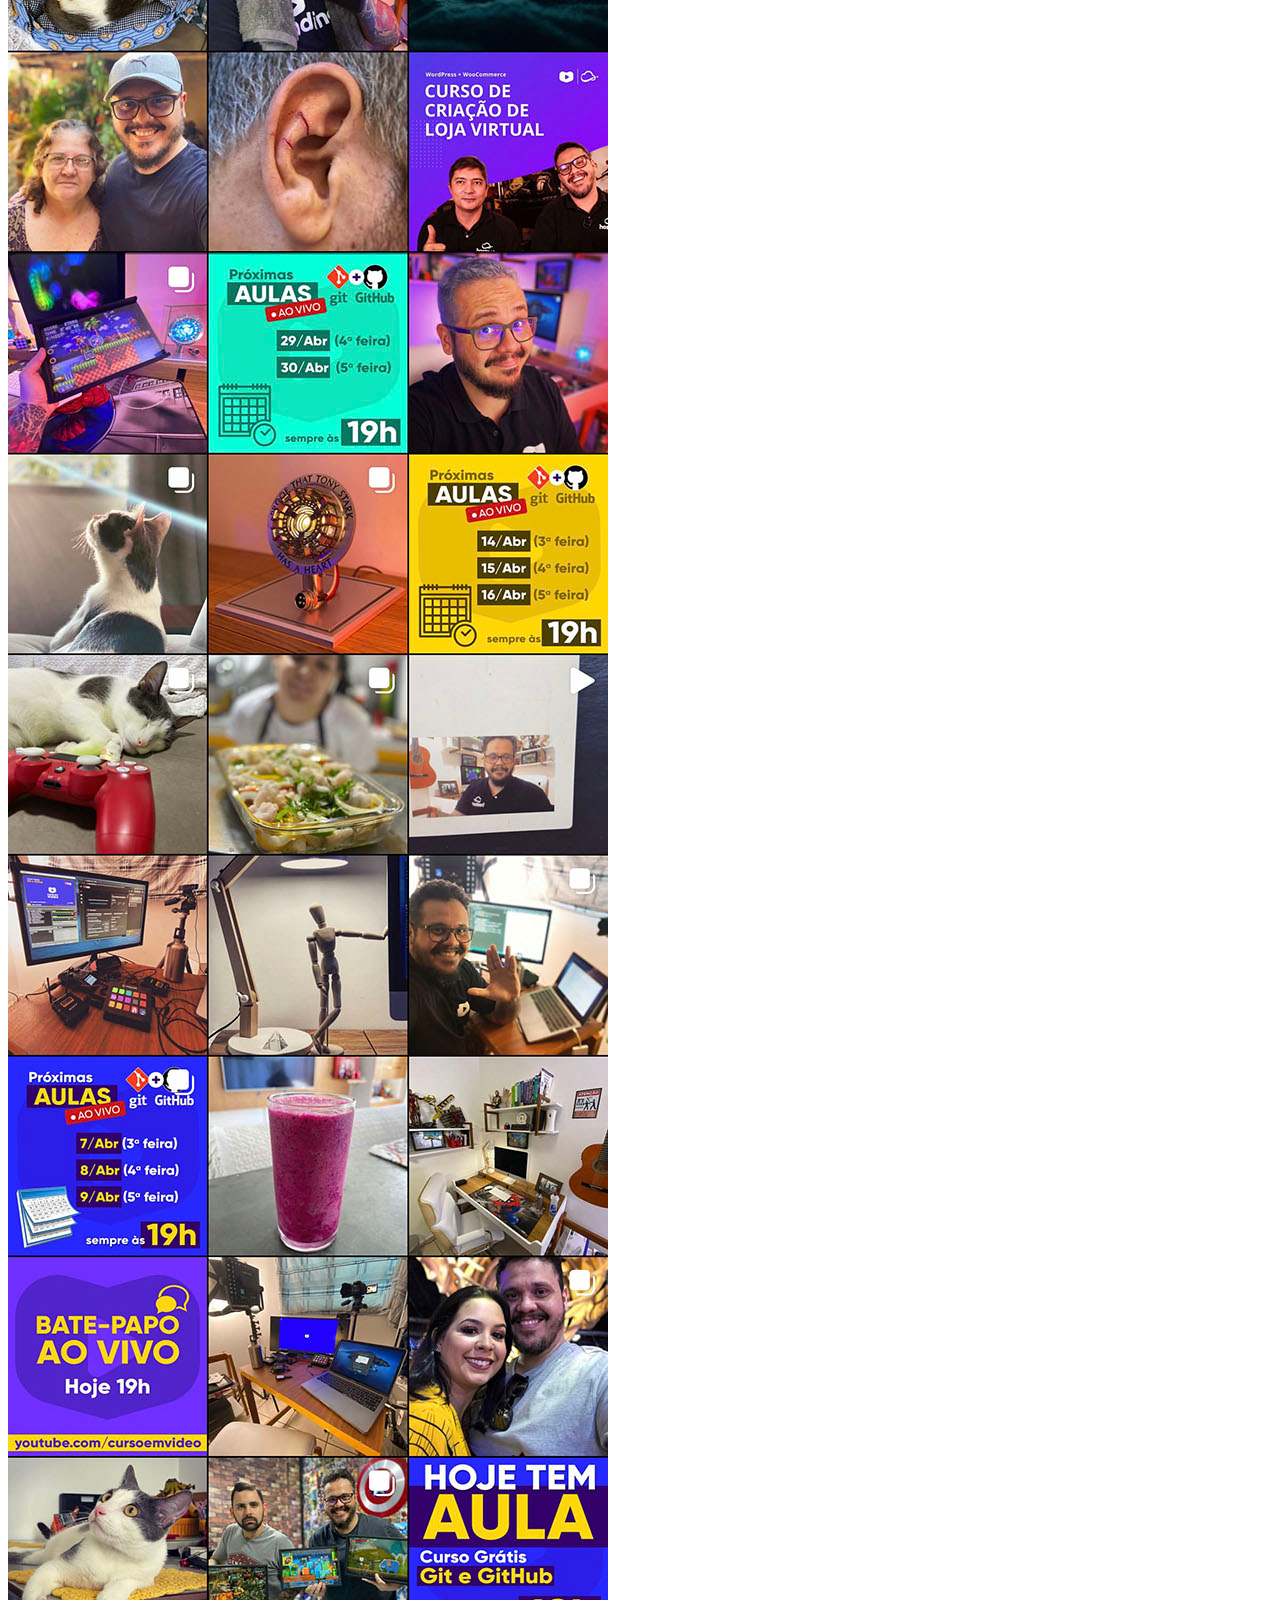
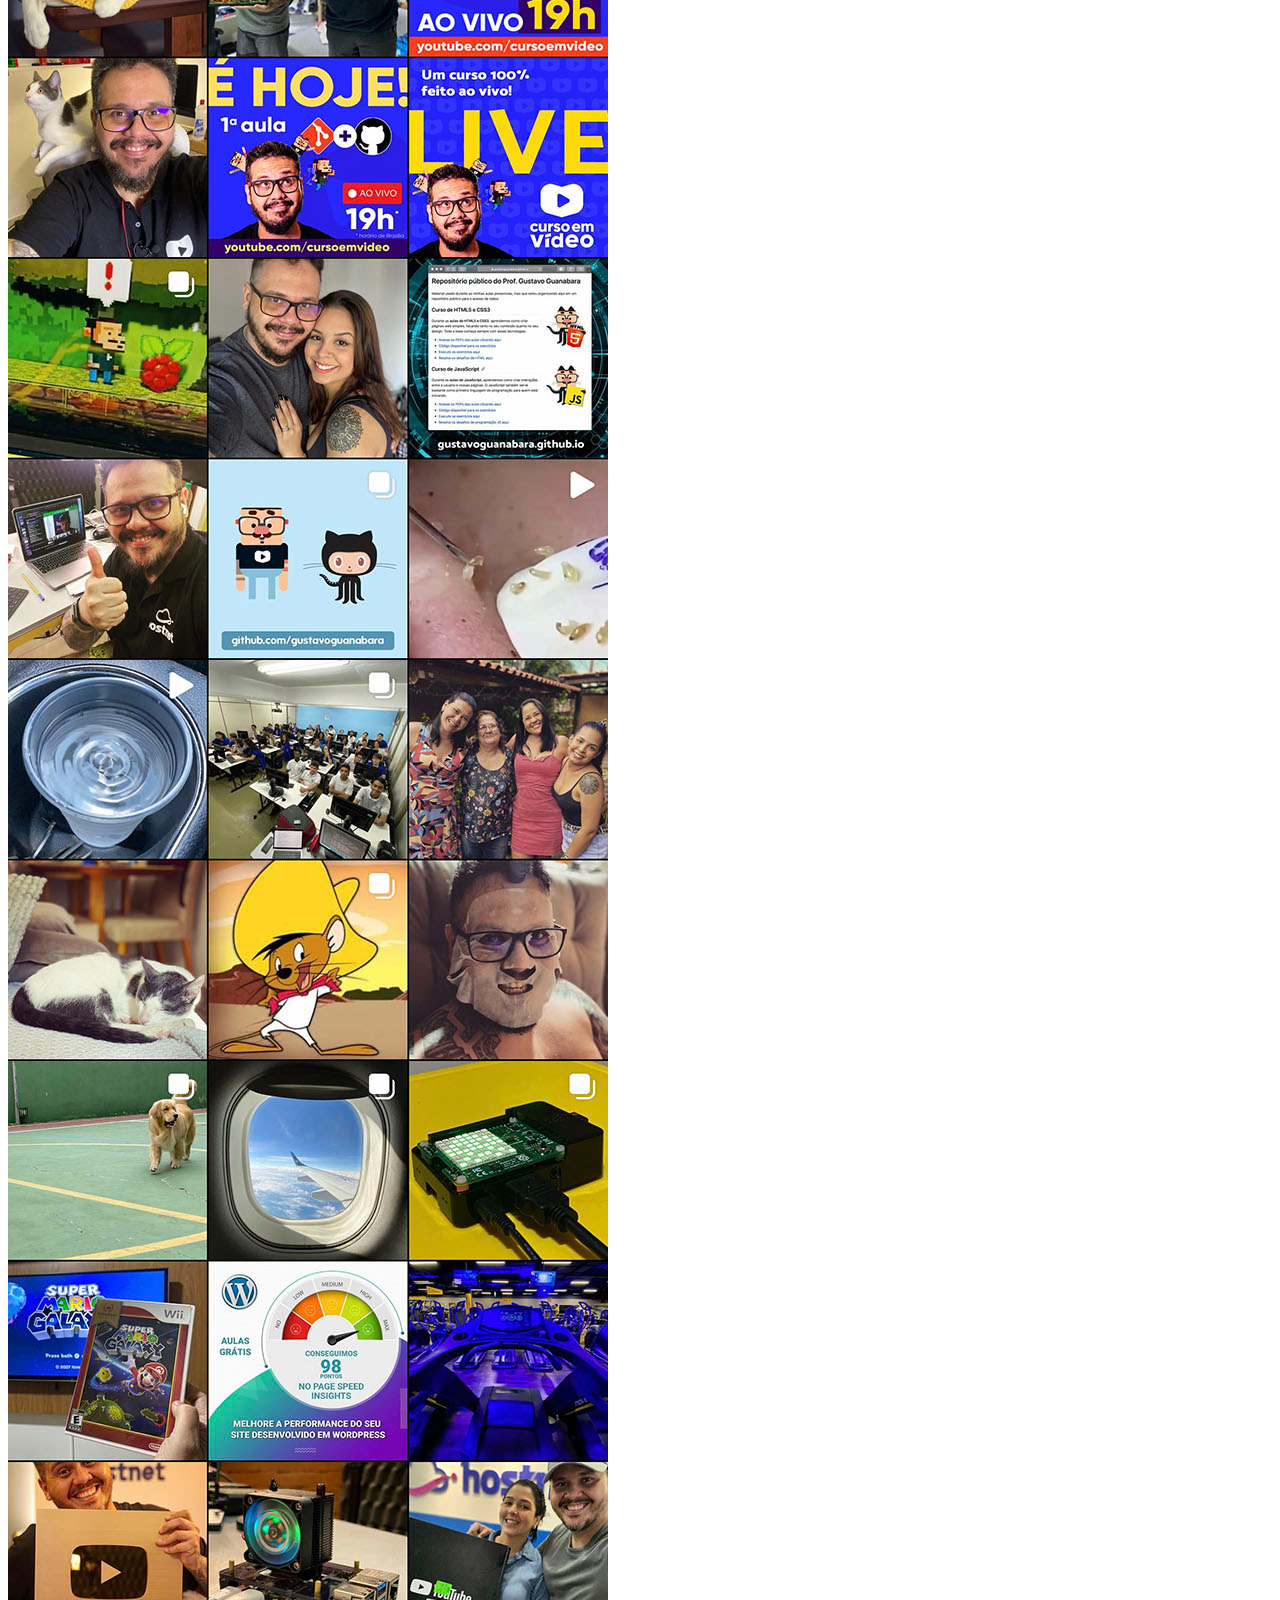
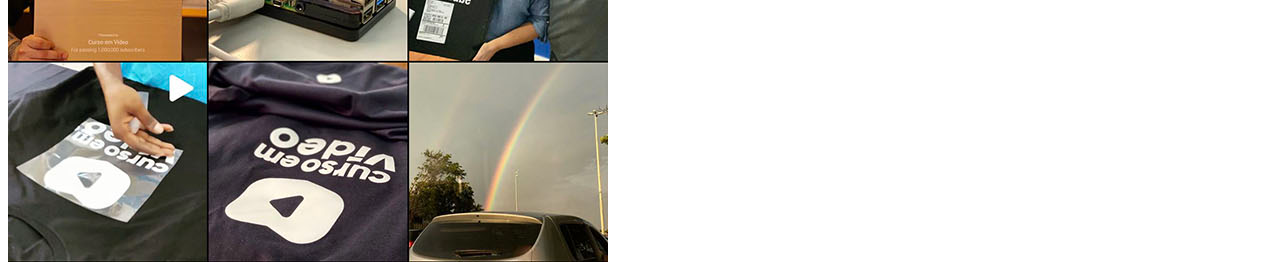
<file: pags/pag004.html>
<!DOCTYPE html>
<html lang="en">
<head>
    <meta charset="UTF-8">
    <meta http-equiv="X-UA-Compatible" content="IE=edge">
    <meta name="viewport" content="width=device-width, initial-scale=1.0">
    <title>Document</title>
</head>
<body>
    <img src="../imagens/tela-instagram.jpg" alt="">
</body>
</html>
</file>
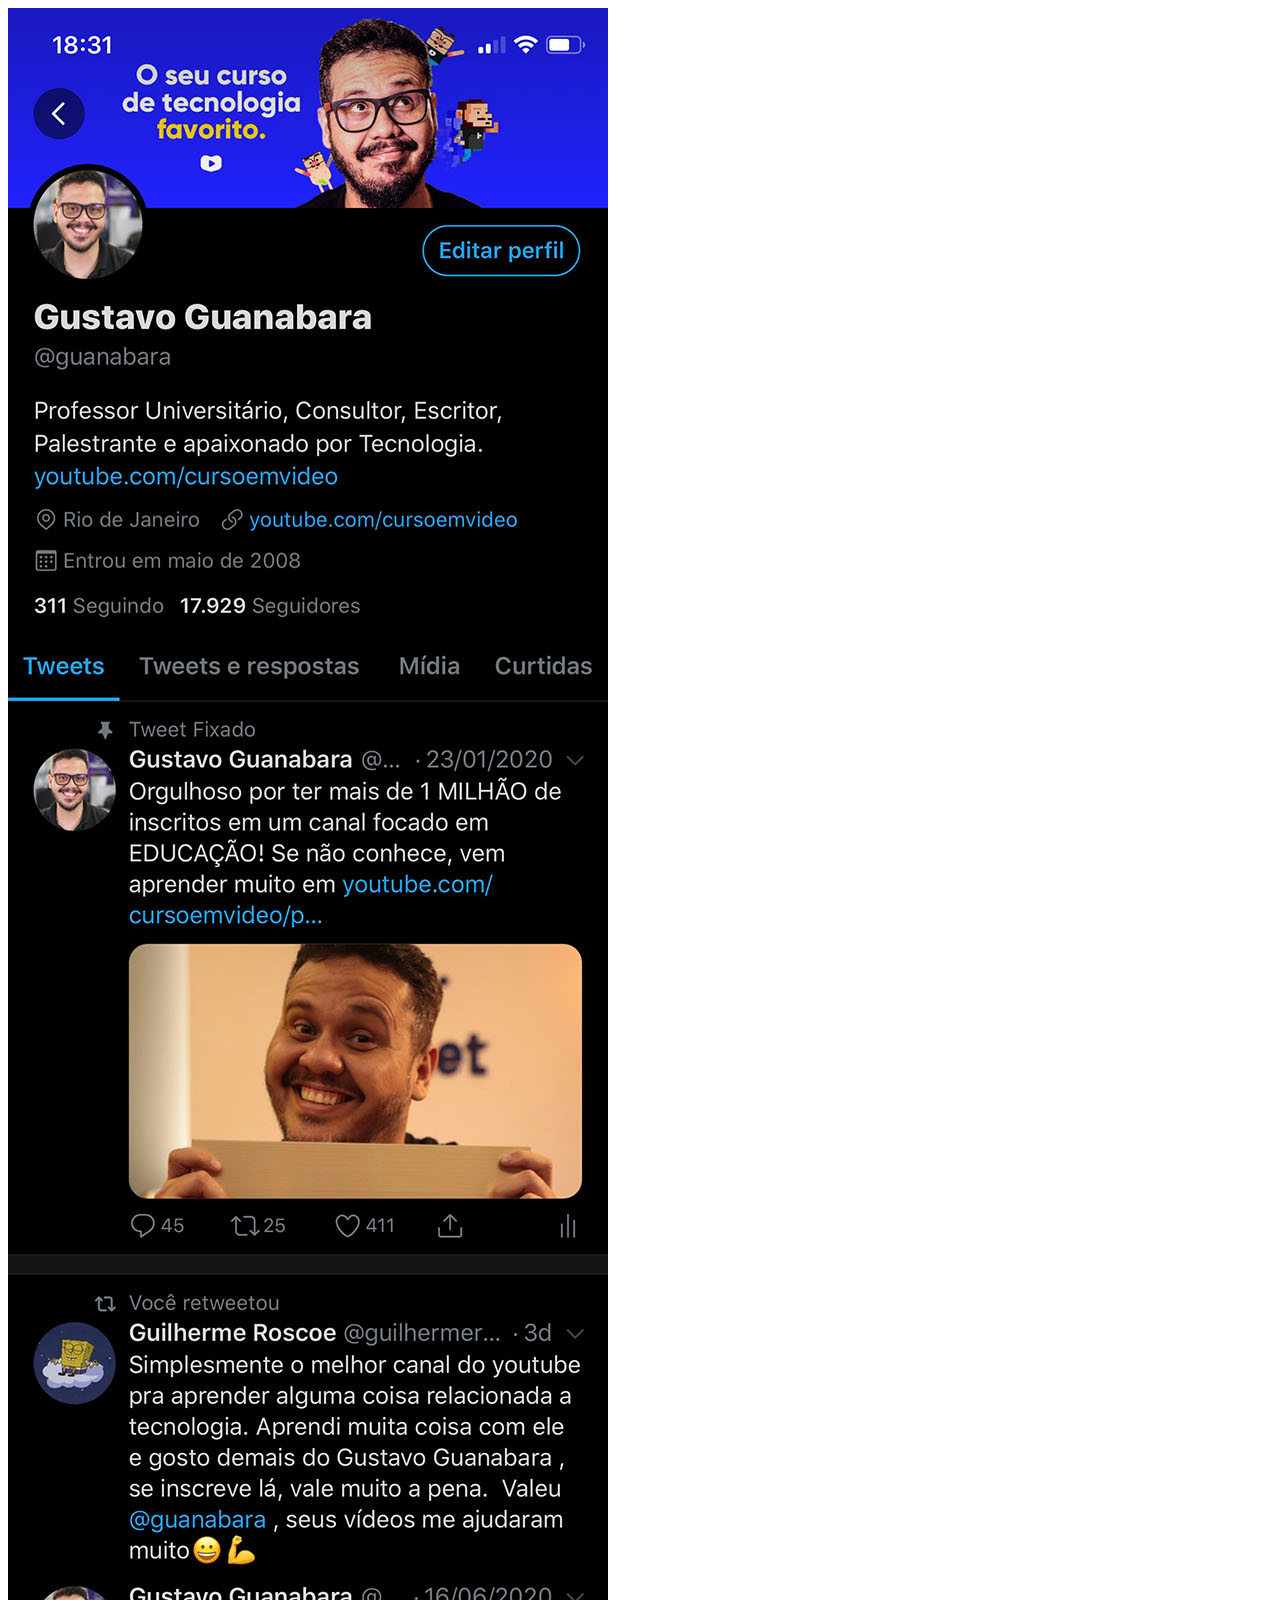
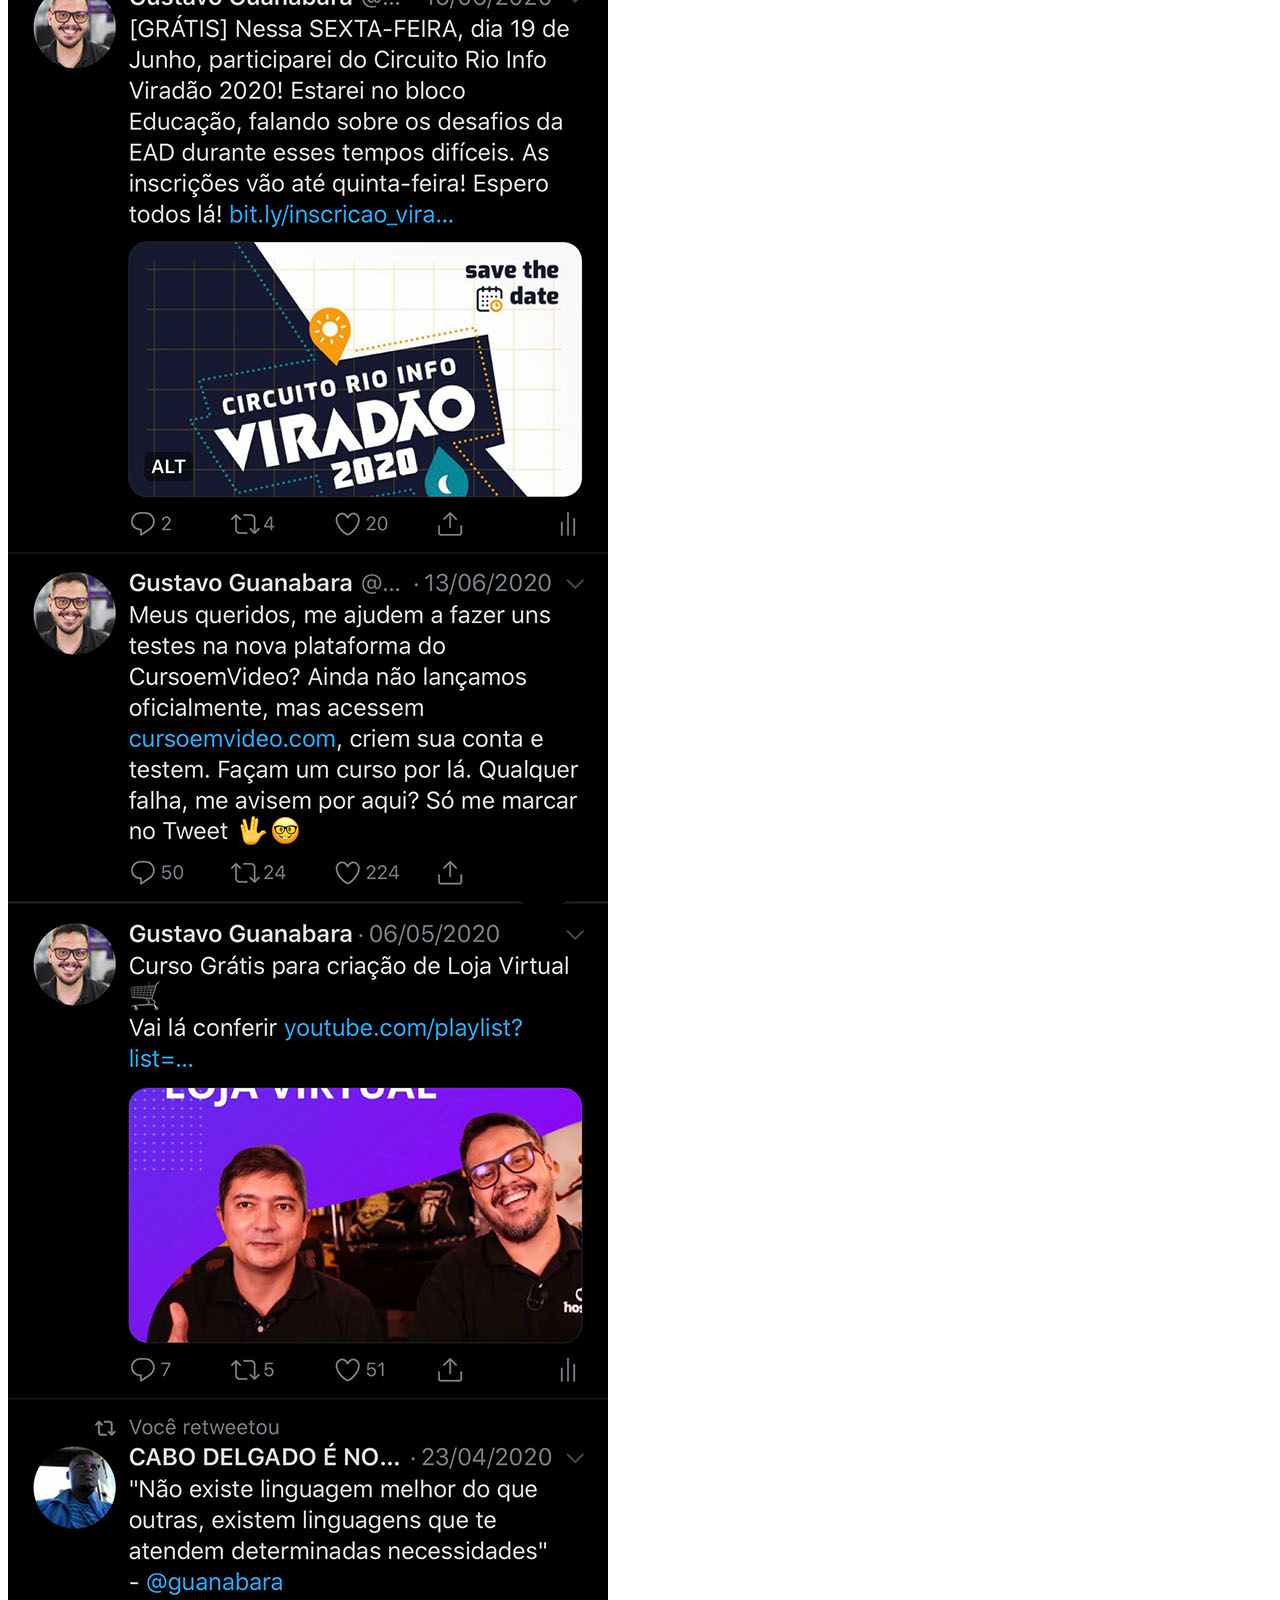
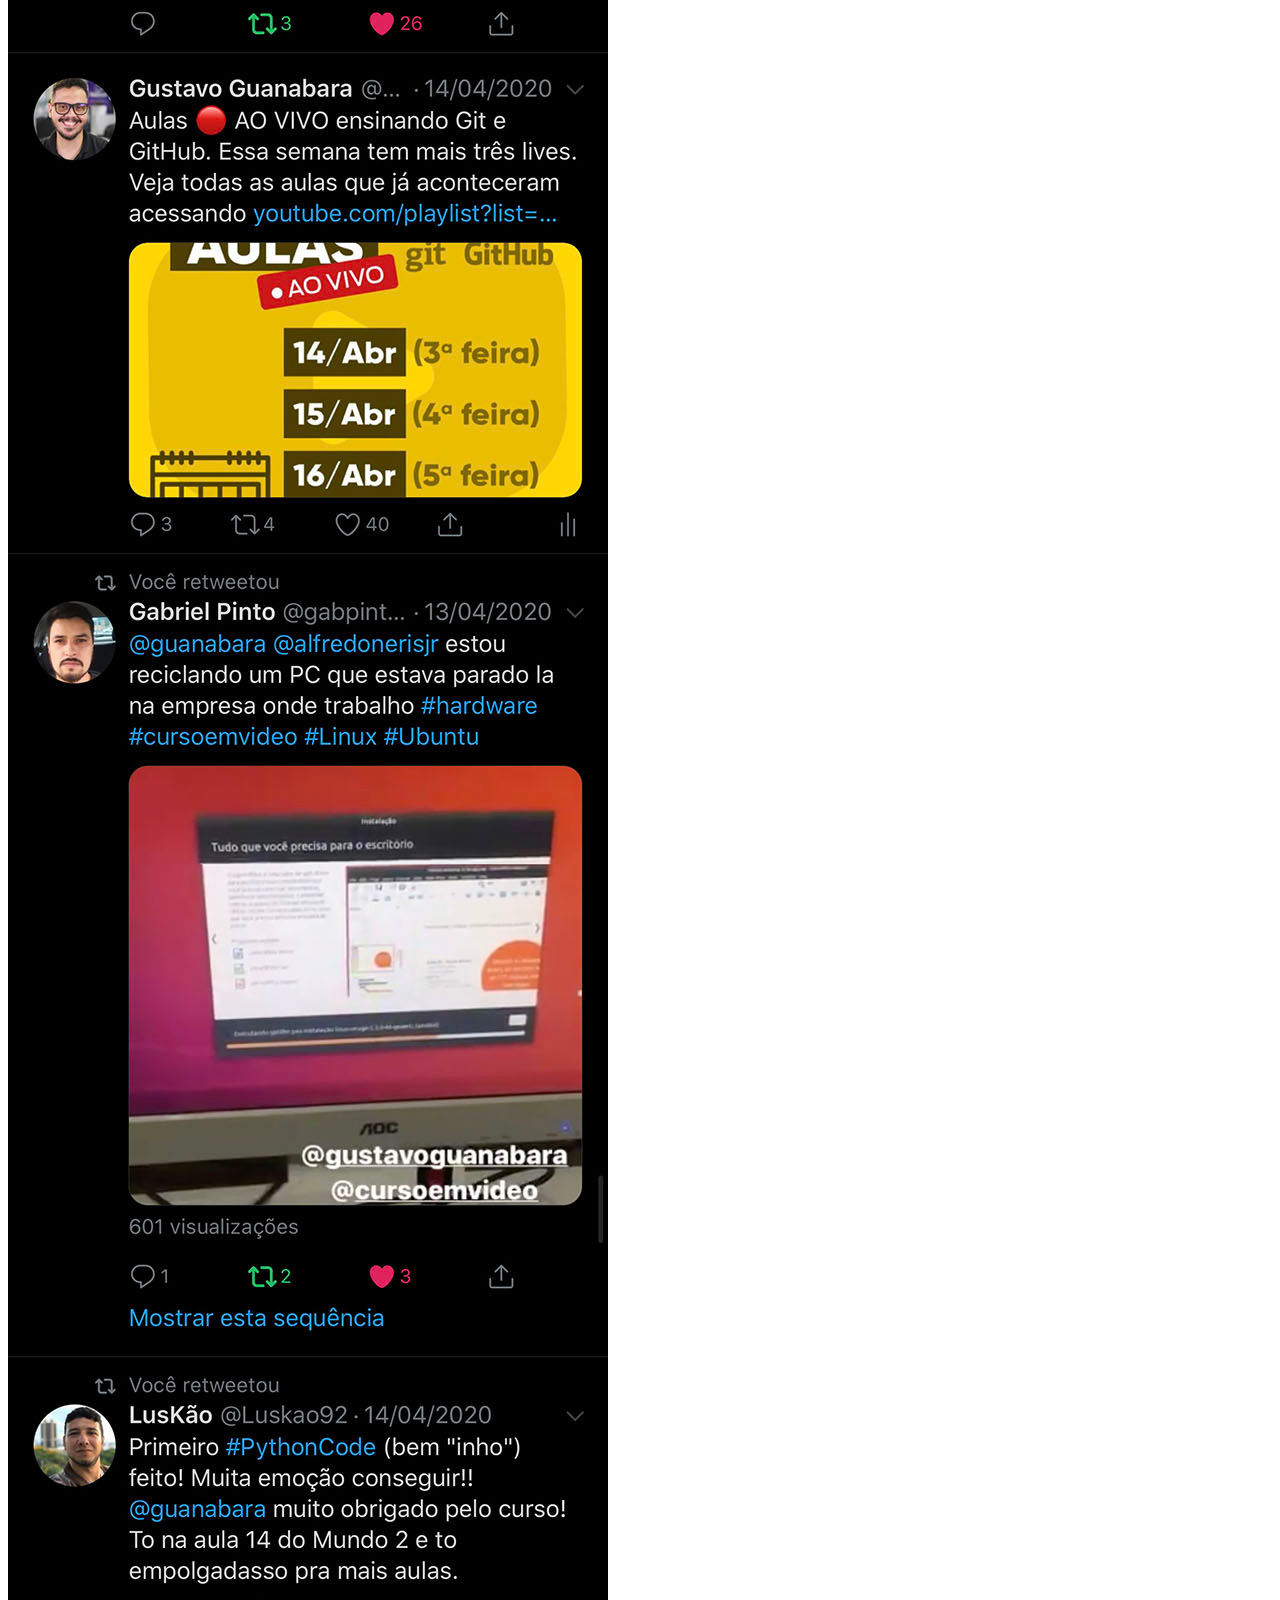
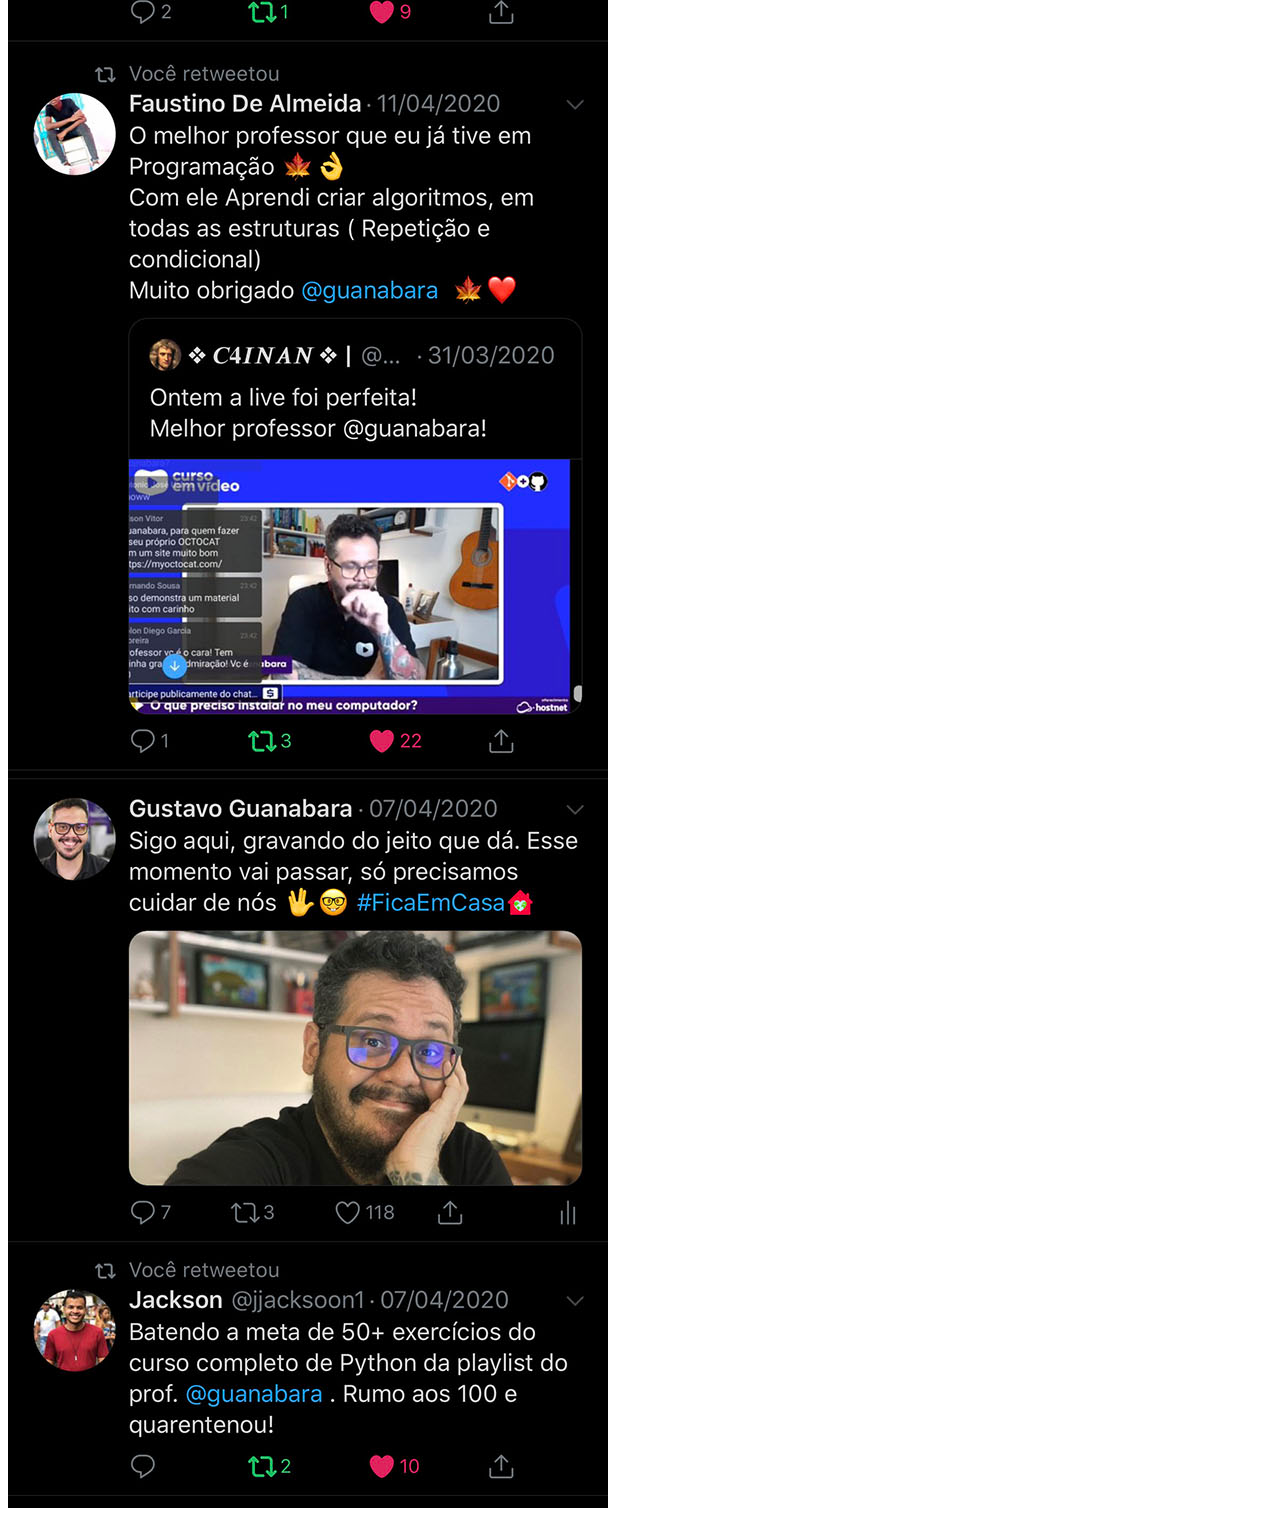
<file: pags/pag005.html>
<!DOCTYPE html>
<html lang="en">
<head>
    <meta charset="UTF-8">
    <meta http-equiv="X-UA-Compatible" content="IE=edge">
    <meta name="viewport" content="width=device-width, initial-scale=1.0">
    <title>Document</title>
</head>
<body>
    <img src="../imagens/tela-twitter.jpg" alt="">
</body>
</html>
</file>
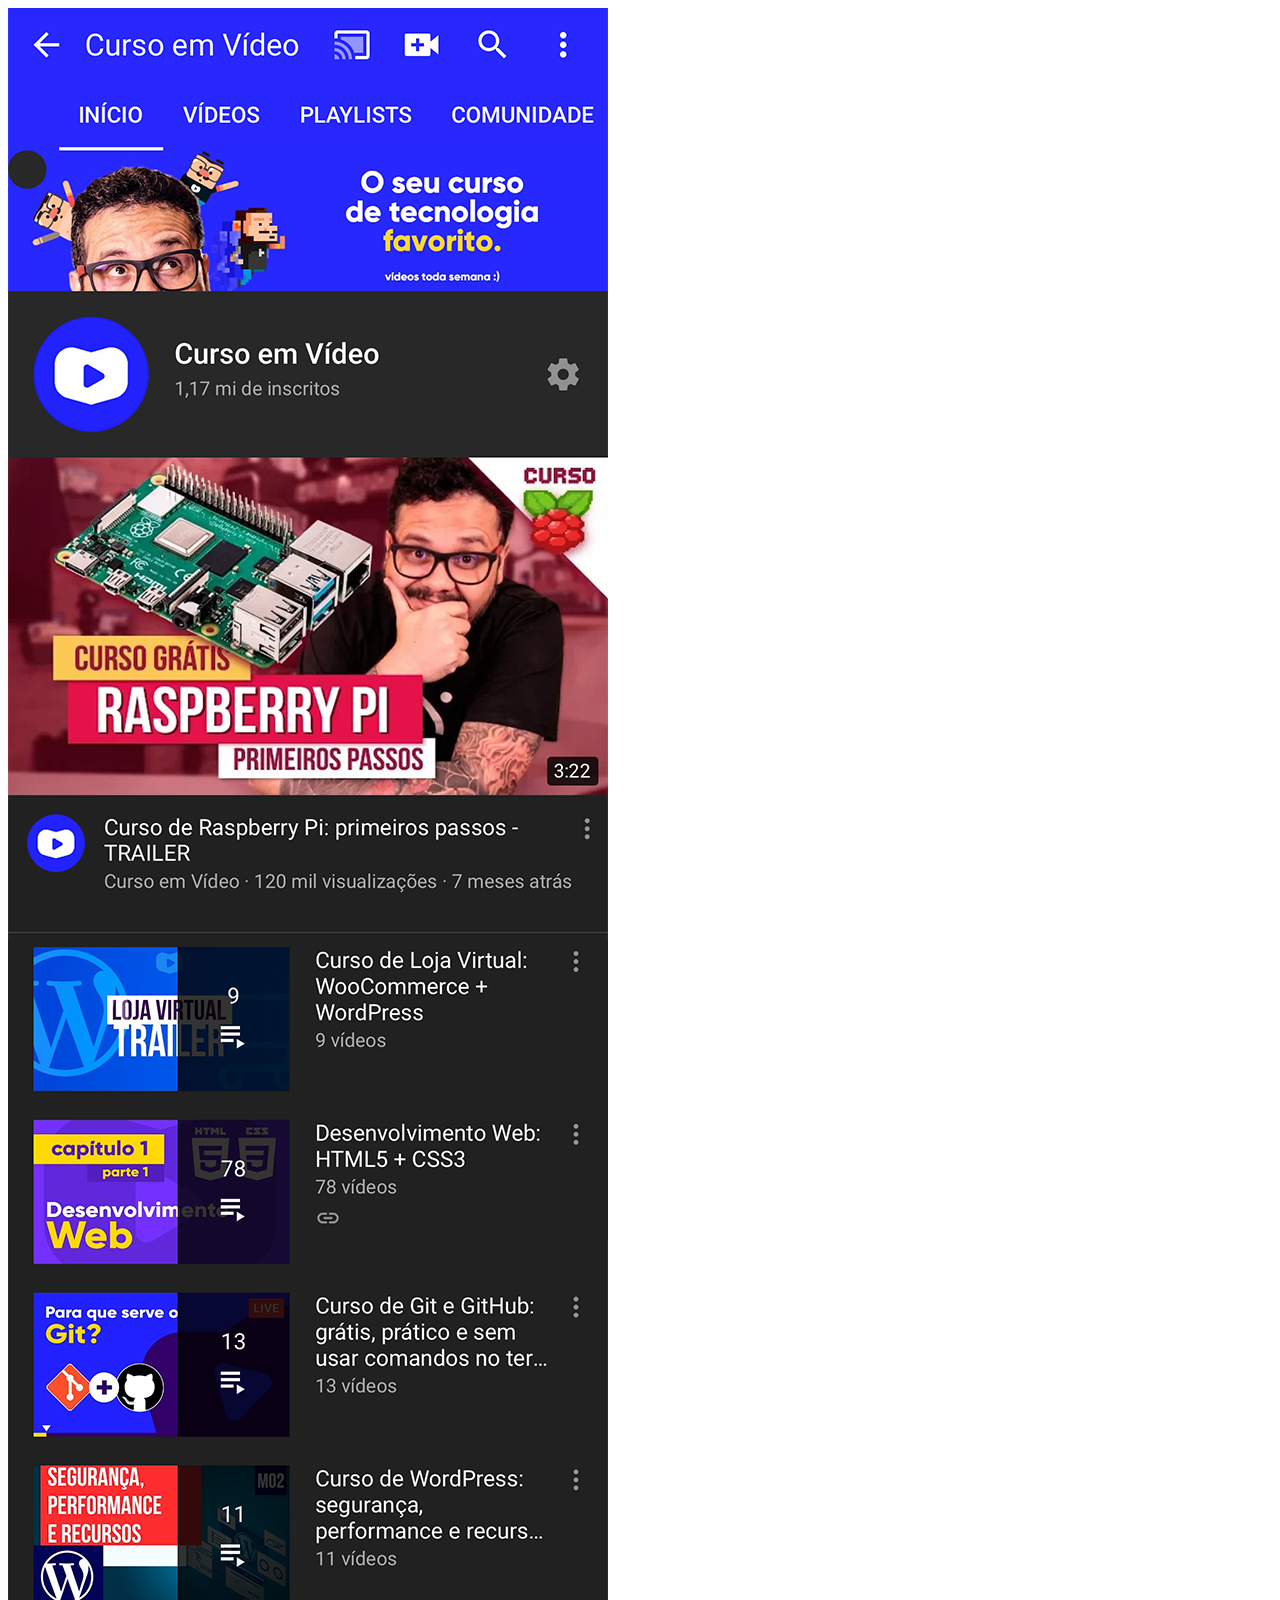
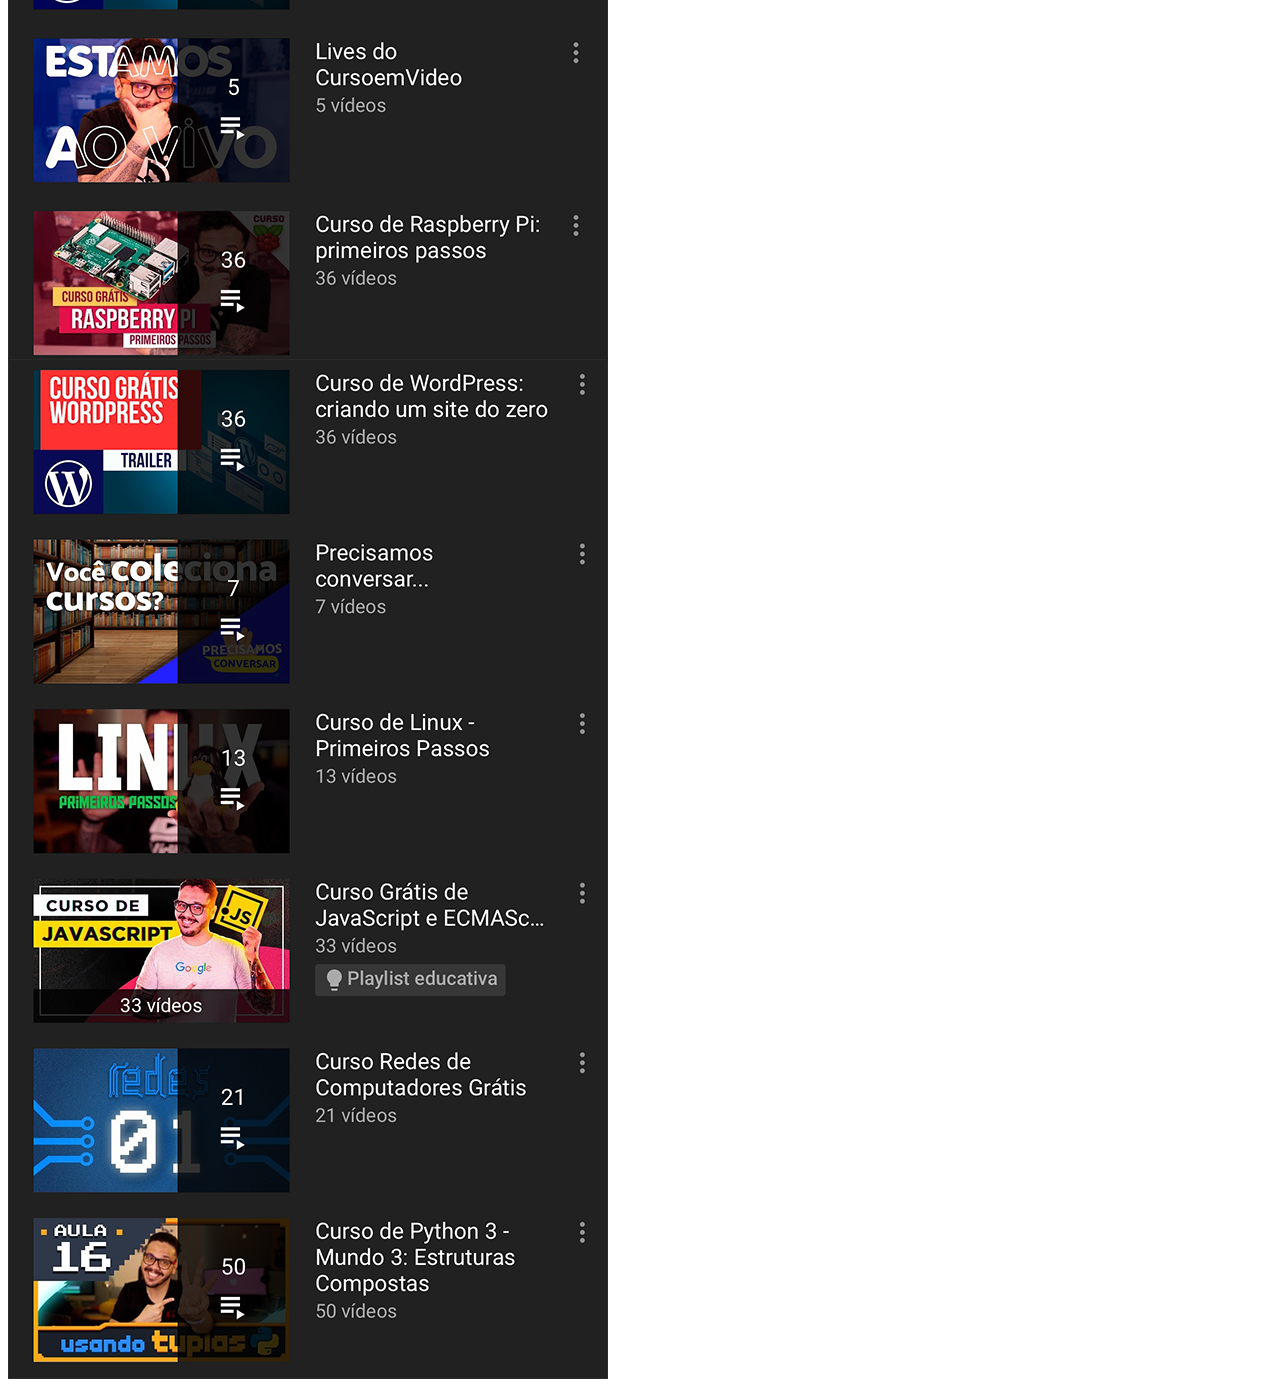
<file: pags/pag006.html>
<!DOCTYPE html>
<html lang="en">
<head>
    <meta charset="UTF-8">
    <meta http-equiv="X-UA-Compatible" content="IE=edge">
    <meta name="viewport" content="width=device-width, initial-scale=1.0">
    <title>Document</title>
</head>
<body>
    <img src="../imagens/tela-youtube.png" alt="">
</body>
</html>
</file>
<file: estilos/style.css>
* {
    padding: 0;
    margin: 0;
}

body {
    background-color: black;
    font-family: Arial, Helvetica, sans-serif;
    width: 100vw;
    height: 100vh;
}

main {
    position: relative;
    background-image: url(../imagens/fundo-madeira.jpg);
    width: 100vw;
    height: 100vh;
    background-repeat: no-repeat;
    background-size: cover;
    background-position: top center;
}

#telefone {
    position: absolute;
    background-image: url(../imagens/frame-iphone.png);
    width: 311px;
    height: 627px;
    top: 50%;
    left: 50%;
    transform: translate(-50%, -50%);
}

#tela {
    position: relative;
    height: 75.5%;
    width: 86.5%;
    top: 79px;
    left: 21px;
}

#redessociais {
    text-align: right;
}

#redessociais img {
    width: 50px;
    margin: 10px;
    border-radius: 100%;
    box-shadow: 2px 2px 2px rgba(0, 0, 0, 0.356);
    box-sizing: border-box;
}

section#redessociais img:hover {
    border: 1px solid rgba(255, 255, 255, 0.534);
    transform: translate(-4px, -4px);
    box-shadow: 5px 5px 10px rgba(0, 0, 0, 0.301);
    transition: transform 0.2s, border 0.2s;
}
</file>
<file: estilos/social.css>
* {
    margin: 0;
    padding: 0;
    font-family: Arial, Helvetica, sans-serif;
}

::-webkit-scrollbar {
    width: 0px;
    height: 0px;
}

img {
    width: 100vw;
}

a {
    display: block;
    background-color: darkred;
    font-size: 2em;
    font-weight: bolder;
    text-align: center;
    color: white;
    text-decoration: none;
    padding: 5px;
}

a:hover {
    text-decoration: underline;
    color: rgba(255, 255, 0, 0.459);
}
</file>
